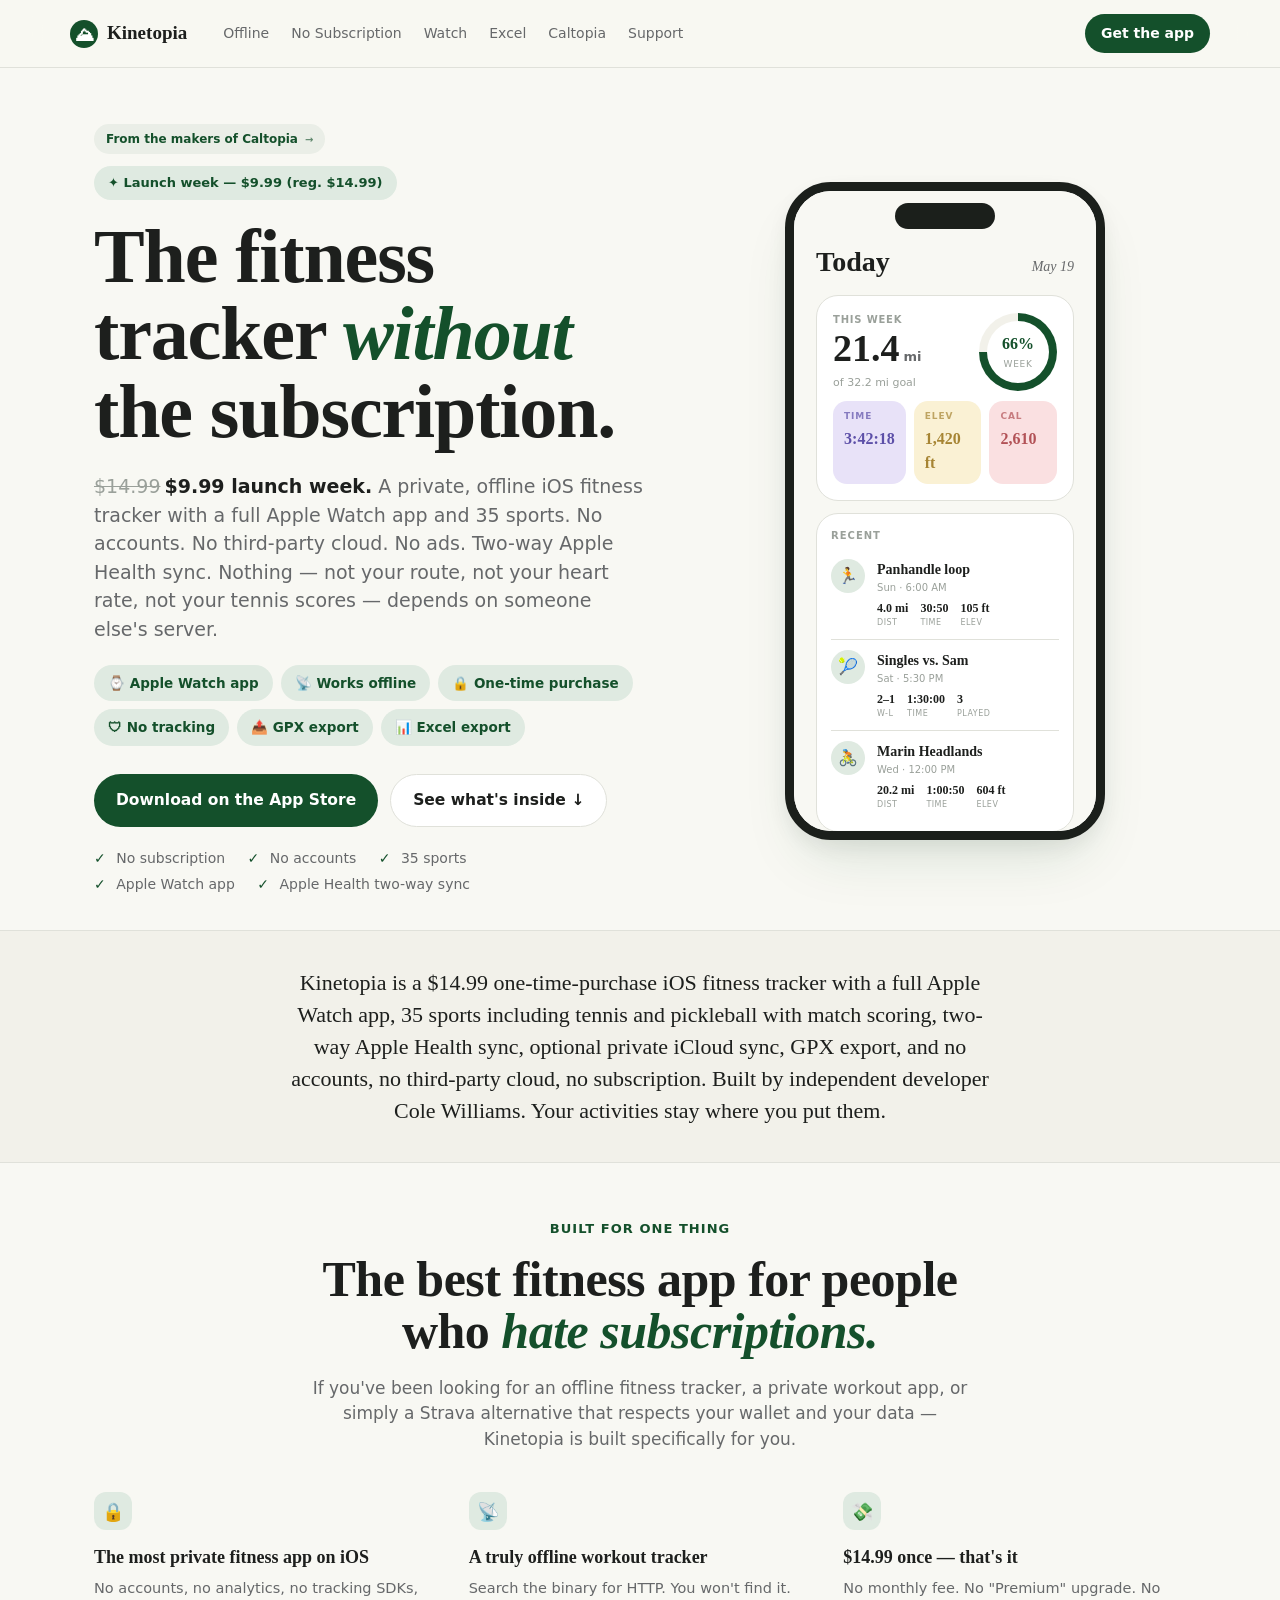
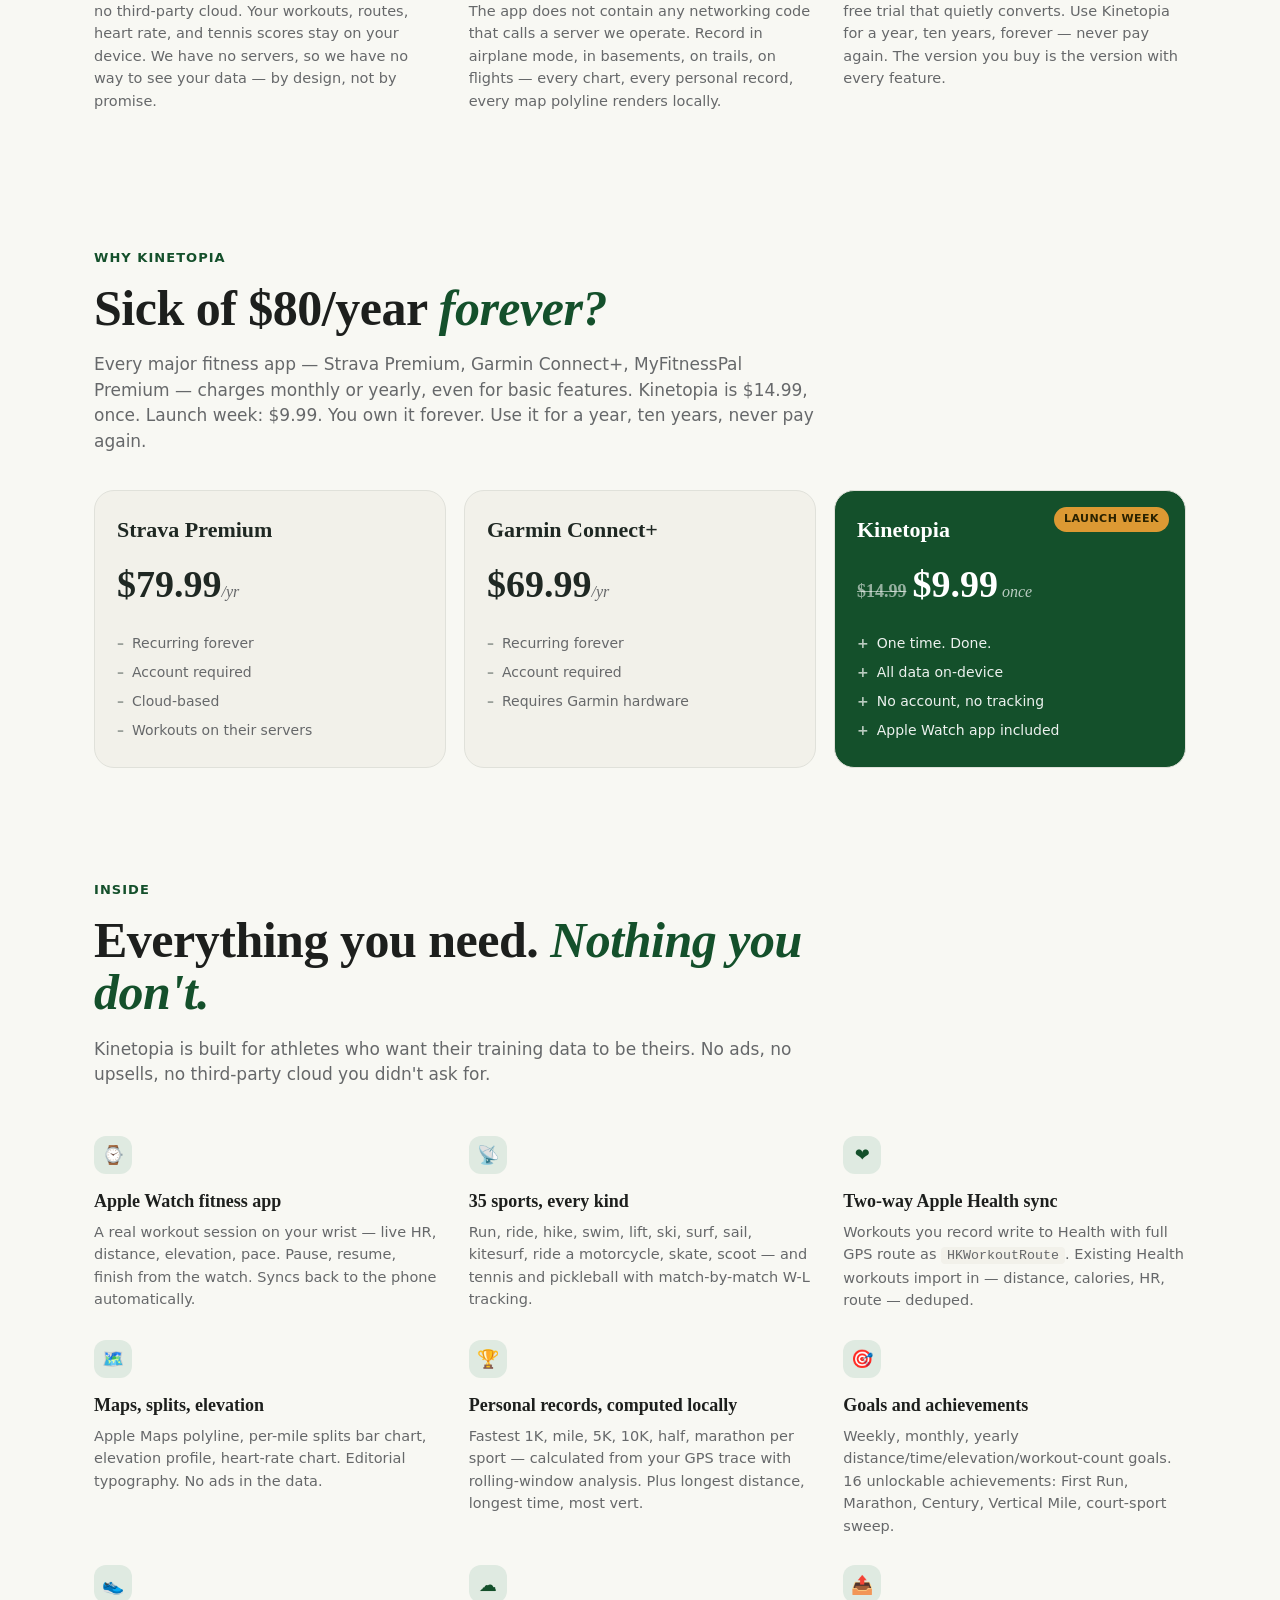
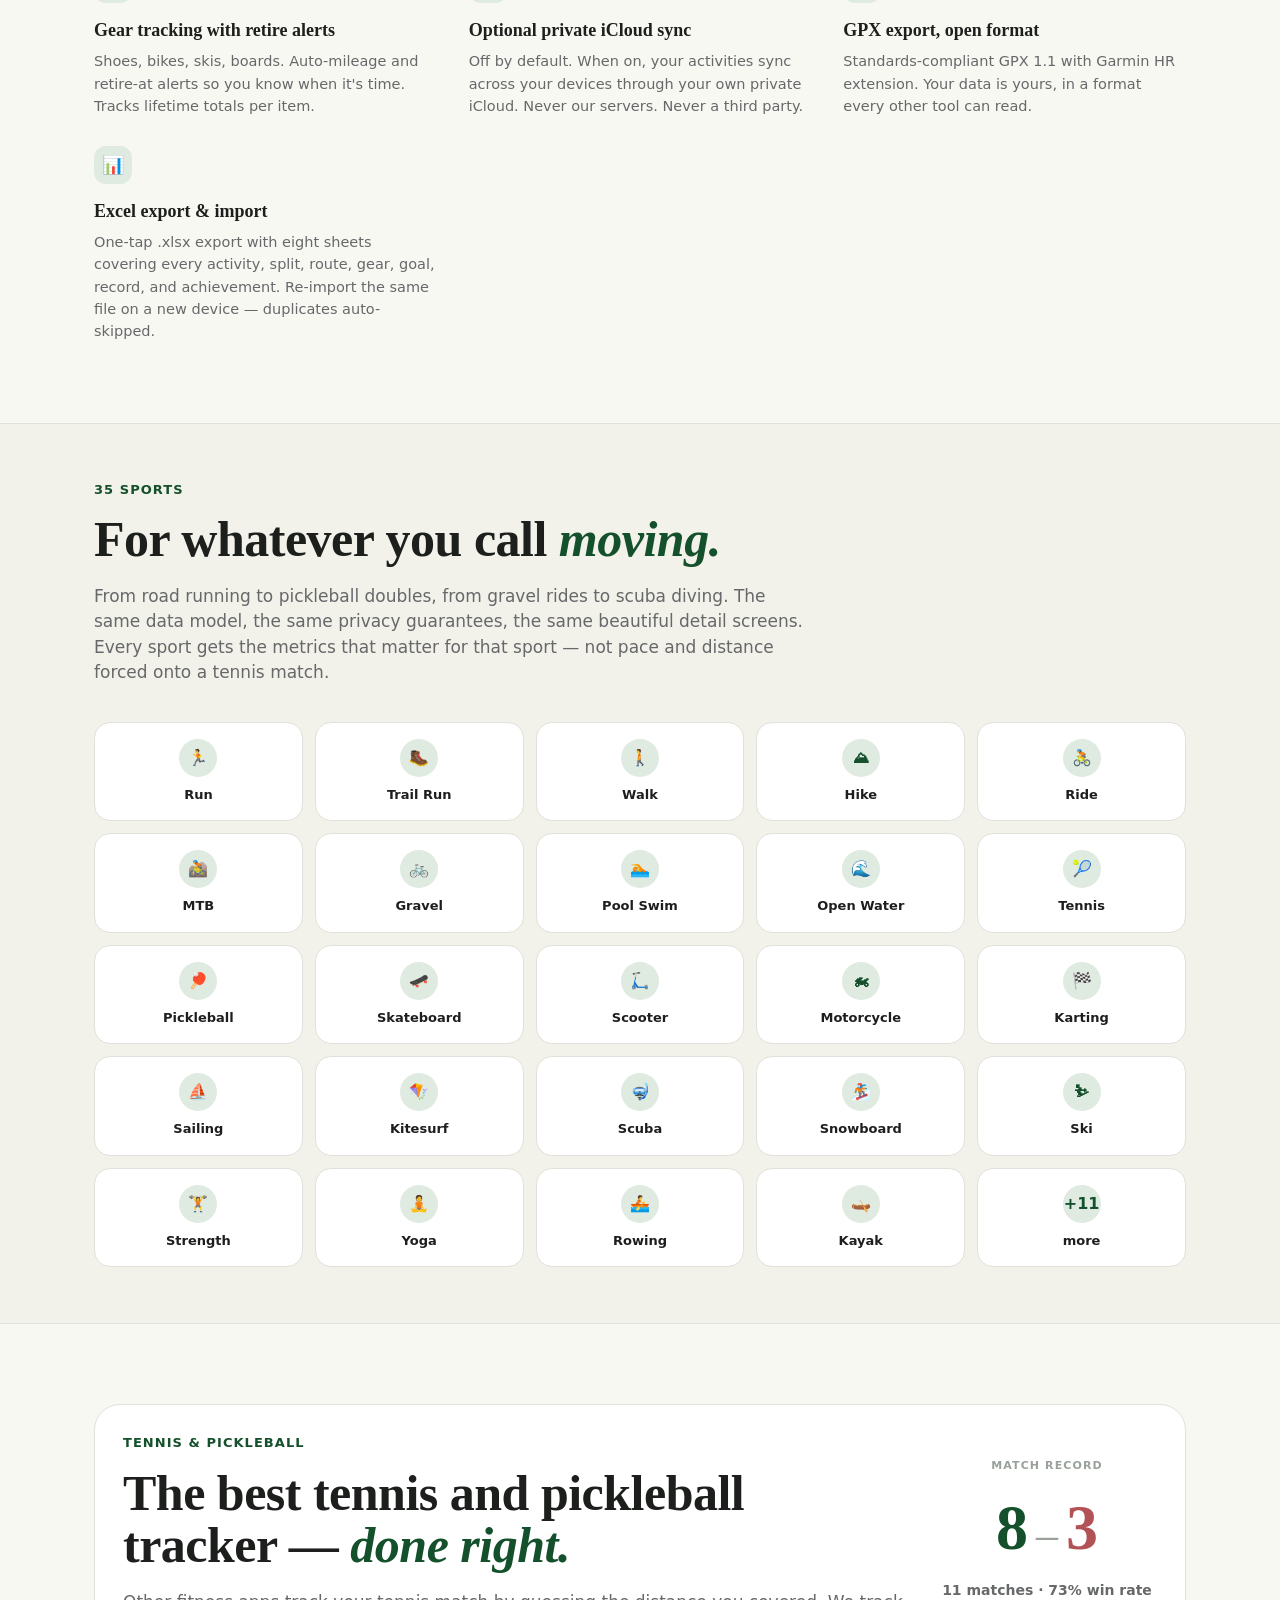
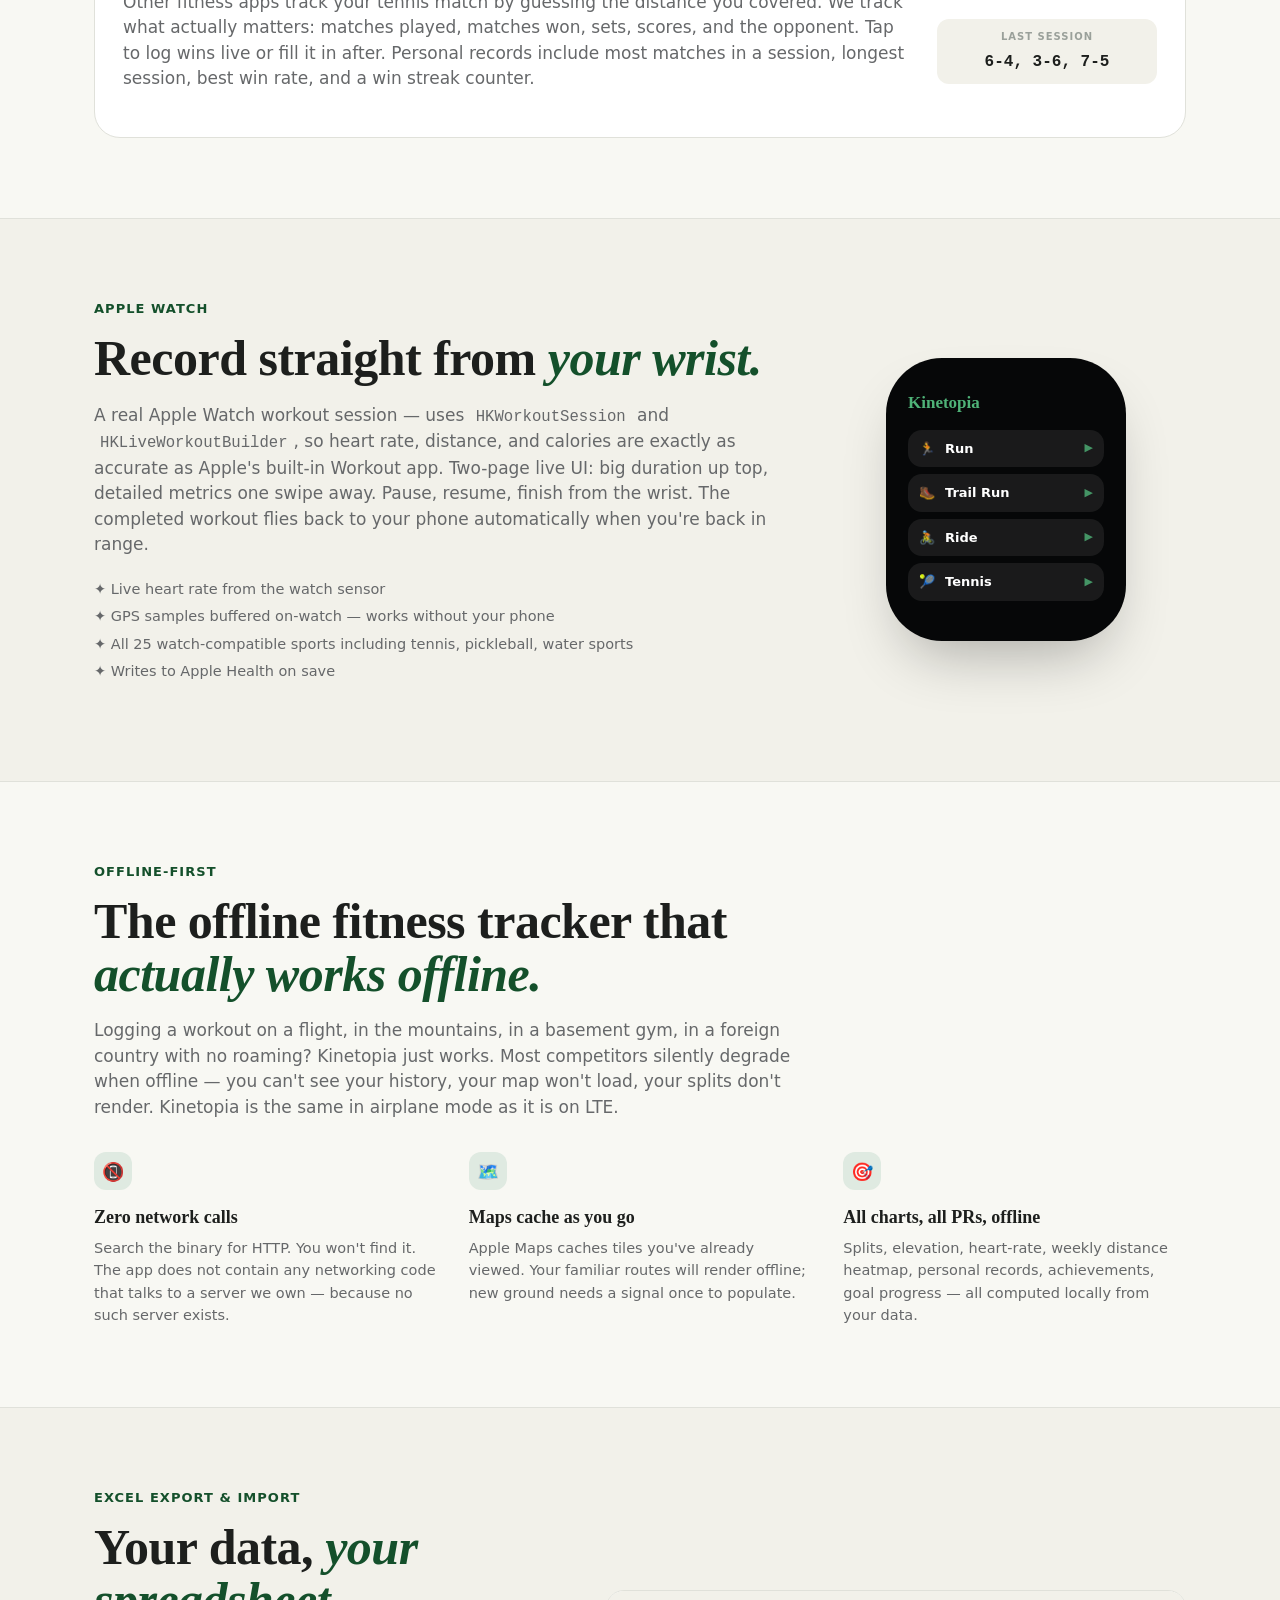
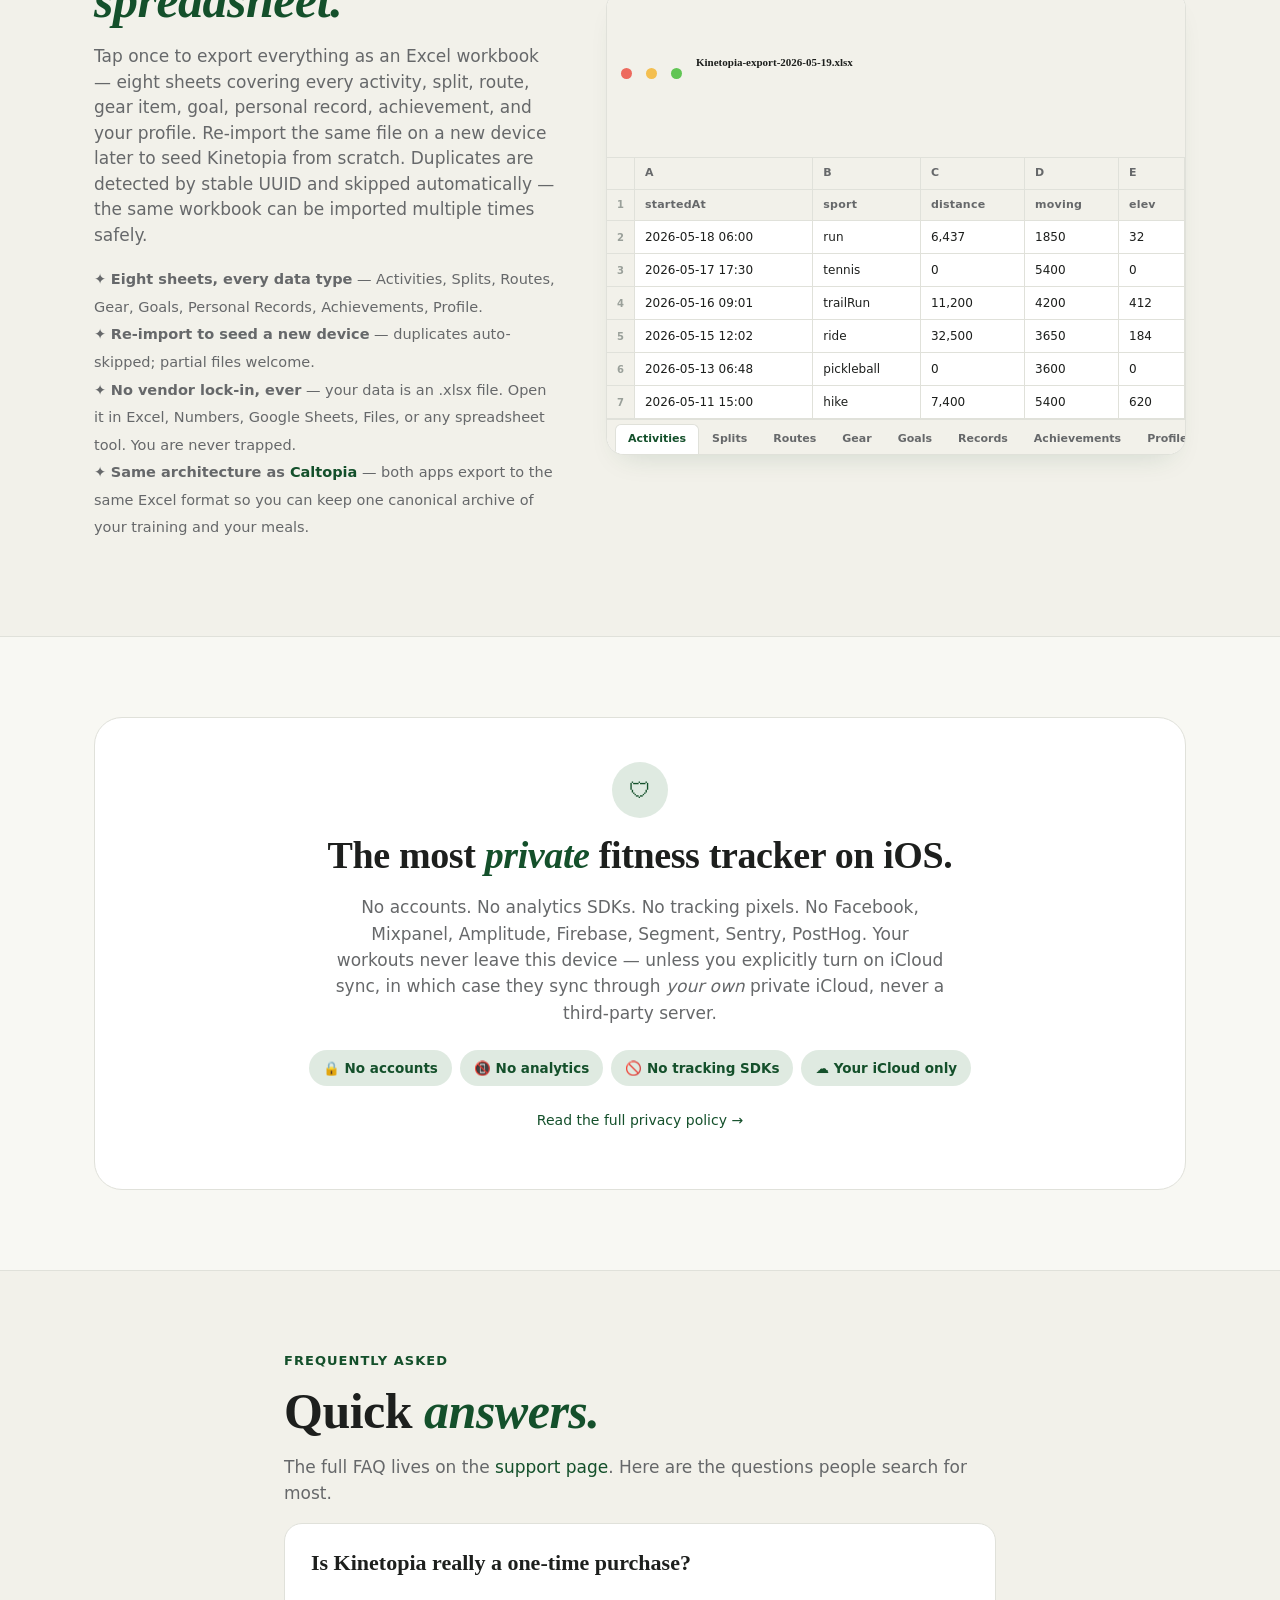
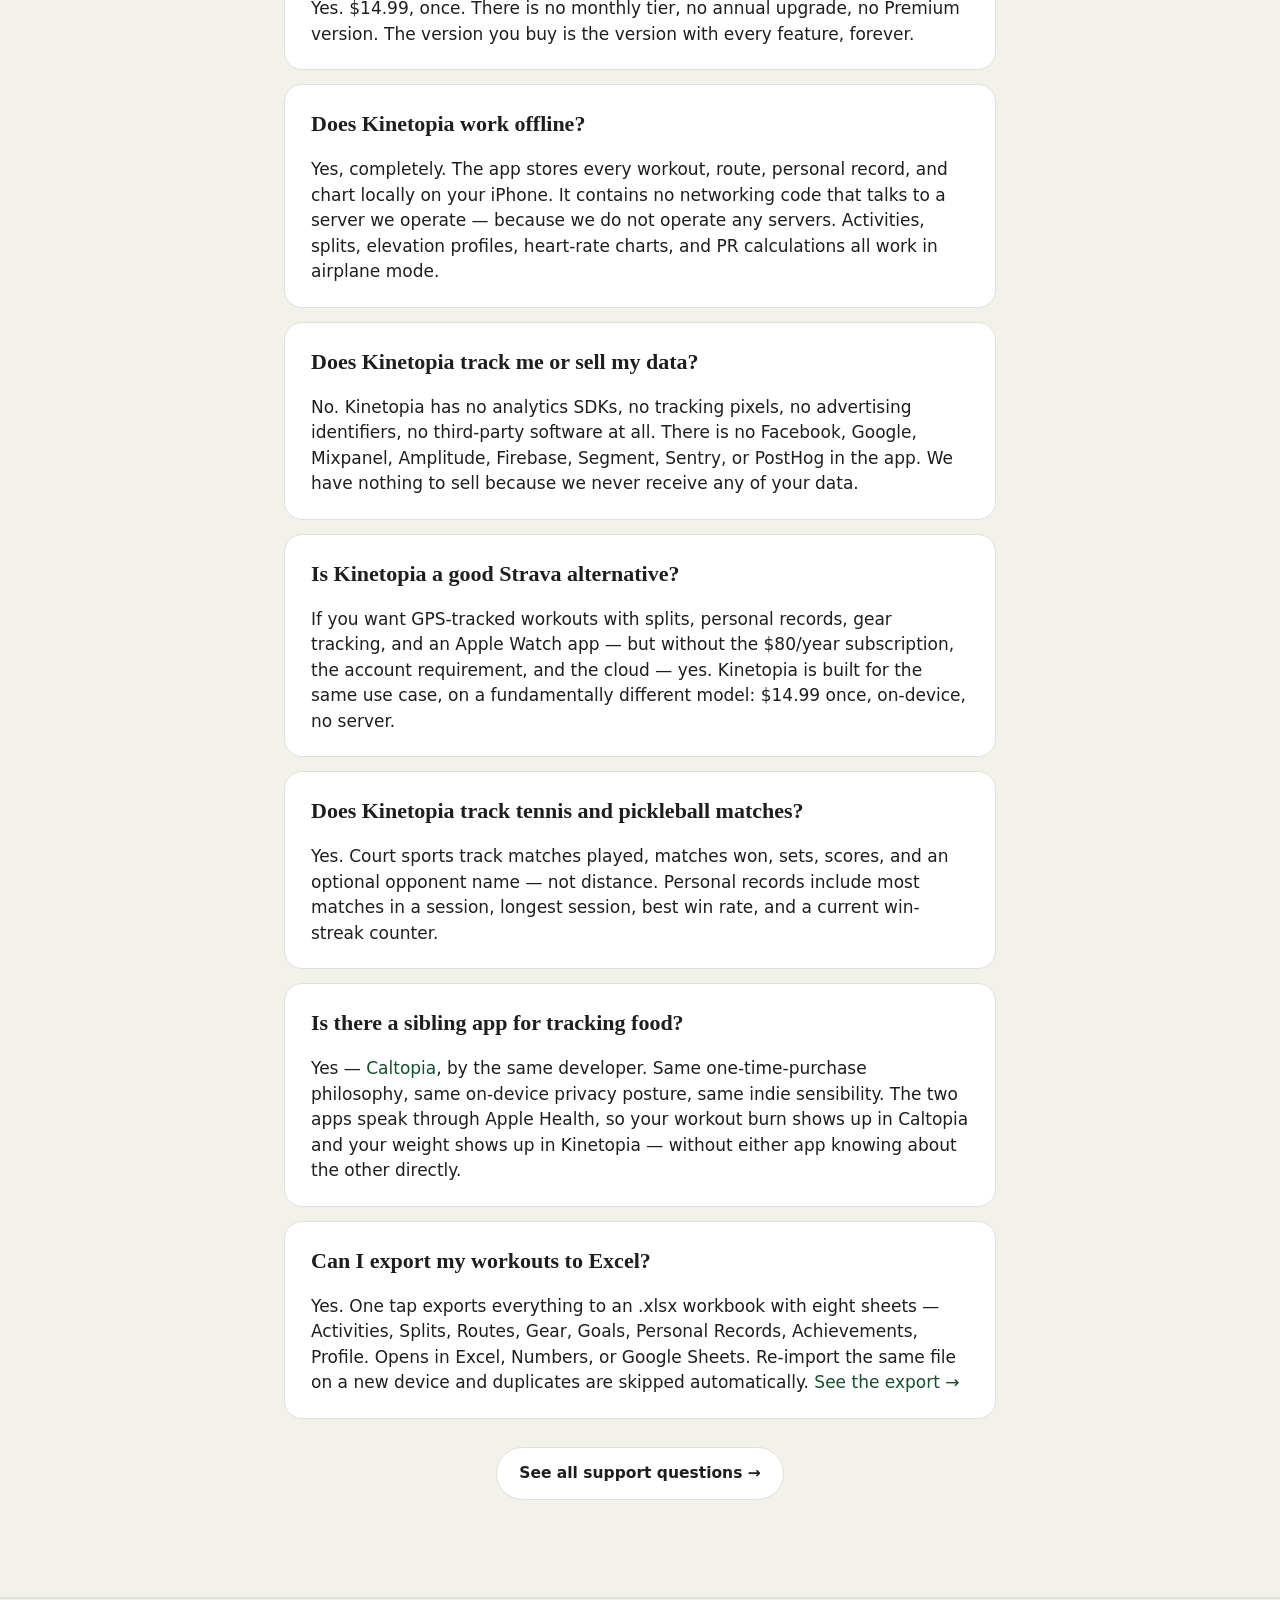
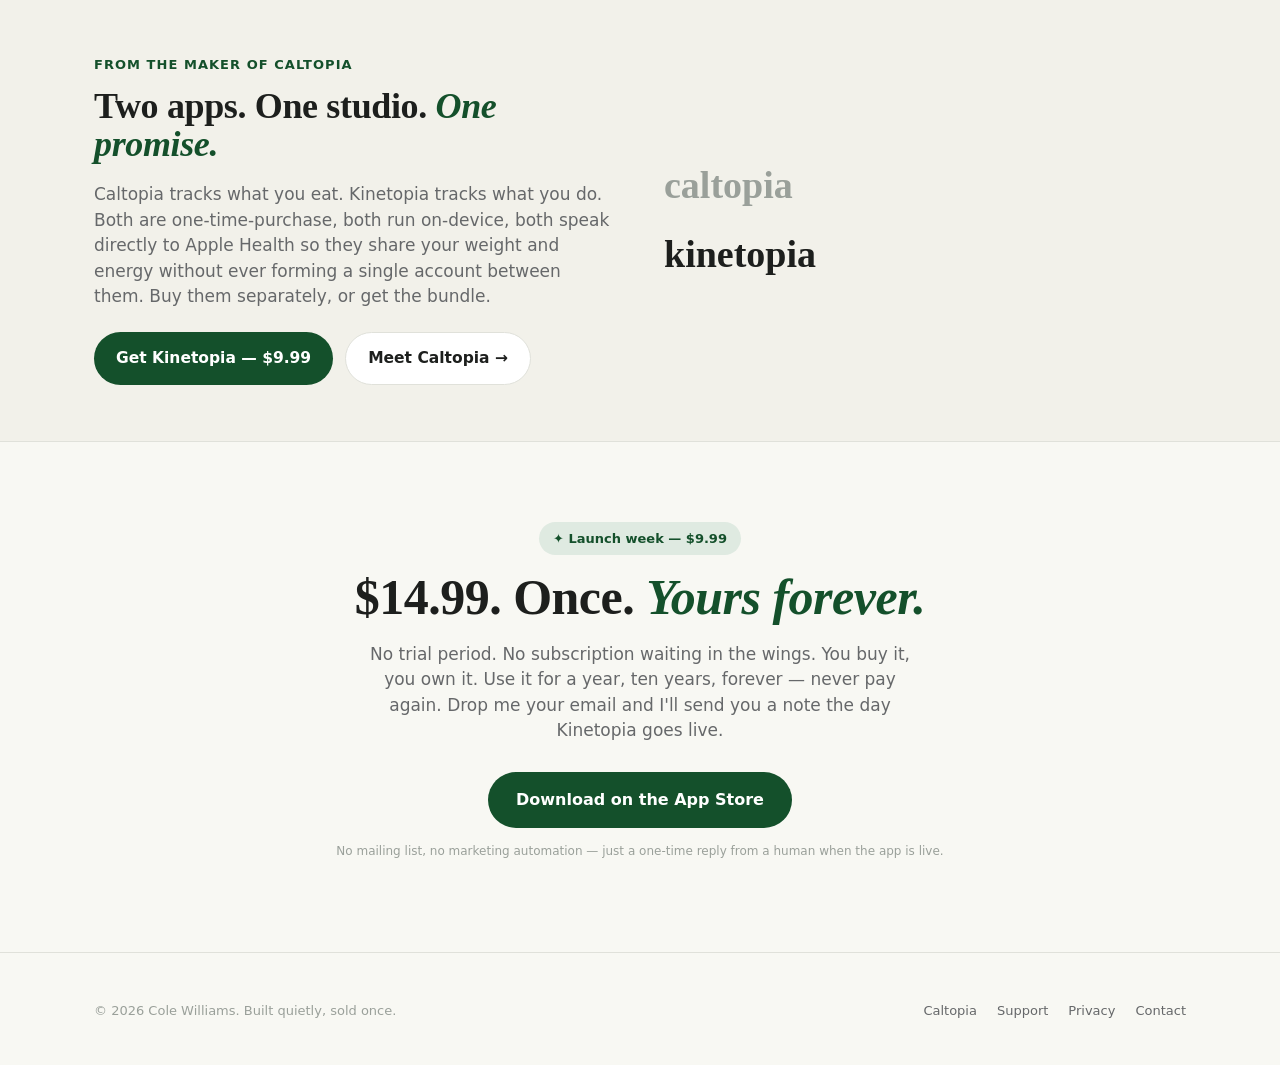
<file: index.html>
<!DOCTYPE html>
<html lang="en">
<head>
<meta charset="utf-8" />
<meta name="viewport" content="width=device-width, initial-scale=1, viewport-fit=cover" />
<meta name="robots" content="index, follow, max-image-preview:large, max-snippet:-1" />

<title>Kinetopia — Offline Fitness Tracker · Excel Export · No Subscription · $14.99 Once</title>
<meta name="description" content="Kinetopia is a private, offline iOS fitness tracker with an Apple Watch app, 35 sports including tennis and pickleball, two-way Apple Health sync, and full Excel export and import. No accounts, no third-party cloud, no subscription. $14.99 once. Yours forever." />
<meta name="keywords" content="offline fitness tracker, no subscription fitness app, private fitness app, one-time purchase fitness app, no tracking fitness app, Strava alternative, iPhone fitness tracker, Apple Watch fitness app, tennis tracker app, pickleball tracker app, fitness app no account, Excel export fitness app, spreadsheet workout export, export workouts to Excel, XLSX fitness export, fitness data backup spreadsheet, workout log spreadsheet" />
<meta name="author" content="Cole Williams" />
<link rel="canonical" href="https://kinetopia.org/" />

<!-- Open Graph -->
<meta property="og:type" content="website" />
<meta property="og:site_name" content="Kinetopia" />
<meta property="og:title" content="Kinetopia — Offline Fitness Tracker · $14.99 Once · No Subscription" />
<meta property="og:description" content="A private, offline-first iOS fitness tracker with an Apple Watch app and 35 sports. No accounts, no third-party cloud, no subscription. From the maker of Caltopia." />
<meta property="og:url" content="https://kinetopia.org/" />
<meta property="og:image" content="https://kinetopia.org/og.png" />
<meta property="og:image:width" content="1200" />
<meta property="og:image:height" content="630" />
<meta property="og:locale" content="en_US" />

<!-- Twitter -->
<meta name="twitter:card" content="summary_large_image" />
<meta name="twitter:title" content="Kinetopia — Offline Fitness Tracker · $14.99 Once" />
<meta name="twitter:description" content="A private, offline iOS fitness tracker. No subscription. No accounts. No third-party cloud. 35 sports including tennis and pickleball." />
<meta name="twitter:image" content="https://kinetopia.org/og.png" />

<meta name="theme-color" content="#F8F8F3" />
<meta name="apple-mobile-web-app-title" content="Kinetopia" />
<meta name="application-name" content="Kinetopia" />
<meta name="format-detection" content="telephone=no" />

<link rel="icon" type="image/png" sizes="32x32" href="/favicon-32.png" />
<link rel="icon" type="image/png" sizes="16x16" href="/favicon-16.png" />
<link rel="apple-touch-icon" sizes="180x180" href="/apple-touch-icon.png" />
<link rel="stylesheet" href="styles.css" />
<link rel="sitemap" type="application/xml" href="/sitemap.xml" />
<link rel="alternate" type="application/rss+xml" title="Kinetopia" href="/" />

<!-- ============ Structured data ============ -->
<script type="application/ld+json">
{
  "@context": "https://schema.org",
  "@type": "SoftwareApplication",
  "name": "Kinetopia",
  "applicationCategory": "HealthApplication",
  "applicationSubCategory": "Fitness",
  "operatingSystem": "iOS 17+, watchOS 10+",
  "url": "https://kinetopia.org/",
  "description": "Private, offline iOS fitness tracker with an Apple Watch app, 35 sports including tennis and pickleball, two-way Apple Health sync, optional private iCloud sync, GPX export, and no accounts, no third-party cloud, no subscription.",
  "offers": {
    "@type": "Offer",
    "price": "14.99",
    "priceCurrency": "USD",
    "availability": "https://schema.org/InStock",
    "category": "OneTimePurchase"
  },
  "featureList": [
    "GPS-tracked workouts with splits and elevation",
    "Apple Watch app with HKWorkoutSession",
    "Two-way Apple Health sync",
    "Optional private iCloud sync (your own account)",
    "35 sports including running, cycling, hiking, swimming, tennis, pickleball, motor sports, water sports, skateboarding",
    "Personal records (fastest 1K, mile, 5K, 10K, half, marathon, longest, most vert)",
    "Match-by-match win/loss tracking for tennis and pickleball",
    "16 unlockable achievements",
    "Gear tracking with retirement mileage alerts",
    "Goals: weekly, monthly, yearly",
    "GPX export with Garmin HR extension",
    "Excel (XLSX) export and import — 8 sheets, deduped on re-import",
    "Works fully offline",
    "No accounts, no analytics, no third-party cloud"
  ],
  "publisher": {
    "@type": "Person",
    "name": "Cole Williams",
    "url": "https://kinetopia.org/",
    "email": "contact@kinetopia.org"
  },
  "isAccessibleForFree": false,
  "inLanguage": "en"
}
</script>

<script type="application/ld+json">
{
  "@context": "https://schema.org",
  "@type": "Organization",
  "name": "Kinetopia",
  "url": "https://kinetopia.org/",
  "logo": "https://kinetopia.org/og.png",
  "founder": {
    "@type": "Person",
    "name": "Cole Williams"
  },
  "contactPoint": [
    {
      "@type": "ContactPoint",
      "email": "support@kinetopia.org",
      "contactType": "Customer Support",
      "availableLanguage": "English"
    },
    {
      "@type": "ContactPoint",
      "email": "contact@kinetopia.org",
      "contactType": "General Inquiry",
      "availableLanguage": "English"
    }
  ],
  "sameAs": [
    "https://caltopia.org/"
  ]
}
</script>

<script type="application/ld+json">
{
  "@context": "https://schema.org",
  "@type": "FAQPage",
  "mainEntity": [
    {
      "@type": "Question",
      "name": "Is Kinetopia really a one-time purchase?",
      "acceptedAnswer": {
        "@type": "Answer",
        "text": "Yes. $14.99, once. There is no monthly tier, no annual upgrade, no Premium version. The version you buy is the version with every feature, forever."
      }
    },
    {
      "@type": "Question",
      "name": "Does Kinetopia work offline?",
      "acceptedAnswer": {
        "@type": "Answer",
        "text": "Yes, completely. The app stores every workout, route, personal record, and chart locally on your iPhone. It contains no networking code that talks to a server we operate, because we do not operate any servers. Activities, splits, elevation profiles, heart-rate charts, and PR calculations all work in airplane mode."
      }
    },
    {
      "@type": "Question",
      "name": "Does Kinetopia track me or sell my data?",
      "acceptedAnswer": {
        "@type": "Answer",
        "text": "No. Kinetopia has no analytics SDKs, no tracking pixels, no advertising identifiers, no third-party software at all. There is no Facebook, Google, Mixpanel, Amplitude, Firebase, Segment, Sentry, or PostHog in the app. We have nothing to sell because we never receive any of your data."
      }
    },
    {
      "@type": "Question",
      "name": "Do I need an account to use Kinetopia?",
      "acceptedAnswer": {
        "@type": "Answer",
        "text": "No. Kinetopia has no accounts at all. You install the app, you use it. Nothing to sign up for, no email to give us, no password to forget."
      }
    },
    {
      "@type": "Question",
      "name": "Is Kinetopia a Strava alternative?",
      "acceptedAnswer": {
        "@type": "Answer",
        "text": "It is built for the same use case — recording GPS workouts, tracking splits and personal records, watching your training over time — but with a fundamentally different model. No accounts, no servers, no subscription, no third-party cloud. Strava costs about $80 per year forever; Kinetopia is $14.99 once."
      }
    },
    {
      "@type": "Question",
      "name": "Does Kinetopia have an Apple Watch app?",
      "acceptedAnswer": {
        "@type": "Answer",
        "text": "Yes. The watch app uses Apple's HKWorkoutSession and HKLiveWorkoutBuilder for accurate live heart rate, distance, and calories. It can record without your phone in range and sends the completed workout to the phone automatically once they reconnect."
      }
    },
    {
      "@type": "Question",
      "name": "How many sports does Kinetopia support?",
      "acceptedAnswer": {
        "@type": "Answer",
        "text": "Thirty-five sports, including running, trail running, walking, hiking, cycling, mountain biking, gravel, swimming, open water, tennis, pickleball, skateboarding, scooter, motorcycle, motocross, karting, sailing, windsurf, kitesurf, water ski, wakeboard, scuba, snorkel, downhill skiing, snowboarding, cross-country skiing, kayak, SUP, surf, rowing, elliptical, yoga, HIIT, strength, and other."
      }
    },
    {
      "@type": "Question",
      "name": "Does Kinetopia track tennis and pickleball matches?",
      "acceptedAnswer": {
        "@type": "Answer",
        "text": "Yes. Court sports track matches played, matches won, sets won, set scores, and an optional opponent name — not distance. Personal records include most matches in a session, longest session, best win rate, and a current win-streak counter."
      }
    },
    {
      "@type": "Question",
      "name": "Where is my data stored?",
      "acceptedAnswer": {
        "@type": "Answer",
        "text": "On your iPhone, in a local SwiftData database, by default. If you optionally enable iCloud sync, your data is mirrored to your own private CloudKit database in your iCloud account — never to our servers, never to a third party. We do not have any servers."
      }
    },
    {
      "@type": "Question",
      "name": "Is there a sibling app for tracking food?",
      "acceptedAnswer": {
        "@type": "Answer",
        "text": "Yes — Caltopia, by the same developer. Caltopia is a one-time-purchase iOS calorie tracker with the same on-device, no-account, no-third-party-cloud philosophy. The two apps speak through Apple Health, so your workout burn shows up in Caltopia and your weight shows up in Kinetopia, without either app knowing about the other directly."
      }
    },
    {
      "@type": "Question",
      "name": "Can I export my workouts to Excel?",
      "acceptedAnswer": {
        "@type": "Answer",
        "text": "Yes. One tap exports everything to an .xlsx workbook with eight sheets: Activities, Splits, Routes, Gear, Goals, Personal Records, Achievements, and Profile. The file opens in Excel, Numbers, or Google Sheets. There is no vendor lock-in — your data is a spreadsheet anyone can read."
      }
    },
    {
      "@type": "Question",
      "name": "Can I re-import an Excel file from a previous export?",
      "acceptedAnswer": {
        "@type": "Answer",
        "text": "Yes. Re-import the same workbook on a new device — or after a fresh install — and Kinetopia rebuilds everything from it. Duplicates are detected by stable UUID and skipped automatically, so the same file can be imported multiple times safely."
      }
    }
  ]
}
</script>
</head>
<body>

<nav class="top">
  <div class="container inner">
    <a href="/" class="logo"><span class="mark">⛰</span> Kinetopia</a>
    <div class="links">
      <a href="#offline">Offline</a>
      <a href="#subscription">No Subscription</a>
      <a href="#watch">Watch</a>
      <a href="#excel">Excel</a>
      <a href="/caltopia">Caltopia</a>
      <a href="/support">Support</a>
    </div>
    <div class="spacer"></div>
    <a href="https://apps.apple.com/app/id6771130897" class="cta">Get the app</a>
  </div>
</nav>

<!-- ---------- HERO ---------- -->
<section class="hero">
  <div class="container">
    <div class="grid">
      <div>
        <a href="/caltopia" class="made-by-tag">From the makers of Caltopia <span class="arrow">→</span></a>
        <br>
        <span class="pill">✦ Launch week — $9.99 (reg. $14.99)</span>
        <h1>The fitness tracker <span class="accent">without</span> the subscription.</h1>
        <p class="lede">
          <span class="strike">$14.99</span><span style="font-weight:600;color:var(--ink);">$9.99 launch week.</span> A private, offline iOS fitness tracker with a full Apple Watch app and 35 sports. No accounts. No third-party cloud. No ads. Two-way Apple Health sync. Nothing — not your route, not your heart rate, not your tennis scores — depends on someone else's server.
        </p>
        <div class="chips">
          <span class="chip">⌚ Apple Watch app</span>
          <span class="chip">📡 Works offline</span>
          <span class="chip">🔒 One-time purchase</span>
          <span class="chip">🛡 No tracking</span>
          <span class="chip">📤 GPX export</span>
          <span class="chip">📊 Excel export</span>
        </div>
        <div class="cta-row">
          <a class="btn-primary" href="https://apps.apple.com/app/id6771130897"> Download on the App Store</a>
          <a class="btn-ghost" href="#features">See what's inside ↓</a>
        </div>
        <div class="features-list">
          <span><span class="check">✓</span> No subscription</span>
          <span><span class="check">✓</span> No accounts</span>
          <span><span class="check">✓</span> 35 sports</span><br>
          <span><span class="check">✓</span> Apple Watch app</span>
          <span><span class="check">✓</span> Apple Health two-way sync</span>
        </div>
      </div>

      <!-- Phone mockup -->
      <div class="phone-wrap">
        <div class="phone" aria-hidden="true">
          <div class="notch"></div>
          <div class="screen">
            <div class="h-today">
              <div class="title">Today</div>
              <div class="date">May 19</div>
            </div>
            <div class="ring-card">
              <div class="ring-row">
                <div class="ring-col">
                  <div class="small">This week</div>
                  <div><span class="big">21.4</span><span class="unit">mi</span></div>
                  <div class="sub">of 32.2 mi goal</div>
                </div>
                <div class="ring"><div class="inner"><div class="pct">66%</div><div class="lbl">Week</div></div></div>
              </div>
              <div class="pillrow">
                <div class="data-pill lavender"><div class="label">Time</div><div class="v">3:42:18</div></div>
                <div class="data-pill butter"><div class="label">Elev</div><div class="v">1,420 ft</div></div>
                <div class="data-pill blush"><div class="label">Cal</div><div class="v">2,610</div></div>
              </div>
            </div>

            <div class="activity-card">
              <div class="ac-sec">Recent</div>
              <div class="ac-row">
                <div class="ac-icon">🏃</div>
                <div class="ac-meta">
                  <div class="t">Panhandle loop</div>
                  <div class="d">Sun · 6:00 AM</div>
                  <div class="s">
                    <div class="col"><div class="v">4.0 mi</div><div class="l">Dist</div></div>
                    <div class="col"><div class="v">30:50</div><div class="l">Time</div></div>
                    <div class="col"><div class="v">105 ft</div><div class="l">Elev</div></div>
                  </div>
                </div>
              </div>
              <div class="ac-row">
                <div class="ac-icon">🎾</div>
                <div class="ac-meta">
                  <div class="t">Singles vs. Sam</div>
                  <div class="d">Sat · 5:30 PM</div>
                  <div class="s">
                    <div class="col"><div class="v">2–1</div><div class="l">W-L</div></div>
                    <div class="col"><div class="v">1:30:00</div><div class="l">Time</div></div>
                    <div class="col"><div class="v">3</div><div class="l">Played</div></div>
                  </div>
                </div>
              </div>
              <div class="ac-row">
                <div class="ac-icon">🚴</div>
                <div class="ac-meta">
                  <div class="t">Marin Headlands</div>
                  <div class="d">Wed · 12:00 PM</div>
                  <div class="s">
                    <div class="col"><div class="v">20.2 mi</div><div class="l">Dist</div></div>
                    <div class="col"><div class="v">1:00:50</div><div class="l">Time</div></div>
                    <div class="col"><div class="v">604 ft</div><div class="l">Elev</div></div>
                  </div>
                </div>
              </div>
            </div>

            <div class="tabbar">
              <div class="t active"><span class="ic">◐</span>Today</div>
              <div class="t"><span class="ic">📋</span>List</div>
              <div class="t"><span class="ic">⏺</span>Record</div>
              <div class="t"><span class="ic">📈</span>Progress</div>
              <div class="t"><span class="ic">👤</span>You</div>
            </div>
          </div>
        </div>
      </div>
    </div>
  </div>
</section>

<!-- ---------- Description band ---------- -->
<div class="band">
  <div class="container">
    <div class="body-row">
      Kinetopia is a $14.99 one-time-purchase iOS fitness tracker with a full Apple Watch app, 35 sports including tennis and pickleball with match scoring, two-way Apple Health sync, optional private iCloud sync, GPX export, and no accounts, no third-party cloud, no subscription. Built by independent developer Cole Williams. Your activities stay where you put them.
    </div>
  </div>
</div>

<!-- ---------- "The best X for Y" — SEO targeted ---------- -->
<section class="tight">
  <div class="container">
    <div class="section-lead" style="text-align: center; margin: 0 auto;">
      <div class="section-eyebrow">Built for one thing</div>
      <h2>The best fitness app for people who <span class="accent">hate subscriptions.</span></h2>
      <p class="body" style="max-width: 660px; margin: 0 auto;">If you've been looking for an offline fitness tracker, a private workout app, or simply a Strava alternative that respects your wallet and your data — Kinetopia is built specifically for you.</p>
    </div>
    <div class="feat-grid" style="margin-top: 40px;">
      <div class="feat">
        <div class="icn">🔒</div>
        <div class="title">The most private fitness app on iOS</div>
        <div class="desc">No accounts, no analytics, no tracking SDKs, no third-party cloud. Your workouts, routes, heart rate, and tennis scores stay on your device. We have no servers, so we have no way to see your data — by design, not by promise.</div>
      </div>
      <div class="feat">
        <div class="icn">📡</div>
        <div class="title">A truly offline workout tracker</div>
        <div class="desc">Search the binary for HTTP. You won't find it. The app does not contain any networking code that calls a server we operate. Record in airplane mode, in basements, on trails, on flights — every chart, every personal record, every map polyline renders locally.</div>
      </div>
      <div class="feat">
        <div class="icn">💸</div>
        <div class="title">$14.99 once — that's it</div>
        <div class="desc">No monthly fee. No "Premium" upgrade. No free trial that quietly converts. Use Kinetopia for a year, ten years, forever — never pay again. The version you buy is the version with every feature.</div>
      </div>
    </div>
  </div>
</section>

<!-- ---------- Why Kinetopia / pricing ---------- -->
<section id="subscription">
  <div class="container">
    <div class="section-lead">
      <div class="section-eyebrow">Why Kinetopia</div>
      <h2>Sick of $80/year <span class="accent">forever?</span></h2>
      <p class="body">Every major fitness app — Strava Premium, Garmin Connect+, MyFitnessPal Premium — charges monthly or yearly, even for basic features. Kinetopia is $14.99, once. Launch week: $9.99. You own it forever. Use it for a year, ten years, never pay again.</p>
    </div>

    <div class="compare">
      <div class="comp-card them">
        <div class="name">Strava Premium</div>
        <div class="price">$79.99<span class="small">/yr</span></div>
        <ul>
          <li>Recurring forever</li>
          <li>Account required</li>
          <li>Cloud-based</li>
          <li>Workouts on their servers</li>
        </ul>
      </div>
      <div class="comp-card them">
        <div class="name">Garmin Connect+</div>
        <div class="price">$69.99<span class="small">/yr</span></div>
        <ul>
          <li>Recurring forever</li>
          <li>Account required</li>
          <li>Requires Garmin hardware</li>
        </ul>
      </div>
      <div class="comp-card us">
        <span class="badge">LAUNCH WEEK</span>
        <div class="name">Kinetopia</div>
        <div class="price"><span class="strike">$14.99</span>$9.99<span class="small"> once</span></div>
        <ul>
          <li>One time. Done.</li>
          <li>All data on-device</li>
          <li>No account, no tracking</li>
          <li>Apple Watch app included</li>
        </ul>
      </div>
    </div>
  </div>
</section>

<!-- ---------- Features ---------- -->
<section id="features" style="padding-top: 32px;">
  <div class="container">
    <div class="section-lead">
      <div class="section-eyebrow">Inside</div>
      <h2>Everything you need. <span class="accent">Nothing you don't.</span></h2>
      <p class="body">Kinetopia is built for athletes who want their training data to be theirs. No ads, no upsells, no third-party cloud you didn't ask for.</p>
    </div>

    <div class="feat-grid">
      <div class="feat">
        <div class="icn">⌚</div>
        <div class="title">Apple Watch fitness app</div>
        <div class="desc">A real workout session on your wrist — live HR, distance, elevation, pace. Pause, resume, finish from the watch. Syncs back to the phone automatically.</div>
      </div>
      <div class="feat">
        <div class="icn">📡</div>
        <div class="title">35 sports, every kind</div>
        <div class="desc">Run, ride, hike, swim, lift, ski, surf, sail, kitesurf, ride a motorcycle, skate, scoot — and tennis and pickleball with match-by-match W-L tracking.</div>
      </div>
      <div class="feat">
        <div class="icn">❤️</div>
        <div class="title">Two-way Apple Health sync</div>
        <div class="desc">Workouts you record write to Health with full GPS route as <code>HKWorkoutRoute</code>. Existing Health workouts import in — distance, calories, HR, route — deduped.</div>
      </div>
      <div class="feat">
        <div class="icn">🗺️</div>
        <div class="title">Maps, splits, elevation</div>
        <div class="desc">Apple Maps polyline, per-mile splits bar chart, elevation profile, heart-rate chart. Editorial typography. No ads in the data.</div>
      </div>
      <div class="feat">
        <div class="icn">🏆</div>
        <div class="title">Personal records, computed locally</div>
        <div class="desc">Fastest 1K, mile, 5K, 10K, half, marathon per sport — calculated from your GPS trace with rolling-window analysis. Plus longest distance, longest time, most vert.</div>
      </div>
      <div class="feat">
        <div class="icn">🎯</div>
        <div class="title">Goals and achievements</div>
        <div class="desc">Weekly, monthly, yearly distance/time/elevation/workout-count goals. 16 unlockable achievements: First Run, Marathon, Century, Vertical Mile, court-sport sweep.</div>
      </div>
      <div class="feat">
        <div class="icn">👟</div>
        <div class="title">Gear tracking with retire alerts</div>
        <div class="desc">Shoes, bikes, skis, boards. Auto-mileage and retire-at alerts so you know when it's time. Tracks lifetime totals per item.</div>
      </div>
      <div class="feat">
        <div class="icn">☁️</div>
        <div class="title">Optional private iCloud sync</div>
        <div class="desc">Off by default. When on, your activities sync across your devices through your own private iCloud. Never our servers. Never a third party.</div>
      </div>
      <div class="feat">
        <div class="icn">📤</div>
        <div class="title">GPX export, open format</div>
        <div class="desc">Standards-compliant GPX 1.1 with Garmin HR extension. Your data is yours, in a format every other tool can read.</div>
      </div>
      <div class="feat">
        <div class="icn">📊</div>
        <div class="title">Excel export &amp; import</div>
        <div class="desc">One-tap .xlsx export with eight sheets covering every activity, split, route, gear, goal, record, and achievement. Re-import the same file on a new device — duplicates auto-skipped.</div>
      </div>
    </div>
  </div>
</section>

<!-- ---------- Sports grid ---------- -->
<section id="sports" class="tight" style="background: var(--cream-deep); border-top: 1px solid var(--hairline); border-bottom: 1px solid var(--hairline);">
  <div class="container">
    <div class="section-lead">
      <div class="section-eyebrow">35 sports</div>
      <h2>For whatever you call <span class="accent">moving.</span></h2>
      <p class="body">From road running to pickleball doubles, from gravel rides to scuba diving. The same data model, the same privacy guarantees, the same beautiful detail screens. Every sport gets the metrics that matter for that sport — not pace and distance forced onto a tennis match.</p>
    </div>
    <div class="sports-grid">
      <div class="sport-cell"><div class="badge">🏃</div>Run</div>
      <div class="sport-cell"><div class="badge">🥾</div>Trail Run</div>
      <div class="sport-cell"><div class="badge">🚶</div>Walk</div>
      <div class="sport-cell"><div class="badge">⛰</div>Hike</div>
      <div class="sport-cell"><div class="badge">🚴</div>Ride</div>
      <div class="sport-cell"><div class="badge">🚵</div>MTB</div>
      <div class="sport-cell"><div class="badge">🚲</div>Gravel</div>
      <div class="sport-cell"><div class="badge">🏊</div>Pool Swim</div>
      <div class="sport-cell"><div class="badge">🌊</div>Open Water</div>
      <div class="sport-cell"><div class="badge">🎾</div>Tennis</div>
      <div class="sport-cell"><div class="badge">🏓</div>Pickleball</div>
      <div class="sport-cell"><div class="badge">🛹</div>Skateboard</div>
      <div class="sport-cell"><div class="badge">🛴</div>Scooter</div>
      <div class="sport-cell"><div class="badge">🏍</div>Motorcycle</div>
      <div class="sport-cell"><div class="badge">🏁</div>Karting</div>
      <div class="sport-cell"><div class="badge">⛵</div>Sailing</div>
      <div class="sport-cell"><div class="badge">🪁</div>Kitesurf</div>
      <div class="sport-cell"><div class="badge">🤿</div>Scuba</div>
      <div class="sport-cell"><div class="badge">🏂</div>Snowboard</div>
      <div class="sport-cell"><div class="badge">⛷</div>Ski</div>
      <div class="sport-cell"><div class="badge">🏋️</div>Strength</div>
      <div class="sport-cell"><div class="badge">🧘</div>Yoga</div>
      <div class="sport-cell"><div class="badge">🚣</div>Rowing</div>
      <div class="sport-cell"><div class="badge">🛶</div>Kayak</div>
      <div class="sport-cell"><div class="badge">+11</div>more</div>
    </div>
  </div>
</section>

<!-- ---------- Court sports ---------- -->
<section>
  <div class="container">
    <div class="court-card">
      <div class="court-row">
        <div>
          <div class="section-eyebrow">Tennis &amp; Pickleball</div>
          <h2>The best tennis and pickleball tracker — <span class="accent">done right.</span></h2>
          <p class="body" style="margin-top: 12px;">Other fitness apps track your tennis match by guessing the distance you covered. We track what actually matters: matches played, matches won, sets, scores, and the opponent. Tap to log wins live or fill it in after. Personal records include most matches in a session, longest session, best win rate, and a win streak counter.</p>
        </div>
        <div>
          <div style="text-align: center;">
            <div style="font-size: 11px; font-weight: 600; letter-spacing: 0.1em; color: var(--ink-faint); text-transform: uppercase;">Match record</div>
            <div class="wl-display" style="justify-content: center; margin-top: 6px;">
              <div class="w">8</div>
              <div class="dash">–</div>
              <div class="l">3</div>
            </div>
            <div class="wl-sub">11 matches · 73% win rate</div>
            <div style="margin-top: 18px; padding: 10px 14px; border-radius: 12px; background: var(--cream-deep);">
              <div style="font-size: 10px; font-weight: 600; letter-spacing: 0.1em; color: var(--ink-faint); text-transform: uppercase; margin-bottom: 6px;">Last session</div>
              <div class="scoreline">6-4, 3-6, 7-5</div>
            </div>
          </div>
        </div>
      </div>
    </div>
  </div>
</section>

<!-- ---------- Watch section ---------- -->
<section id="watch" style="background: var(--cream-deep); border-top: 1px solid var(--hairline); border-bottom: 1px solid var(--hairline);">
  <div class="container">
    <div class="watch-row">
      <div>
        <div class="section-eyebrow">Apple Watch</div>
        <h2>Record straight from <span class="accent">your wrist.</span></h2>
        <p class="body" style="margin-top: 12px;">A real Apple Watch workout session — uses <code>HKWorkoutSession</code> and <code>HKLiveWorkoutBuilder</code>, so heart rate, distance, and calories are exactly as accurate as Apple's built-in Workout app. Two-page live UI: big duration up top, detailed metrics one swipe away. Pause, resume, finish from the wrist. The completed workout flies back to your phone automatically when you're back in range.</p>
        <ul style="margin-top: 18px; padding-left: 0; list-style: none; color: var(--ink-dim); font-size: 14.5px; line-height: 1.9;">
          <li>✦ Live heart rate from the watch sensor</li>
          <li>✦ GPS samples buffered on-watch — works without your phone</li>
          <li>✦ All 25 watch-compatible sports including tennis, pickleball, water sports</li>
          <li>✦ Writes to Apple Health on save</li>
        </ul>
      </div>

      <div>
        <div class="watch-mock">
          <div class="title">Kinetopia</div>
          <div class="item"><span class="ic">🏃</span> Run <span class="arr">▶</span></div>
          <div class="item"><span class="ic">🥾</span> Trail Run <span class="arr">▶</span></div>
          <div class="item"><span class="ic">🚴</span> Ride <span class="arr">▶</span></div>
          <div class="item"><span class="ic">🎾</span> Tennis <span class="arr">▶</span></div>
        </div>
      </div>
    </div>
  </div>
</section>

<!-- ---------- Offline ---------- -->
<section id="offline">
  <div class="container">
    <div class="section-lead">
      <div class="section-eyebrow">Offline-first</div>
      <h2>The offline fitness tracker that <span class="accent">actually works offline.</span></h2>
      <p class="body">Logging a workout on a flight, in the mountains, in a basement gym, in a foreign country with no roaming? Kinetopia just works. Most competitors silently degrade when offline — you can't see your history, your map won't load, your splits don't render. Kinetopia is the same in airplane mode as it is on LTE.</p>
    </div>

    <div class="feat-grid" style="margin-top: 32px;">
      <div class="feat">
        <div class="icn">📵</div>
        <div class="title">Zero network calls</div>
        <div class="desc">Search the binary for HTTP. You won't find it. The app does not contain any networking code that talks to a server we own — because no such server exists.</div>
      </div>
      <div class="feat">
        <div class="icn">🗺️</div>
        <div class="title">Maps cache as you go</div>
        <div class="desc">Apple Maps caches tiles you've already viewed. Your familiar routes will render offline; new ground needs a signal once to populate.</div>
      </div>
      <div class="feat">
        <div class="icn">🎯</div>
        <div class="title">All charts, all PRs, offline</div>
        <div class="desc">Splits, elevation, heart-rate, weekly distance heatmap, personal records, achievements, goal progress — all computed locally from your data.</div>
      </div>
    </div>
  </div>
</section>

<!-- ---------- Excel export & import ---------- -->
<section id="excel" style="background: var(--cream-deep); border-top: 1px solid var(--hairline); border-bottom: 1px solid var(--hairline);">
  <div class="container">
    <div class="excel-row">
      <div>
        <div class="section-eyebrow">Excel export &amp; import</div>
        <h2>Your data, <span class="accent">your spreadsheet.</span></h2>
        <p class="body" style="margin-top: 12px;">Tap once to export everything as an Excel workbook — eight sheets covering every activity, split, route, gear item, goal, personal record, achievement, and your profile. Re-import the same file on a new device later to seed Kinetopia from scratch. Duplicates are detected by stable UUID and skipped automatically — the same workbook can be imported multiple times safely.</p>
        <ul style="margin-top: 18px; padding-left: 0; list-style: none; color: var(--ink-dim); font-size: 14.5px; line-height: 1.9;">
          <li>✦ <strong>Eight sheets, every data type</strong> — Activities, Splits, Routes, Gear, Goals, Personal Records, Achievements, Profile.</li>
          <li>✦ <strong>Re-import to seed a new device</strong> — duplicates auto-skipped; partial files welcome.</li>
          <li>✦ <strong>No vendor lock-in, ever</strong> — your data is an .xlsx file. Open it in Excel, Numbers, Google Sheets, Files, or any spreadsheet tool. You are never trapped.</li>
          <li>✦ <strong>Same architecture as <a href="/caltopia">Caltopia</a></strong> — both apps export to the same Excel format so you can keep one canonical archive of your training and your meals.</li>
        </ul>
      </div>

      <!-- Spreadsheet mockup -->
      <div class="sheet-mock" aria-hidden="true">
        <div class="menubar">
          <span class="dot r"></span><span class="dot y"></span><span class="dot g"></span>
          <span class="doc">Kinetopia-export-2026-05-19.xlsx</span>
        </div>
        <table>
          <thead>
            <tr>
              <th></th>
              <th>A</th><th>B</th><th>C</th><th>D</th><th>E</th>
            </tr>
          </thead>
          <tbody>
            <tr><td class="row-head">1</td><th>startedAt</th><th>sport</th><th>distance</th><th>moving</th><th>elev</th></tr>
            <tr><td class="row-head">2</td><td>2026-05-18 06:00</td><td>run</td><td>6,437</td><td>1850</td><td>32</td></tr>
            <tr><td class="row-head">3</td><td>2026-05-17 17:30</td><td>tennis</td><td>0</td><td>5400</td><td>0</td></tr>
            <tr><td class="row-head">4</td><td>2026-05-16 09:01</td><td>trailRun</td><td>11,200</td><td>4200</td><td>412</td></tr>
            <tr><td class="row-head">5</td><td>2026-05-15 12:02</td><td>ride</td><td>32,500</td><td>3650</td><td>184</td></tr>
            <tr><td class="row-head">6</td><td>2026-05-13 06:48</td><td>pickleball</td><td>0</td><td>3600</td><td>0</td></tr>
            <tr><td class="row-head">7</td><td>2026-05-11 15:00</td><td>hike</td><td>7,400</td><td>5400</td><td>620</td></tr>
          </tbody>
        </table>
        <div class="sheet-tabs">
          <div class="tab active">Activities</div>
          <div class="tab">Splits</div>
          <div class="tab">Routes</div>
          <div class="tab">Gear</div>
          <div class="tab">Goals</div>
          <div class="tab">Records</div>
          <div class="tab">Achievements</div>
          <div class="tab">Profile</div>
        </div>
      </div>
    </div>
  </div>
</section>

<!-- ---------- Privacy ---------- -->
<section id="privacy">
  <div class="container">
    <div class="content-card" style="text-align: center;">
      <div class="crest">🛡</div>
      <h2>The most <span class="accent">private</span> fitness tracker on iOS.</h2>
      <p style="max-width: 620px; margin: 14px auto 24px; color: var(--ink-dim); font-size: 17px; line-height: 1.55;">No accounts. No analytics SDKs. No tracking pixels. No Facebook, Mixpanel, Amplitude, Firebase, Segment, Sentry, PostHog. Your workouts never leave this device — unless you explicitly turn on iCloud sync, in which case they sync through <em>your own</em> private iCloud, never a third-party server.</p>
      <div class="chips" style="justify-content: center;">
        <span class="chip">🔒 No accounts</span>
        <span class="chip">📵 No analytics</span>
        <span class="chip">🚫 No tracking SDKs</span>
        <span class="chip">☁️ Your iCloud only</span>
      </div>
      <p style="margin-top: 24px; font-size: 14px; color: var(--ink-faint);"><a href="/privacy">Read the full privacy policy →</a></p>
    </div>
  </div>
</section>

<!-- ---------- Homepage FAQ snippet (SEO + rich results) ---------- -->
<section id="faq" style="background: var(--cream-deep); border-top: 1px solid var(--hairline); border-bottom: 1px solid var(--hairline);">
  <div class="container narrow">
    <div class="section-lead">
      <div class="section-eyebrow">Frequently asked</div>
      <h2>Quick <span class="accent">answers.</span></h2>
      <p class="body">The full FAQ lives on the <a href="/support">support page</a>. Here are the questions people search for most.</p>
    </div>

    <div class="faq-item">
      <h3>Is Kinetopia really a one-time purchase?</h3>
      <p>Yes. $14.99, once. There is no monthly tier, no annual upgrade, no Premium version. The version you buy is the version with every feature, forever.</p>
    </div>

    <div class="faq-item">
      <h3>Does Kinetopia work offline?</h3>
      <p>Yes, completely. The app stores every workout, route, personal record, and chart locally on your iPhone. It contains no networking code that talks to a server we operate — because we do not operate any servers. Activities, splits, elevation profiles, heart-rate charts, and PR calculations all work in airplane mode.</p>
    </div>

    <div class="faq-item">
      <h3>Does Kinetopia track me or sell my data?</h3>
      <p>No. Kinetopia has no analytics SDKs, no tracking pixels, no advertising identifiers, no third-party software at all. There is no Facebook, Google, Mixpanel, Amplitude, Firebase, Segment, Sentry, or PostHog in the app. We have nothing to sell because we never receive any of your data.</p>
    </div>

    <div class="faq-item">
      <h3>Is Kinetopia a good Strava alternative?</h3>
      <p>If you want GPS-tracked workouts with splits, personal records, gear tracking, and an Apple Watch app — but without the $80/year subscription, the account requirement, and the cloud — yes. Kinetopia is built for the same use case, on a fundamentally different model: $14.99 once, on-device, no server.</p>
    </div>

    <div class="faq-item">
      <h3>Does Kinetopia track tennis and pickleball matches?</h3>
      <p>Yes. Court sports track matches played, matches won, sets, scores, and an optional opponent name — not distance. Personal records include most matches in a session, longest session, best win rate, and a current win-streak counter.</p>
    </div>

    <div class="faq-item">
      <h3>Is there a sibling app for tracking food?</h3>
      <p>Yes — <a href="/caltopia">Caltopia</a>, by the same developer. Same one-time-purchase philosophy, same on-device privacy posture, same indie sensibility. The two apps speak through Apple Health, so your workout burn shows up in Caltopia and your weight shows up in Kinetopia — without either app knowing about the other directly.</p>
    </div>

    <div class="faq-item">
      <h3>Can I export my workouts to Excel?</h3>
      <p>Yes. One tap exports everything to an .xlsx workbook with eight sheets — Activities, Splits, Routes, Gear, Goals, Personal Records, Achievements, Profile. Opens in Excel, Numbers, or Google Sheets. Re-import the same file on a new device and duplicates are skipped automatically. <a href="#excel">See the export →</a></p>
    </div>

    <p style="margin-top: 28px; text-align: center;"><a href="/support" class="btn-ghost" style="text-decoration: none;">See all support questions →</a></p>
  </div>
</section>

<!-- ---------- Family / Caltopia universe ---------- -->
<div class="family">
  <div class="container">
    <section class="tight">
      <div class="inner">
        <div>
          <div class="section-eyebrow">From the maker of Caltopia</div>
          <h2>Two apps. One studio. <span class="accent">One promise.</span></h2>
          <p class="body" style="margin-top: 12px;">Caltopia tracks what you eat. Kinetopia tracks what you do. Both are one-time-purchase, both run on-device, both speak directly to Apple Health so they share your weight and energy without ever forming a single account between them. Buy them separately, or get the bundle.</p>
          <div class="cta-row" style="margin-top: 22px;">
            <a class="btn-primary" href="https://apps.apple.com/app/id6771130897">Get Kinetopia — $9.99</a>
            <a class="btn-ghost" href="/caltopia">Meet Caltopia →</a>
          </div>
        </div>
        <div class="wordmarks">
          <div class="other">caltopia</div>
          <div>kinetopia</div>
        </div>
      </div>
    </section>
  </div>
</div>

<!-- ---------- Final CTA ---------- -->
<section id="get" style="text-align: center;">
  <div class="container">
    <span class="pill">✦ Launch week — $9.99</span>
    <h2 style="margin-top: 16px;">$14.99. Once. <span class="accent">Yours forever.</span></h2>
    <p class="body" style="max-width: 540px; margin: 12px auto 28px;">No trial period. No subscription waiting in the wings. You buy it, you own it. Use it for a year, ten years, forever — never pay again. Drop me your email and I'll send you a note the day Kinetopia goes live.</p>
    <a class="btn-primary" href="https://apps.apple.com/app/id6771130897" style="font-size: 16px; padding: 16px 28px;"> Download on the App Store</a>
    <p style="margin-top: 14px; font-size: 12px; color: var(--ink-faint);">No mailing list, no marketing automation — just a one-time reply from a human when the app is live.</p>
  </div>
</section>

<footer>
  <div class="container">
    <div class="row">
      <div>© 2026 Cole Williams. Built quietly, sold once.</div>
      <div class="spacer"></div>
      <a href="https://caltopia.org">Caltopia</a>
      <a href="/support">Support</a>
      <a href="/privacy">Privacy</a>
      <a href="mailto:contact@kinetopia.org">Contact</a>
    </div>
  </div>
</footer>

</body>
</html>
</file>
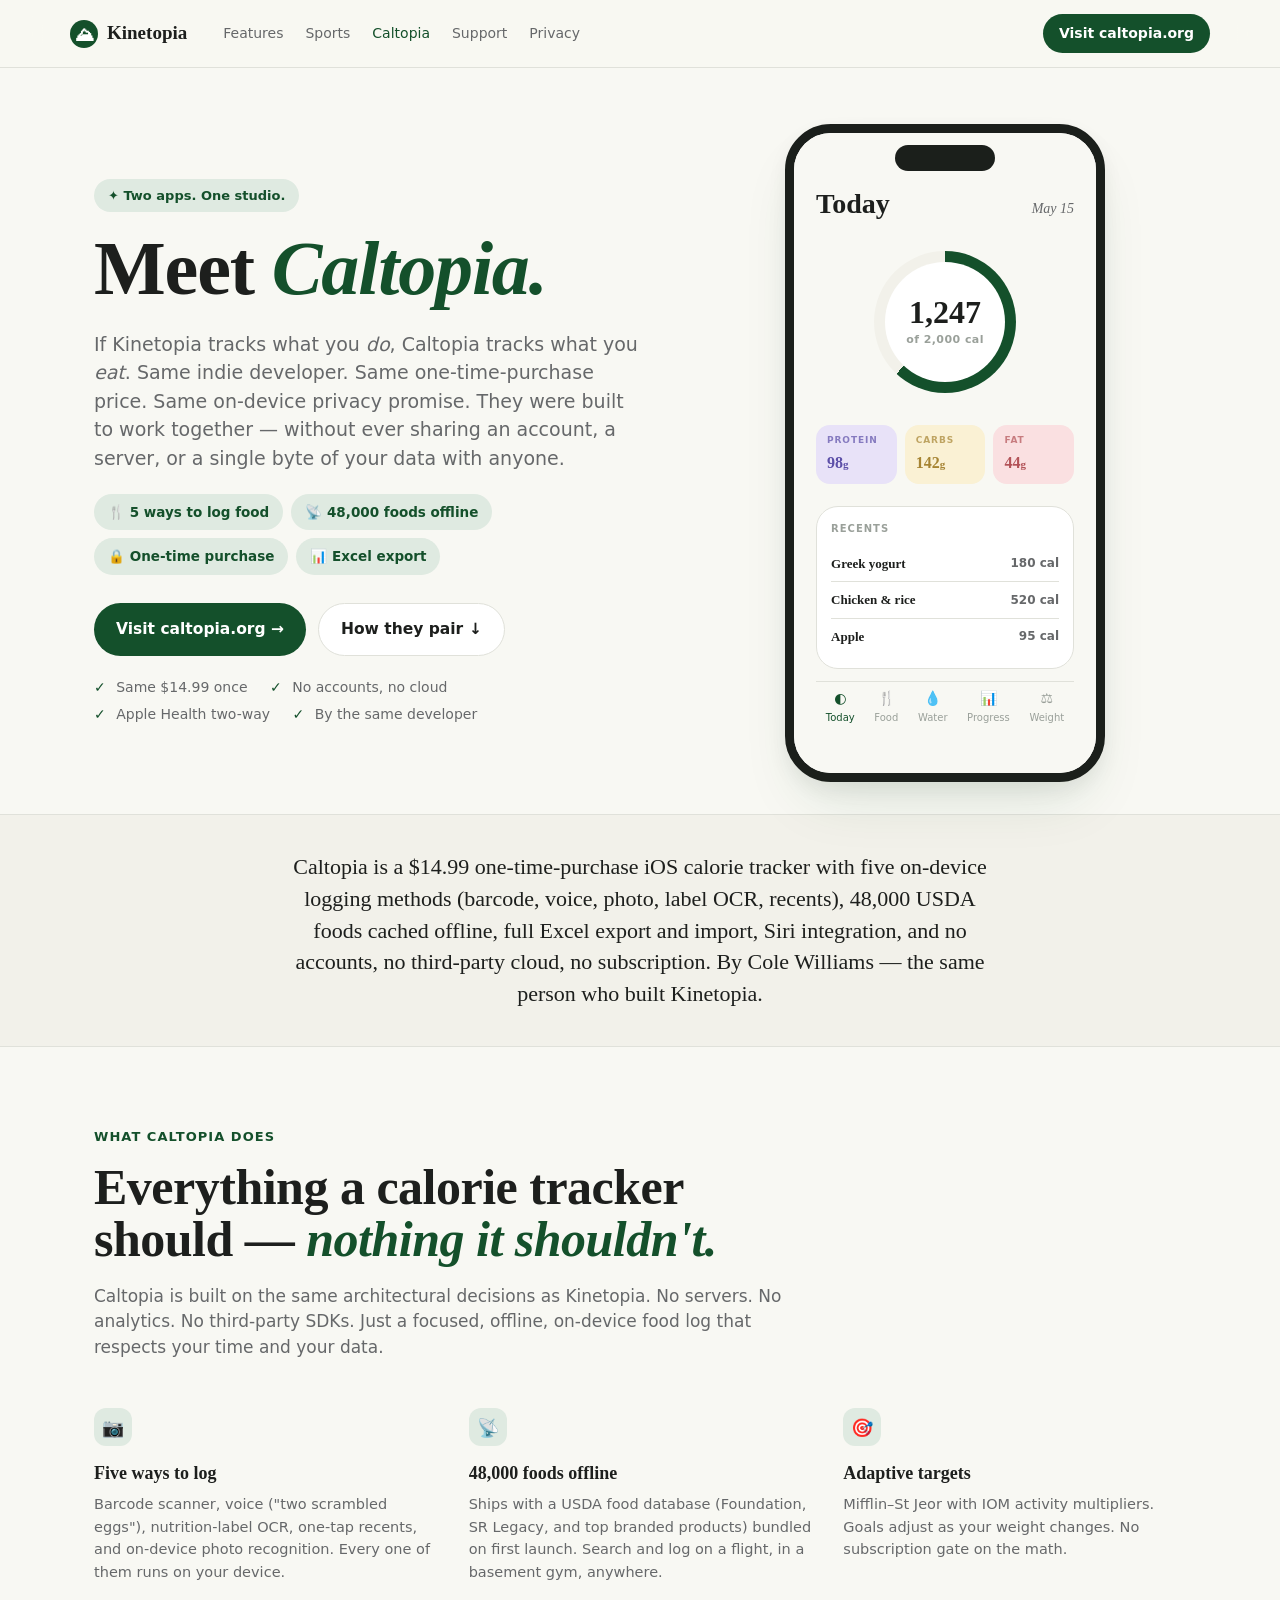
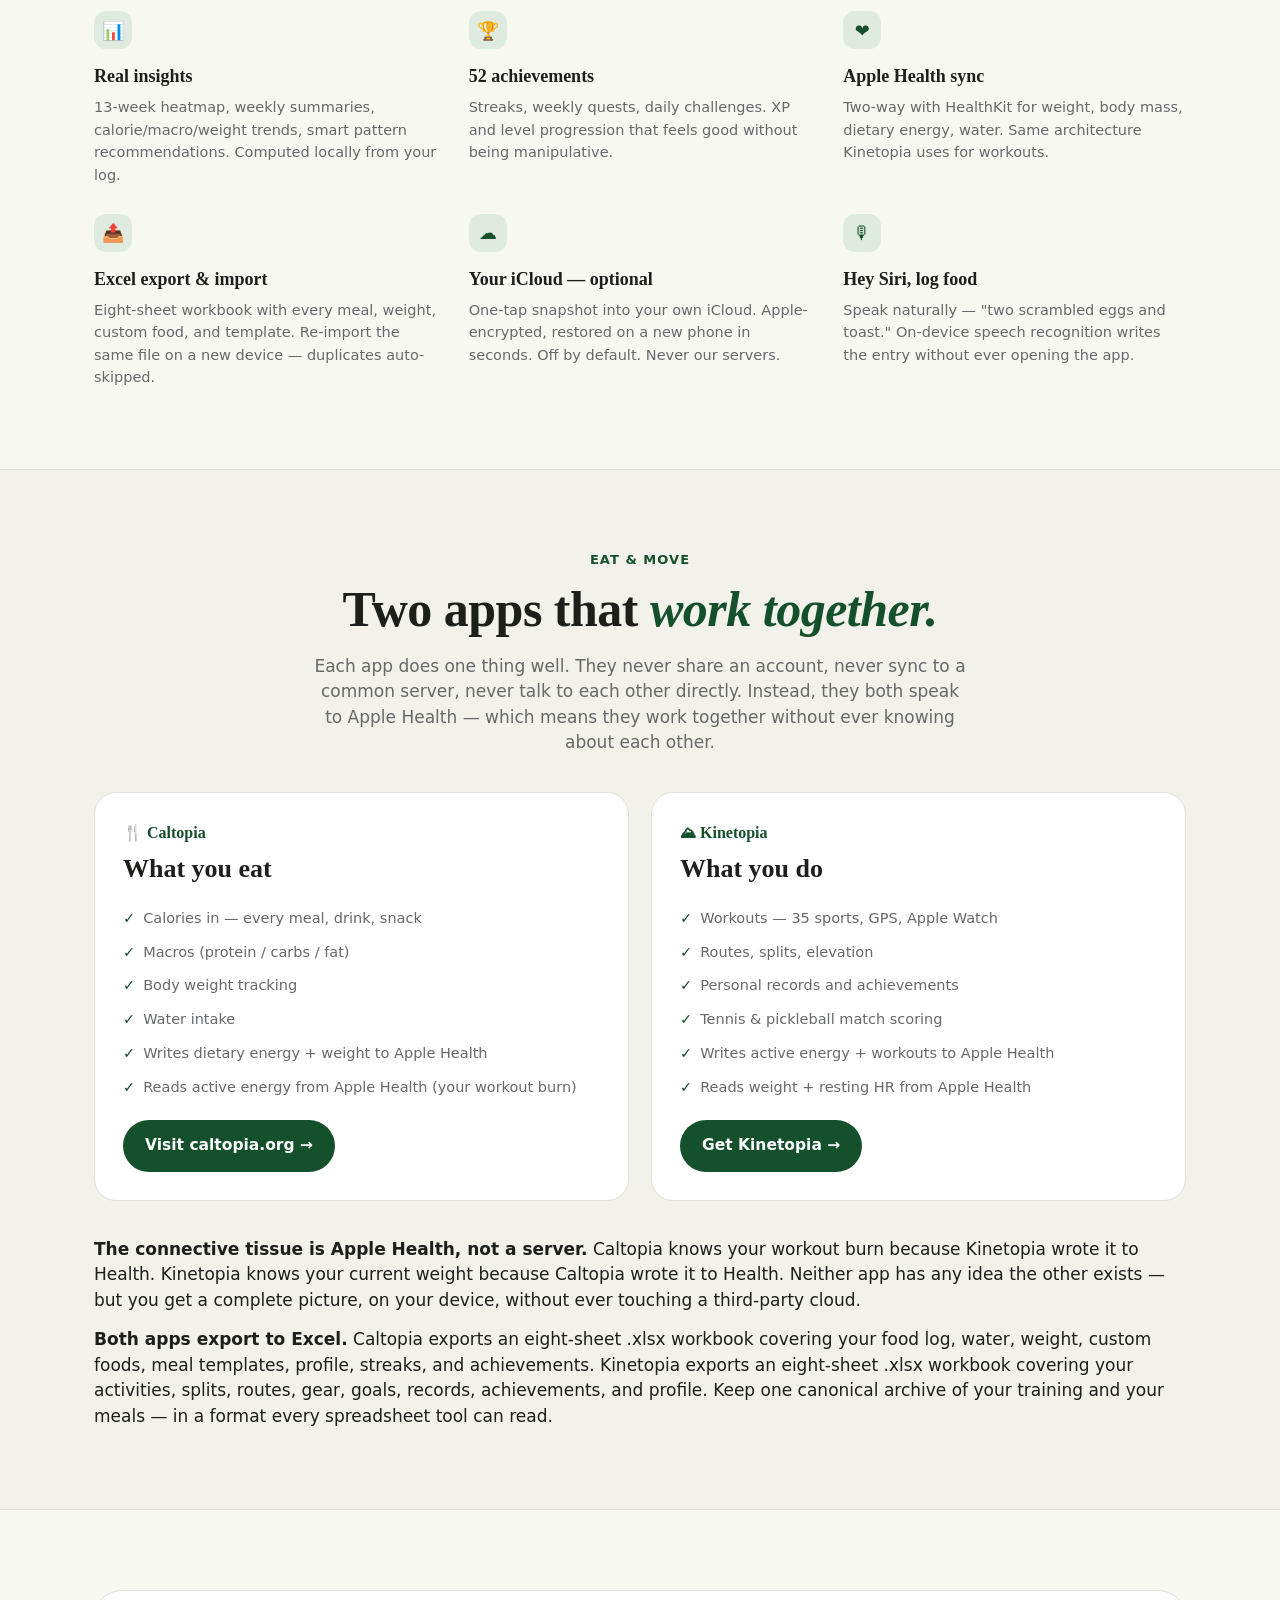
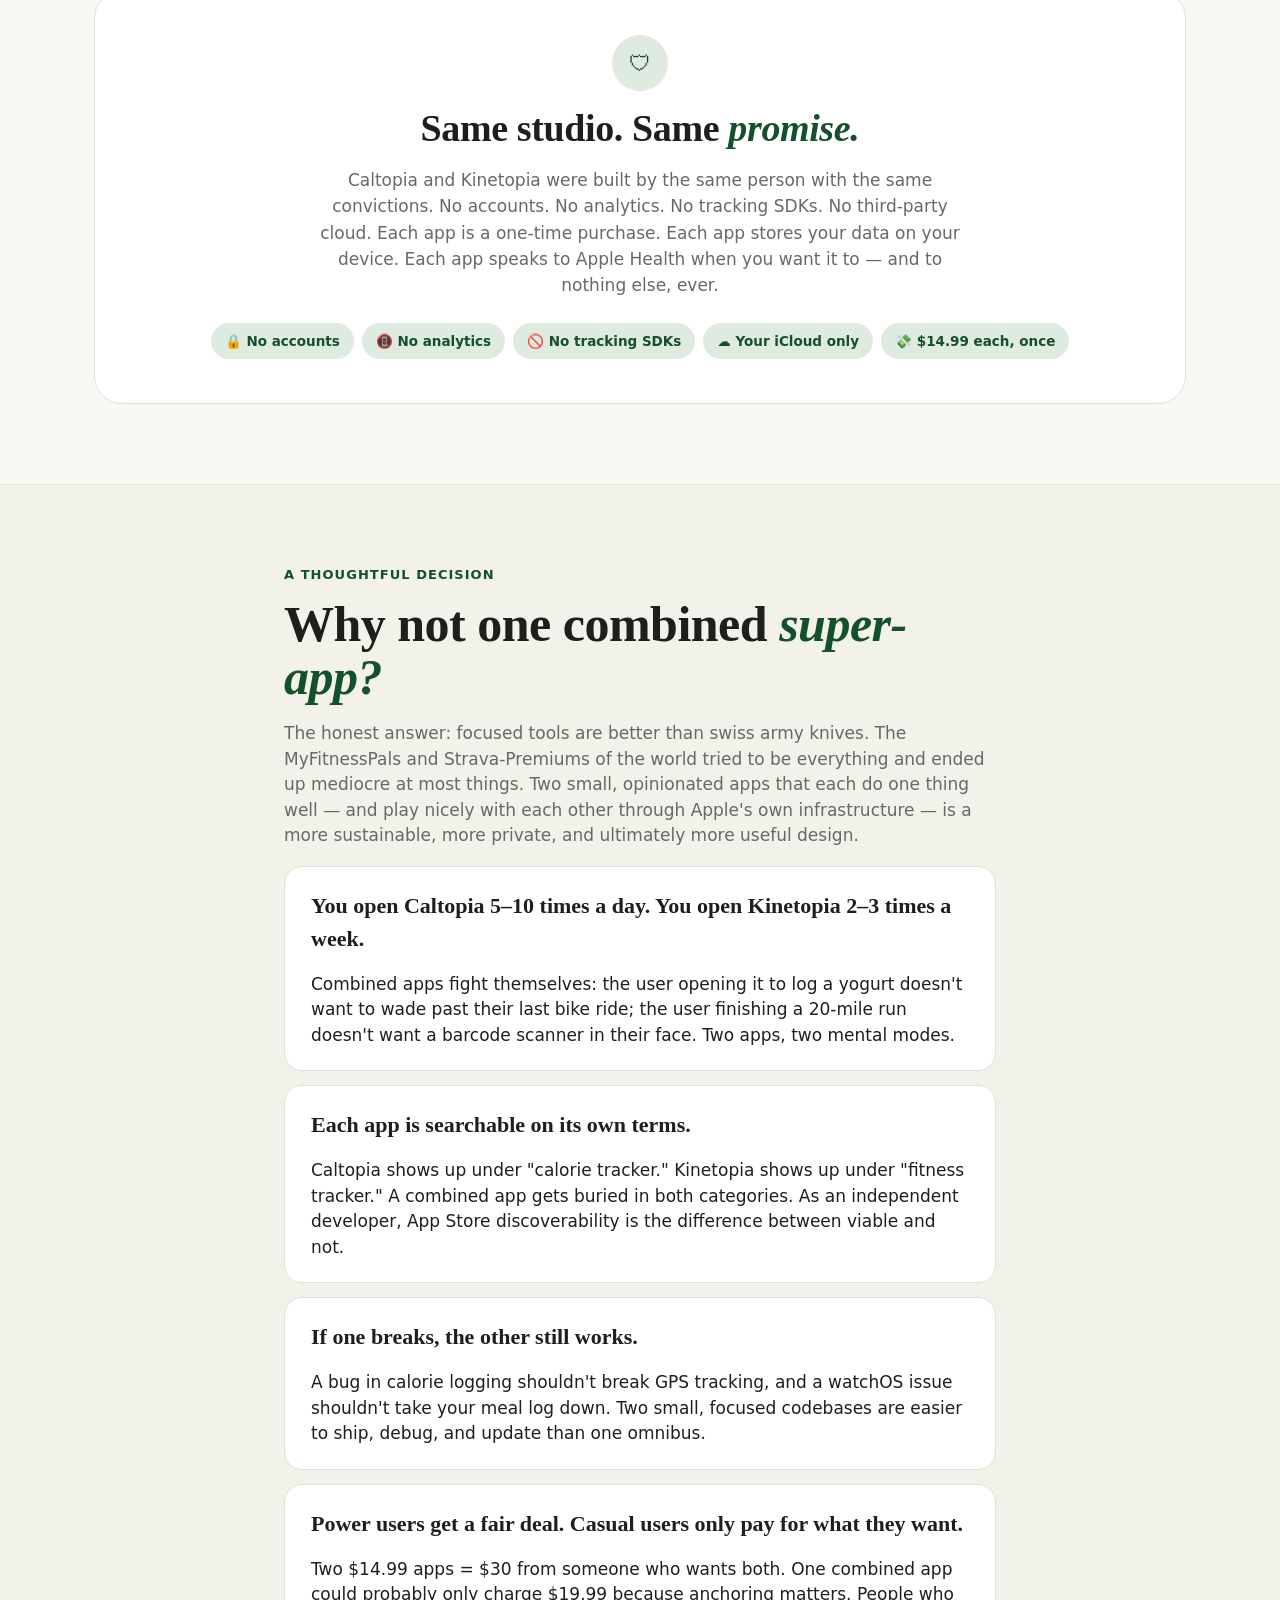
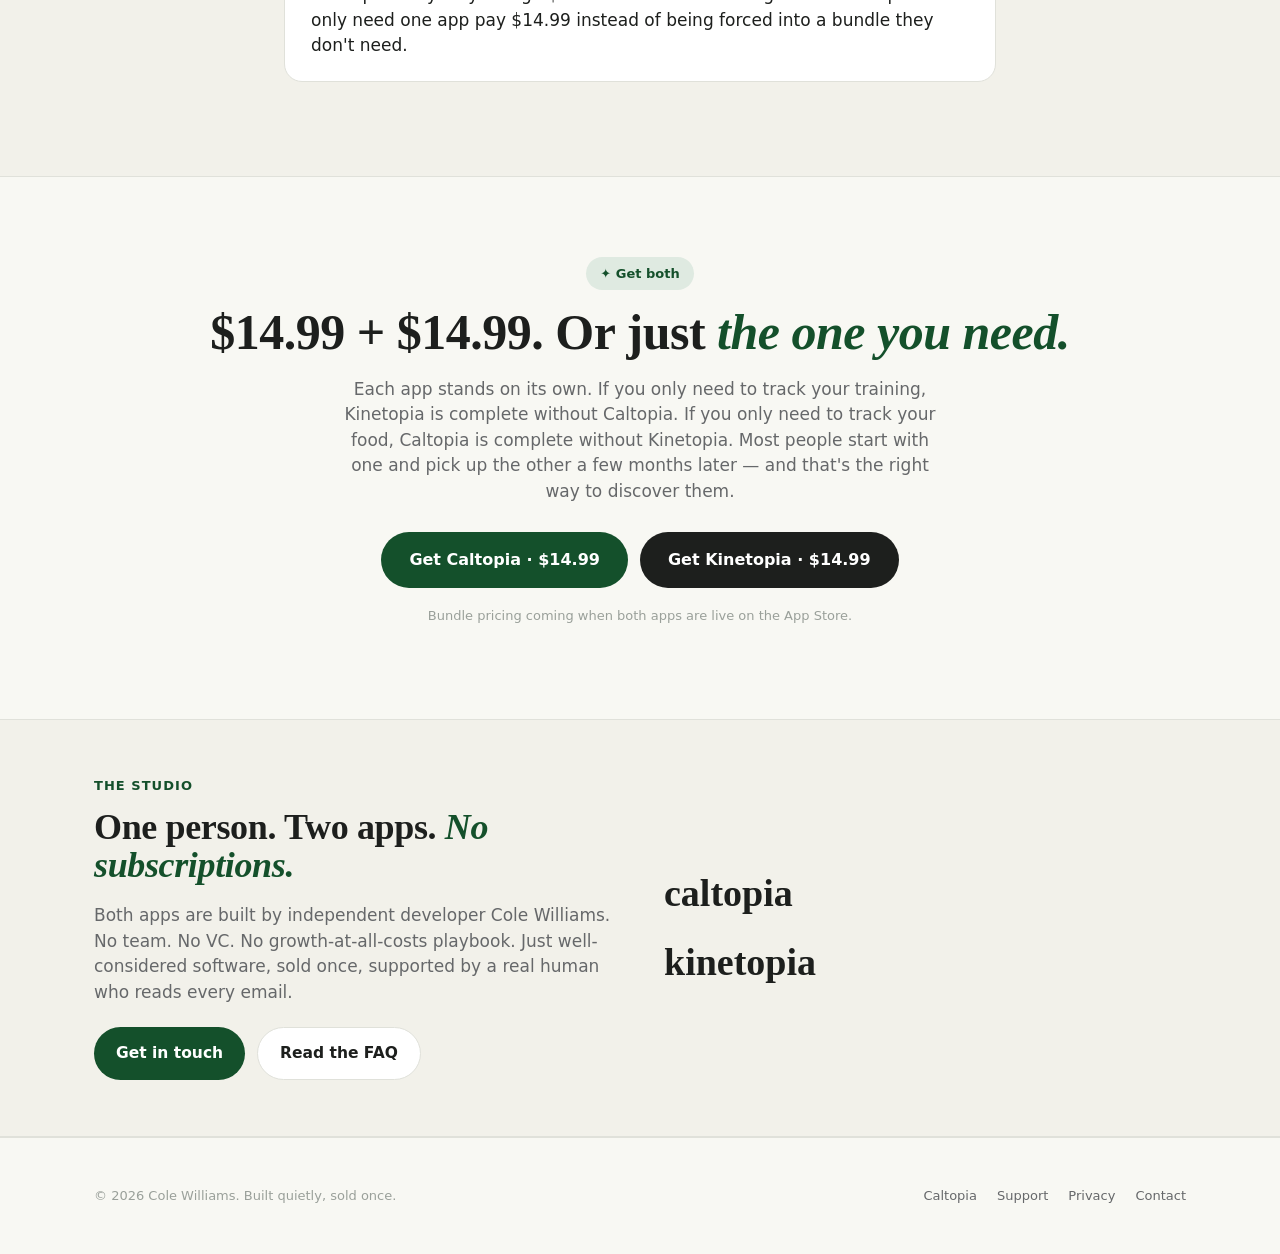
<file: caltopia.html>
<!DOCTYPE html>
<html lang="en">
<head>
<meta charset="utf-8" />
<meta name="viewport" content="width=device-width, initial-scale=1, viewport-fit=cover" />
<meta name="robots" content="index, follow, max-image-preview:large, max-snippet:-1" />

<title>Caltopia — The Calorie Tracker Without the Subscription · Sister App to Kinetopia</title>
<meta name="description" content="Caltopia is the one-time-purchase iOS calorie tracker by the same indie developer as Kinetopia. No accounts, no third-party cloud, no subscription. Five ways to log, 48,000 foods cached offline. $14.99 once." />
<meta name="keywords" content="Caltopia, Caltopia app, no subscription calorie tracker, offline food logger, MyFitnessPal alternative, no account calorie tracker, private calorie tracker, Cole Williams apps, Caltopia and Kinetopia" />
<meta name="author" content="Cole Williams" />
<link rel="canonical" href="https://kinetopia.org/caltopia" />

<!-- Open Graph -->
<meta property="og:type" content="article" />
<meta property="og:site_name" content="Kinetopia" />
<meta property="og:title" content="Meet Caltopia — The Calorie Tracker From the Maker of Kinetopia" />
<meta property="og:description" content="The sibling app for food. Same indie developer. Same one-time-purchase, on-device, no-account philosophy. They speak through Apple Health so they work together without ever knowing about each other." />
<meta property="og:url" content="https://kinetopia.org/caltopia" />
<meta property="og:image" content="https://kinetopia.org/og.png" />

<!-- Twitter -->
<meta name="twitter:card" content="summary_large_image" />
<meta name="twitter:title" content="Meet Caltopia — The Sister App to Kinetopia" />
<meta name="twitter:description" content="Caltopia tracks what you eat. Kinetopia tracks what you do. Both one-time purchase, both on-device, both by Cole Williams." />
<meta name="twitter:image" content="https://kinetopia.org/og.png" />

<meta name="theme-color" content="#F8F8F3" />
<link rel="icon" type="image/png" sizes="32x32" href="/favicon-32.png" />
<link rel="icon" type="image/png" sizes="16x16" href="/favicon-16.png" />
<link rel="apple-touch-icon" sizes="180x180" href="/apple-touch-icon.png" />
<link rel="stylesheet" href="styles.css" />

<!-- ============ Structured data ============ -->
<script type="application/ld+json">
{
  "@context": "https://schema.org",
  "@type": "BreadcrumbList",
  "itemListElement": [
    { "@type": "ListItem", "position": 1, "name": "Home", "item": "https://kinetopia.org/" },
    { "@type": "ListItem", "position": 2, "name": "Caltopia", "item": "https://kinetopia.org/caltopia" }
  ]
}
</script>
<script type="application/ld+json">
{
  "@context": "https://schema.org",
  "@type": "SoftwareApplication",
  "name": "Caltopia",
  "applicationCategory": "HealthApplication",
  "applicationSubCategory": "Diet & Nutrition",
  "operatingSystem": "iOS 17+",
  "url": "https://caltopia.org/",
  "description": "Caltopia is a one-time-purchase iOS calorie tracker with five on-device logging methods, Siri integration, Home Screen widgets, full Excel export, and no accounts, no third-party cloud, no subscription.",
  "offers": {
    "@type": "Offer",
    "price": "14.99",
    "priceCurrency": "USD",
    "availability": "https://schema.org/InStock",
    "category": "OneTimePurchase"
  },
  "publisher": {
    "@type": "Person",
    "name": "Cole Williams",
    "url": "https://kinetopia.org/",
    "email": "contact@kinetopia.org"
  },
  "isAccessibleForFree": false,
  "inLanguage": "en"
}
</script>
</head>
<body>

<nav class="top">
  <div class="container inner">
    <a href="/" class="logo"><span class="mark">⛰</span> Kinetopia</a>
    <div class="links">
      <a href="/#features">Features</a>
      <a href="/#sports">Sports</a>
      <a href="/caltopia" style="color: var(--forest);">Caltopia</a>
      <a href="/support">Support</a>
      <a href="/privacy">Privacy</a>
    </div>
    <div class="spacer"></div>
    <a href="https://caltopia.org" class="cta">Visit caltopia.org</a>
  </div>
</nav>

<!-- ---------- HERO ---------- -->
<section class="hero">
  <div class="container">
    <div class="grid">
      <div>
        <span class="pill">✦ Two apps. One studio.</span>
        <h1>Meet <span class="accent">Caltopia.</span></h1>
        <p class="lede">If Kinetopia tracks what you <em>do</em>, Caltopia tracks what you <em>eat</em>. Same indie developer. Same one-time-purchase price. Same on-device privacy promise. They were built to work together — without ever sharing an account, a server, or a single byte of your data with anyone.</p>
        <div class="chips">
          <span class="chip">🍴 5 ways to log food</span>
          <span class="chip">📡 48,000 foods offline</span>
          <span class="chip">🔒 One-time purchase</span>
          <span class="chip">📊 Excel export</span>
        </div>
        <div class="cta-row">
          <a class="btn-primary" href="https://caltopia.org">Visit caltopia.org →</a>
          <a class="btn-ghost" href="#together">How they pair ↓</a>
        </div>
        <div class="features-list">
          <span><span class="check">✓</span> Same $14.99 once</span>
          <span><span class="check">✓</span> No accounts, no cloud</span><br>
          <span><span class="check">✓</span> Apple Health two-way</span>
          <span><span class="check">✓</span> By the same developer</span>
        </div>
      </div>

      <!-- Caltopia phone mockup -->
      <div class="phone-wrap">
        <div class="phone" aria-hidden="true">
          <div class="notch"></div>
          <div class="screen">
            <div class="h-today">
              <div class="title">Today</div>
              <div class="date">May 15</div>
            </div>

            <!-- Big calorie ring -->
            <div class="cal-hero">
              <div class="cal-ring">
                <div class="cal-ring-inner">
                  <div class="cal-num">1,247</div>
                  <div class="cal-of">of 2,000 cal</div>
                </div>
              </div>
            </div>

            <!-- Macro pills -->
            <div class="pillrow" style="margin-top: 14px;">
              <div class="data-pill lavender">
                <div class="label">Protein</div>
                <div class="v">98<span style="font-size: 11px; font-weight: 600;">g</span></div>
              </div>
              <div class="data-pill butter">
                <div class="label">Carbs</div>
                <div class="v">142<span style="font-size: 11px; font-weight: 600;">g</span></div>
              </div>
              <div class="data-pill blush">
                <div class="label">Fat</div>
                <div class="v">44<span style="font-size: 11px; font-weight: 600;">g</span></div>
              </div>
            </div>

            <!-- Recents -->
            <div class="activity-card" style="margin-top: 10px;">
              <div class="ac-sec">Recents</div>
              <div class="cal-recent">
                <div class="cal-recent-name">Greek yogurt</div>
                <div class="cal-recent-cal">180 cal</div>
              </div>
              <div class="cal-recent">
                <div class="cal-recent-name">Chicken &amp; rice</div>
                <div class="cal-recent-cal">520 cal</div>
              </div>
              <div class="cal-recent">
                <div class="cal-recent-name">Apple</div>
                <div class="cal-recent-cal">95 cal</div>
              </div>
            </div>

            <div class="tabbar">
              <div class="t active"><span class="ic">◐</span>Today</div>
              <div class="t"><span class="ic">🍴</span>Food</div>
              <div class="t"><span class="ic">💧</span>Water</div>
              <div class="t"><span class="ic">📊</span>Progress</div>
              <div class="t"><span class="ic">⚖️</span>Weight</div>
            </div>
          </div>
        </div>
      </div>
    </div>
  </div>
</section>

<!-- ---------- Description band ---------- -->
<div class="band">
  <div class="container">
    <div class="body-row">
      Caltopia is a $14.99 one-time-purchase iOS calorie tracker with five on-device logging methods (barcode, voice, photo, label OCR, recents), 48,000 USDA foods cached offline, full Excel export and import, Siri integration, and no accounts, no third-party cloud, no subscription. By Cole Williams — the same person who built Kinetopia.
    </div>
  </div>
</div>

<!-- ---------- What Caltopia does ---------- -->
<section>
  <div class="container">
    <div class="section-lead">
      <div class="section-eyebrow">What Caltopia does</div>
      <h2>Everything a calorie tracker should — <span class="accent">nothing it shouldn't.</span></h2>
      <p class="body">Caltopia is built on the same architectural decisions as Kinetopia. No servers. No analytics. No third-party SDKs. Just a focused, offline, on-device food log that respects your time and your data.</p>
    </div>

    <div class="feat-grid">
      <div class="feat">
        <div class="icn">📷</div>
        <div class="title">Five ways to log</div>
        <div class="desc">Barcode scanner, voice ("two scrambled eggs"), nutrition-label OCR, one-tap recents, and on-device photo recognition. Every one of them runs on your device.</div>
      </div>
      <div class="feat">
        <div class="icn">📡</div>
        <div class="title">48,000 foods offline</div>
        <div class="desc">Ships with a USDA food database (Foundation, SR Legacy, and top branded products) bundled on first launch. Search and log on a flight, in a basement gym, anywhere.</div>
      </div>
      <div class="feat">
        <div class="icn">🎯</div>
        <div class="title">Adaptive targets</div>
        <div class="desc">Mifflin–St Jeor with IOM activity multipliers. Goals adjust as your weight changes. No subscription gate on the math.</div>
      </div>
      <div class="feat">
        <div class="icn">📊</div>
        <div class="title">Real insights</div>
        <div class="desc">13-week heatmap, weekly summaries, calorie/macro/weight trends, smart pattern recommendations. Computed locally from your log.</div>
      </div>
      <div class="feat">
        <div class="icn">🏆</div>
        <div class="title">52 achievements</div>
        <div class="desc">Streaks, weekly quests, daily challenges. XP and level progression that feels good without being manipulative.</div>
      </div>
      <div class="feat">
        <div class="icn">❤️</div>
        <div class="title">Apple Health sync</div>
        <div class="desc">Two-way with HealthKit for weight, body mass, dietary energy, water. Same architecture Kinetopia uses for workouts.</div>
      </div>
      <div class="feat">
        <div class="icn">📤</div>
        <div class="title">Excel export &amp; import</div>
        <div class="desc">Eight-sheet workbook with every meal, weight, custom food, and template. Re-import the same file on a new device — duplicates auto-skipped.</div>
      </div>
      <div class="feat">
        <div class="icn">☁️</div>
        <div class="title">Your iCloud — optional</div>
        <div class="desc">One-tap snapshot into your own iCloud. Apple-encrypted, restored on a new phone in seconds. Off by default. Never our servers.</div>
      </div>
      <div class="feat">
        <div class="icn">🎙</div>
        <div class="title">Hey Siri, log food</div>
        <div class="desc">Speak naturally — "two scrambled eggs and toast." On-device speech recognition writes the entry without ever opening the app.</div>
      </div>
    </div>
  </div>
</section>

<!-- ---------- Eat + Move together ---------- -->
<section id="together" style="background: var(--cream-deep); border-top: 1px solid var(--hairline); border-bottom: 1px solid var(--hairline);">
  <div class="container">
    <div class="section-lead" style="text-align: center; margin: 0 auto;">
      <div class="section-eyebrow">Eat &amp; move</div>
      <h2>Two apps that <span class="accent">work together.</span></h2>
      <p class="body" style="max-width: 660px; margin: 0 auto;">Each app does one thing well. They never share an account, never sync to a common server, never talk to each other directly. Instead, they both speak to Apple Health — which means they work together without ever knowing about each other.</p>
    </div>

    <!-- Two-column comparison -->
    <div class="duo-row">
      <div class="duo-card">
        <div class="duo-eyebrow">🍴 Caltopia</div>
        <div class="duo-title">What you eat</div>
        <ul class="duo-list">
          <li>Calories in — every meal, drink, snack</li>
          <li>Macros (protein / carbs / fat)</li>
          <li>Body weight tracking</li>
          <li>Water intake</li>
          <li>Writes dietary energy + weight to Apple Health</li>
          <li>Reads active energy from Apple Health (your workout burn)</li>
        </ul>
        <a class="btn-primary" href="https://caltopia.org" style="margin-top: 16px;">Visit caltopia.org →</a>
      </div>
      <div class="duo-card">
        <div class="duo-eyebrow">⛰ Kinetopia</div>
        <div class="duo-title">What you do</div>
        <ul class="duo-list">
          <li>Workouts — 35 sports, GPS, Apple Watch</li>
          <li>Routes, splits, elevation</li>
          <li>Personal records and achievements</li>
          <li>Tennis &amp; pickleball match scoring</li>
          <li>Writes active energy + workouts to Apple Health</li>
          <li>Reads weight + resting HR from Apple Health</li>
        </ul>
        <a class="btn-primary" href="https://apps.apple.com/app/id6771130897" style="margin-top: 16px;">Get Kinetopia →</a>
      </div>
    </div>

    <div class="callout" style="margin-top: 36px;">
      <strong>The connective tissue is Apple Health, not a server.</strong> Caltopia knows your workout burn because Kinetopia wrote it to Health. Kinetopia knows your current weight because Caltopia wrote it to Health. Neither app has any idea the other exists — but you get a complete picture, on your device, without ever touching a third-party cloud.
    </div>

    <div class="callout" style="margin-top: 14px;">
      <strong>Both apps export to Excel.</strong> Caltopia exports an eight-sheet .xlsx workbook covering your food log, water, weight, custom foods, meal templates, profile, streaks, and achievements. Kinetopia exports an eight-sheet .xlsx workbook covering your activities, splits, routes, gear, goals, records, achievements, and profile. Keep one canonical archive of your training and your meals — in a format every spreadsheet tool can read.
    </div>
  </div>
</section>

<!-- ---------- Same privacy promise ---------- -->
<section>
  <div class="container">
    <div class="content-card" style="text-align: center;">
      <div class="crest">🛡</div>
      <h2>Same studio. Same <span class="accent">promise.</span></h2>
      <p style="max-width: 640px; margin: 14px auto 24px; color: var(--ink-dim); font-size: 17px; line-height: 1.55;">Caltopia and Kinetopia were built by the same person with the same convictions. No accounts. No analytics. No tracking SDKs. No third-party cloud. Each app is a one-time purchase. Each app stores your data on your device. Each app speaks to Apple Health when you want it to — and to nothing else, ever.</p>
      <div class="chips" style="justify-content: center;">
        <span class="chip">🔒 No accounts</span>
        <span class="chip">📵 No analytics</span>
        <span class="chip">🚫 No tracking SDKs</span>
        <span class="chip">☁️ Your iCloud only</span>
        <span class="chip">💸 $14.99 each, once</span>
      </div>
    </div>
  </div>
</section>

<!-- ---------- Why two apps not one ---------- -->
<section style="background: var(--cream-deep); border-top: 1px solid var(--hairline); border-bottom: 1px solid var(--hairline);">
  <div class="container narrow">
    <div class="section-lead">
      <div class="section-eyebrow">A thoughtful decision</div>
      <h2>Why not one combined <span class="accent">super-app?</span></h2>
      <p class="body" style="margin-top: 12px;">The honest answer: focused tools are better than swiss army knives. The MyFitnessPals and Strava-Premiums of the world tried to be everything and ended up mediocre at most things. Two small, opinionated apps that each do one thing well — and play nicely with each other through Apple's own infrastructure — is a more sustainable, more private, and ultimately more useful design.</p>
    </div>

    <div class="faq-item">
      <h3>You open Caltopia 5–10 times a day. You open Kinetopia 2–3 times a week.</h3>
      <p>Combined apps fight themselves: the user opening it to log a yogurt doesn't want to wade past their last bike ride; the user finishing a 20-mile run doesn't want a barcode scanner in their face. Two apps, two mental modes.</p>
    </div>

    <div class="faq-item">
      <h3>Each app is searchable on its own terms.</h3>
      <p>Caltopia shows up under "calorie tracker." Kinetopia shows up under "fitness tracker." A combined app gets buried in both categories. As an independent developer, App Store discoverability is the difference between viable and not.</p>
    </div>

    <div class="faq-item">
      <h3>If one breaks, the other still works.</h3>
      <p>A bug in calorie logging shouldn't break GPS tracking, and a watchOS issue shouldn't take your meal log down. Two small, focused codebases are easier to ship, debug, and update than one omnibus.</p>
    </div>

    <div class="faq-item">
      <h3>Power users get a fair deal. Casual users only pay for what they want.</h3>
      <p>Two $14.99 apps = $30 from someone who wants both. One combined app could probably only charge $19.99 because anchoring matters. People who only need one app pay $14.99 instead of being forced into a bundle they don't need.</p>
    </div>
  </div>
</section>

<!-- ---------- Bundle / CTA ---------- -->
<section style="text-align: center;">
  <div class="container">
    <span class="pill">✦ Get both</span>
    <h2 style="margin-top: 16px;">$14.99 + $14.99. Or just <span class="accent">the one you need.</span></h2>
    <p class="body" style="max-width: 600px; margin: 12px auto 28px;">Each app stands on its own. If you only need to track your training, Kinetopia is complete without Caltopia. If you only need to track your food, Caltopia is complete without Kinetopia. Most people start with one and pick up the other a few months later — and that's the right way to discover them.</p>

    <div class="cta-row" style="justify-content: center;">
      <a class="btn-primary" href="https://caltopia.org" style="font-size: 16px; padding: 16px 28px;">Get Caltopia · $14.99</a>
      <a class="btn-primary" href="https://apps.apple.com/app/id6771130897" style="font-size: 16px; padding: 16px 28px; background: var(--ink);">Get Kinetopia · $14.99</a>
    </div>
    <p style="margin-top: 18px; font-size: 13px; color: var(--ink-faint);">Bundle pricing coming when both apps are live on the App Store.</p>
  </div>
</section>

<!-- ---------- Family wordmarks ---------- -->
<div class="family">
  <div class="container">
    <section class="tight">
      <div class="inner">
        <div>
          <div class="section-eyebrow">The studio</div>
          <h2>One person. Two apps. <span class="accent">No subscriptions.</span></h2>
          <p class="body" style="margin-top: 12px;">Both apps are built by independent developer Cole Williams. No team. No VC. No growth-at-all-costs playbook. Just well-considered software, sold once, supported by a real human who reads every email.</p>
          <div class="cta-row" style="margin-top: 22px;">
            <a class="btn-primary" href="mailto:contact@kinetopia.org">Get in touch</a>
            <a class="btn-ghost" href="/support">Read the FAQ</a>
          </div>
        </div>
        <div class="wordmarks">
          <div>caltopia</div>
          <div>kinetopia</div>
        </div>
      </div>
    </section>
  </div>
</div>

<footer>
  <div class="container">
    <div class="row">
      <div>© 2026 Cole Williams. Built quietly, sold once.</div>
      <div class="spacer"></div>
      <a href="https://caltopia.org">Caltopia</a>
      <a href="/support">Support</a>
      <a href="/privacy">Privacy</a>
      <a href="mailto:contact@kinetopia.org">Contact</a>
    </div>
  </div>
</footer>

</body>
</html>
</file>
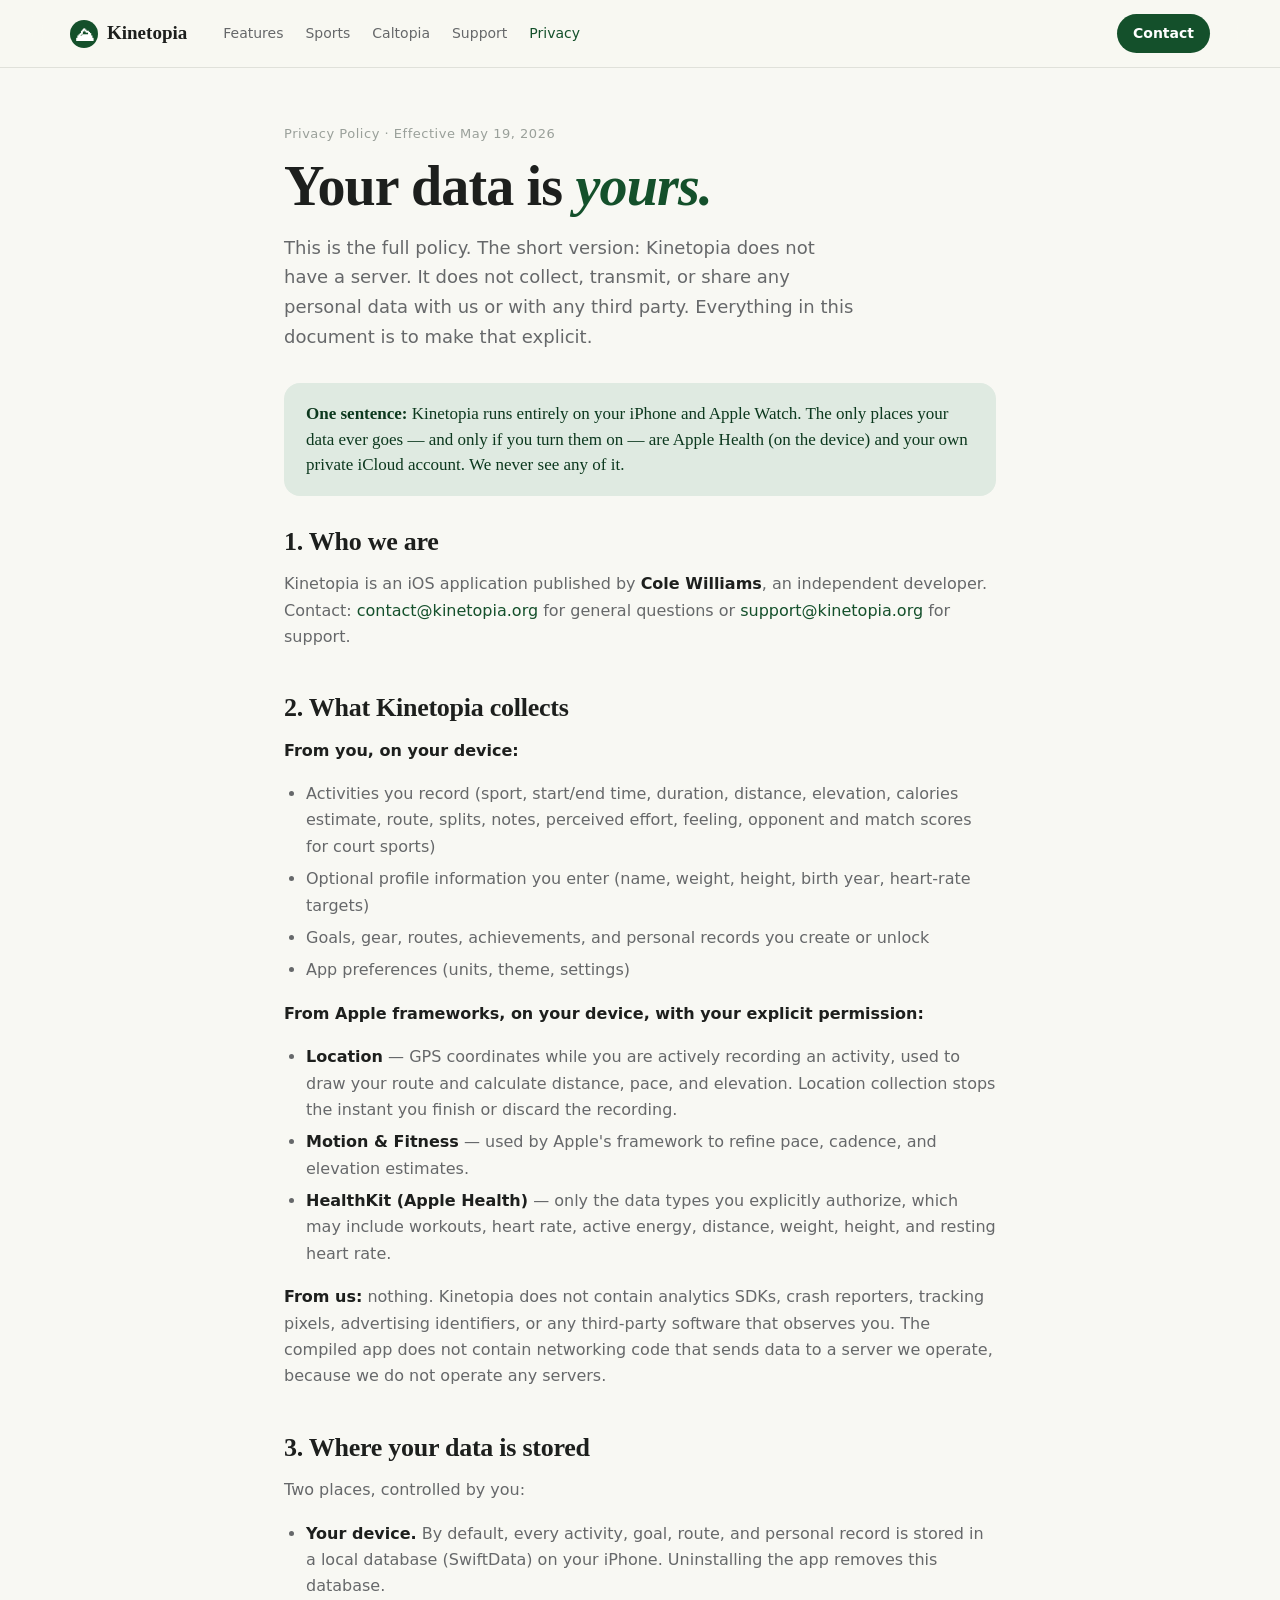
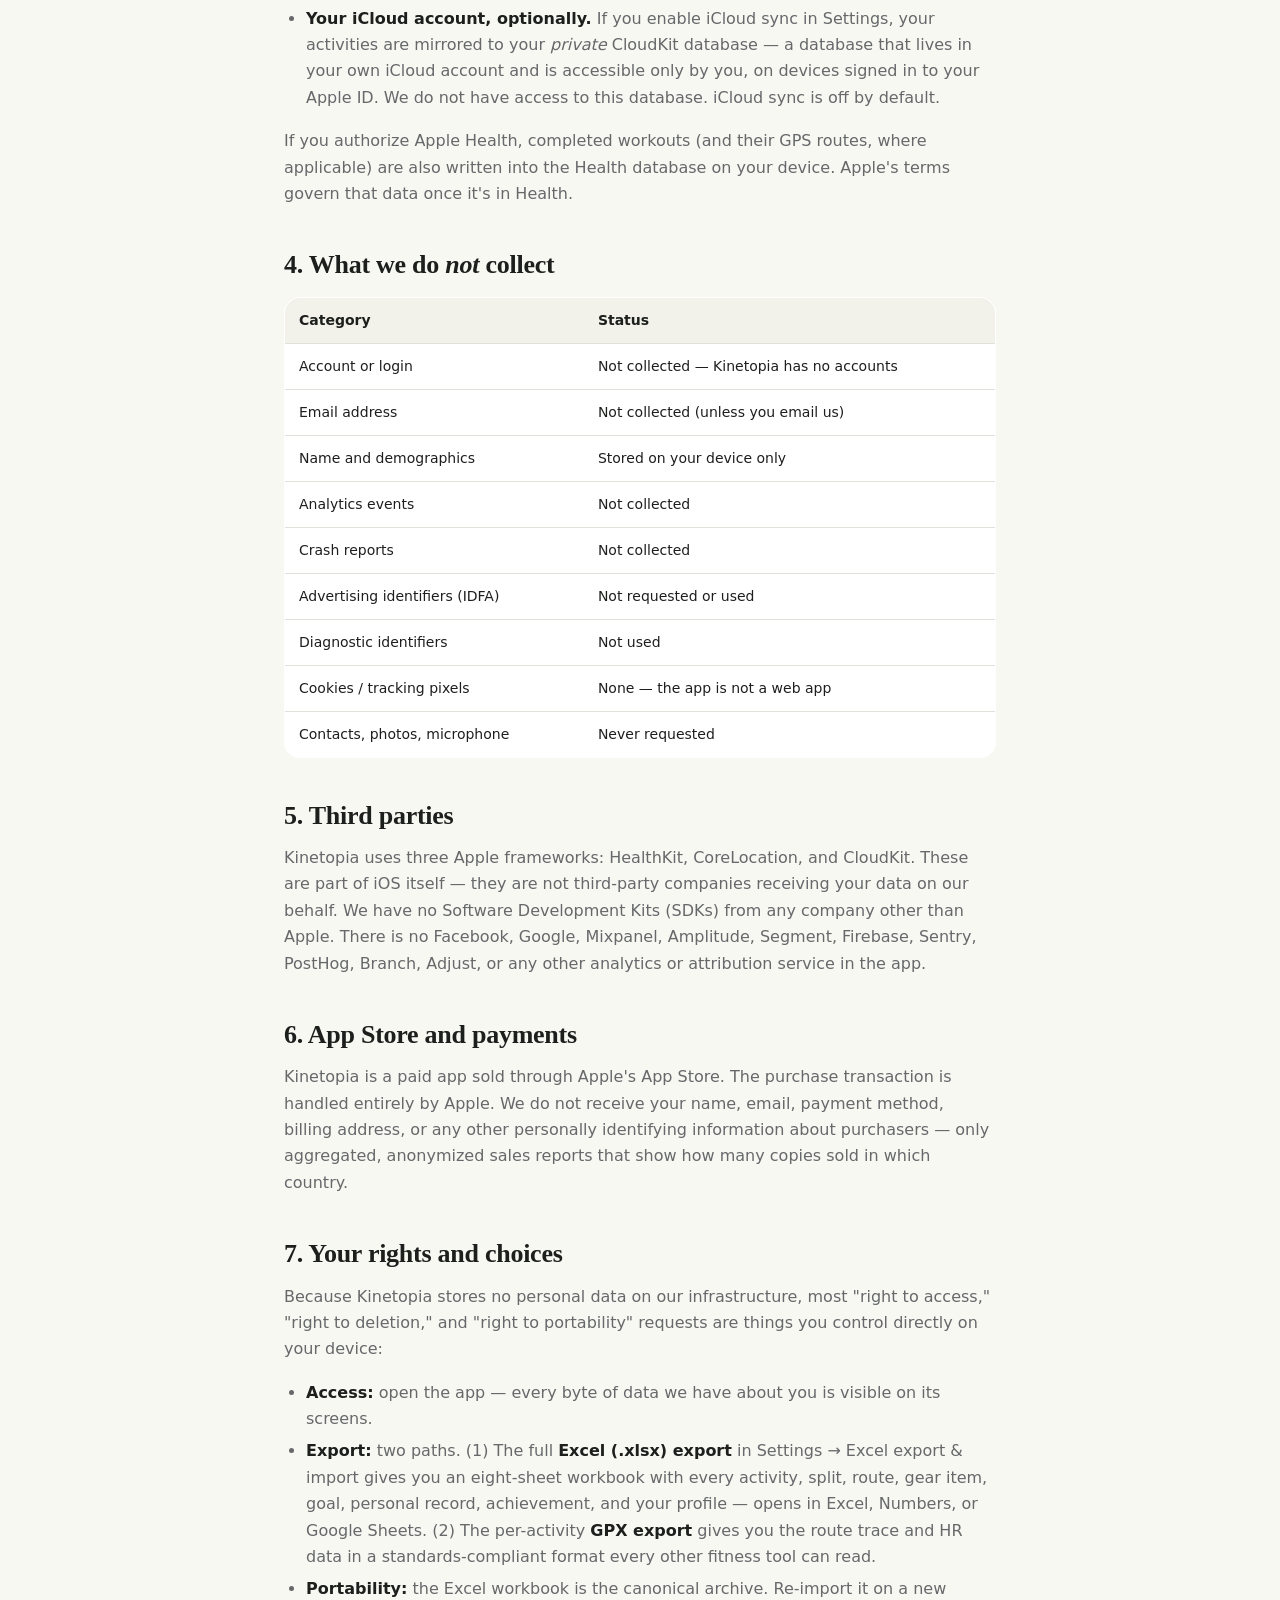
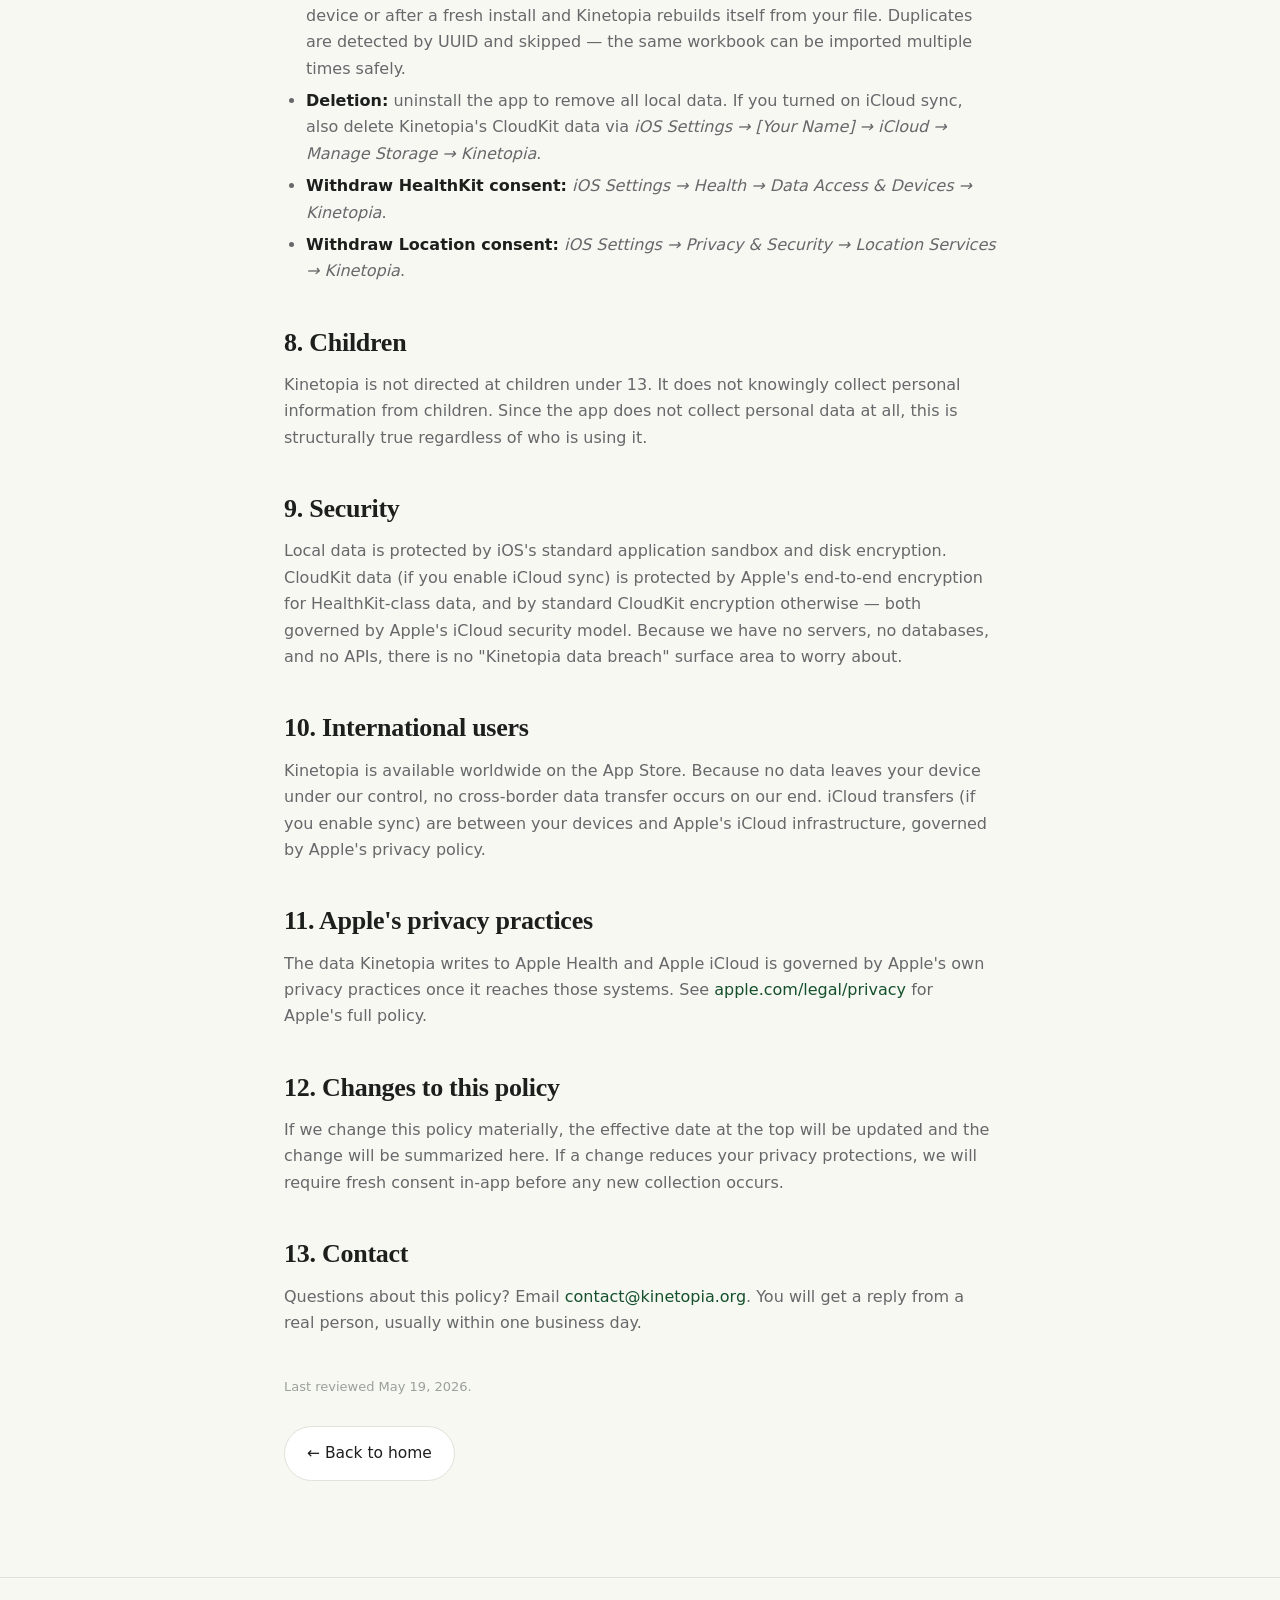
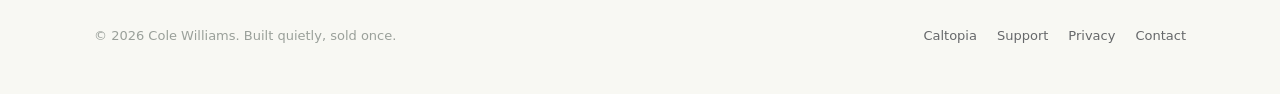
<file: privacy.html>
<!DOCTYPE html>
<html lang="en">
<head>
<meta charset="utf-8" />
<meta name="viewport" content="width=device-width, initial-scale=1, viewport-fit=cover" />
<meta name="robots" content="index, follow, max-image-preview:large, max-snippet:-1" />

<title>Privacy Policy · Kinetopia — The Private, No-Tracking Fitness App</title>
<meta name="description" content="Kinetopia's privacy policy. No servers, no accounts, no analytics SDKs, no tracking. Your fitness data stays on your device — period. Read the full policy." />
<meta name="keywords" content="Kinetopia privacy policy, private fitness app, no tracking fitness app, no analytics fitness app, fitness app data policy, GDPR fitness app, CCPA fitness app" />
<meta name="author" content="Cole Williams" />
<link rel="canonical" href="https://kinetopia.org/privacy" />

<!-- Open Graph -->
<meta property="og:type" content="article" />
<meta property="og:site_name" content="Kinetopia" />
<meta property="og:title" content="Kinetopia Privacy Policy — No Servers, No Tracking, Your Data Stays Yours" />
<meta property="og:description" content="The full privacy policy for Kinetopia. No servers, no accounts, no analytics, no third-party tracking — by design." />
<meta property="og:url" content="https://kinetopia.org/privacy" />
<meta property="og:image" content="https://kinetopia.org/og.png" />

<!-- Twitter -->
<meta name="twitter:card" content="summary_large_image" />
<meta name="twitter:title" content="Kinetopia Privacy Policy" />
<meta name="twitter:description" content="No servers. No accounts. No tracking. Your fitness data stays on your device." />
<meta name="twitter:image" content="https://kinetopia.org/og.png" />

<meta name="theme-color" content="#F8F8F3" />
<link rel="icon" type="image/png" sizes="32x32" href="/favicon-32.png" />
<link rel="icon" type="image/png" sizes="16x16" href="/favicon-16.png" />
<link rel="apple-touch-icon" sizes="180x180" href="/apple-touch-icon.png" />
<link rel="stylesheet" href="styles.css" />

<!-- ============ Structured data ============ -->
<script type="application/ld+json">
{
  "@context": "https://schema.org",
  "@type": "BreadcrumbList",
  "itemListElement": [
    { "@type": "ListItem", "position": 1, "name": "Home", "item": "https://kinetopia.org/" },
    { "@type": "ListItem", "position": 2, "name": "Privacy Policy", "item": "https://kinetopia.org/privacy" }
  ]
}
</script>
<script type="application/ld+json">
{
  "@context": "https://schema.org",
  "@type": "WebPage",
  "name": "Kinetopia Privacy Policy",
  "url": "https://kinetopia.org/privacy",
  "description": "Kinetopia does not collect, transmit, or share any personal data. No servers, no accounts, no analytics SDKs, no tracking. Your fitness data stays on your device.",
  "isPartOf": {
    "@type": "WebSite",
    "name": "Kinetopia",
    "url": "https://kinetopia.org/"
  },
  "datePublished": "2026-05-19",
  "inLanguage": "en"
}
</script>
</head>
<body>

<nav class="top">
  <div class="container inner">
    <a href="/" class="logo"><span class="mark">⛰</span> Kinetopia</a>
    <div class="links">
      <a href="/#features">Features</a>
      <a href="/#sports">Sports</a>
      <a href="/caltopia">Caltopia</a>
      <a href="/support">Support</a>
      <a href="/privacy" style="color: var(--forest);">Privacy</a>
    </div>
    <div class="spacer"></div>
    <a href="mailto:contact@kinetopia.org" class="cta">Contact</a>
  </div>
</nav>

<div class="doc">
  <div class="container narrow">

    <div class="meta">Privacy Policy · Effective May 19, 2026</div>
    <h1>Your data is <span class="accent">yours.</span></h1>
    <p class="lede">This is the full policy. The short version: Kinetopia does not have a server. It does not collect, transmit, or share any personal data with us or with any third party. Everything in this document is to make that explicit.</p>

    <div class="callout">
      <strong>One sentence:</strong> Kinetopia runs entirely on your iPhone and Apple Watch. The only places your data ever goes — and only if you turn them on — are Apple Health (on the device) and your own private iCloud account. We never see any of it.
    </div>

    <h2>1. Who we are</h2>
    <p>Kinetopia is an iOS application published by <strong>Cole Williams</strong>, an independent developer. Contact: <a href="mailto:contact@kinetopia.org">contact@kinetopia.org</a> for general questions or <a href="mailto:support@kinetopia.org">support@kinetopia.org</a> for support.</p>

    <h2>2. What Kinetopia collects</h2>
    <p><strong>From you, on your device:</strong></p>
    <ul>
      <li>Activities you record (sport, start/end time, duration, distance, elevation, calories estimate, route, splits, notes, perceived effort, feeling, opponent and match scores for court sports)</li>
      <li>Optional profile information you enter (name, weight, height, birth year, heart-rate targets)</li>
      <li>Goals, gear, routes, achievements, and personal records you create or unlock</li>
      <li>App preferences (units, theme, settings)</li>
    </ul>

    <p><strong>From Apple frameworks, on your device, with your explicit permission:</strong></p>
    <ul>
      <li><strong>Location</strong> — GPS coordinates while you are actively recording an activity, used to draw your route and calculate distance, pace, and elevation. Location collection stops the instant you finish or discard the recording.</li>
      <li><strong>Motion &amp; Fitness</strong> — used by Apple's framework to refine pace, cadence, and elevation estimates.</li>
      <li><strong>HealthKit (Apple Health)</strong> — only the data types you explicitly authorize, which may include workouts, heart rate, active energy, distance, weight, height, and resting heart rate.</li>
    </ul>

    <p><strong>From us:</strong> nothing. Kinetopia does not contain analytics SDKs, crash reporters, tracking pixels, advertising identifiers, or any third-party software that observes you. The compiled app does not contain networking code that sends data to a server we operate, because we do not operate any servers.</p>

    <h2>3. Where your data is stored</h2>
    <p>Two places, controlled by you:</p>
    <ul>
      <li><strong>Your device.</strong> By default, every activity, goal, route, and personal record is stored in a local database (SwiftData) on your iPhone. Uninstalling the app removes this database.</li>
      <li><strong>Your iCloud account, optionally.</strong> If you enable iCloud sync in Settings, your activities are mirrored to your <em>private</em> CloudKit database — a database that lives in your own iCloud account and is accessible only by you, on devices signed in to your Apple ID. We do not have access to this database. iCloud sync is off by default.</li>
    </ul>

    <p>If you authorize Apple Health, completed workouts (and their GPS routes, where applicable) are also written into the Health database on your device. Apple's terms govern that data once it's in Health.</p>

    <h2>4. What we do <em>not</em> collect</h2>

    <table>
      <thead>
        <tr><th>Category</th><th>Status</th></tr>
      </thead>
      <tbody>
        <tr><td>Account or login</td><td>Not collected — Kinetopia has no accounts</td></tr>
        <tr><td>Email address</td><td>Not collected (unless you email us)</td></tr>
        <tr><td>Name and demographics</td><td>Stored on your device only</td></tr>
        <tr><td>Analytics events</td><td>Not collected</td></tr>
        <tr><td>Crash reports</td><td>Not collected</td></tr>
        <tr><td>Advertising identifiers (IDFA)</td><td>Not requested or used</td></tr>
        <tr><td>Diagnostic identifiers</td><td>Not used</td></tr>
        <tr><td>Cookies / tracking pixels</td><td>None — the app is not a web app</td></tr>
        <tr><td>Contacts, photos, microphone</td><td>Never requested</td></tr>
      </tbody>
    </table>

    <h2>5. Third parties</h2>
    <p>Kinetopia uses three Apple frameworks: HealthKit, CoreLocation, and CloudKit. These are part of iOS itself — they are not third-party companies receiving your data on our behalf. We have no Software Development Kits (SDKs) from any company other than Apple. There is no Facebook, Google, Mixpanel, Amplitude, Segment, Firebase, Sentry, PostHog, Branch, Adjust, or any other analytics or attribution service in the app.</p>

    <h2>6. App Store and payments</h2>
    <p>Kinetopia is a paid app sold through Apple's App Store. The purchase transaction is handled entirely by Apple. We do not receive your name, email, payment method, billing address, or any other personally identifying information about purchasers — only aggregated, anonymized sales reports that show how many copies sold in which country.</p>

    <h2>7. Your rights and choices</h2>
    <p>Because Kinetopia stores no personal data on our infrastructure, most "right to access," "right to deletion," and "right to portability" requests are things you control directly on your device:</p>
    <ul>
      <li><strong>Access:</strong> open the app — every byte of data we have about you is visible on its screens.</li>
      <li><strong>Export:</strong> two paths. (1) The full <strong>Excel (.xlsx) export</strong> in Settings → Excel export &amp; import gives you an eight-sheet workbook with every activity, split, route, gear item, goal, personal record, achievement, and your profile — opens in Excel, Numbers, or Google Sheets. (2) The per-activity <strong>GPX export</strong> gives you the route trace and HR data in a standards-compliant format every other fitness tool can read.</li>
      <li><strong>Portability:</strong> the Excel workbook is the canonical archive. Re-import it on a new device or after a fresh install and Kinetopia rebuilds itself from your file. Duplicates are detected by UUID and skipped — the same workbook can be imported multiple times safely.</li>
      <li><strong>Deletion:</strong> uninstall the app to remove all local data. If you turned on iCloud sync, also delete Kinetopia's CloudKit data via <em>iOS Settings → [Your Name] → iCloud → Manage Storage → Kinetopia</em>.</li>
      <li><strong>Withdraw HealthKit consent:</strong> <em>iOS Settings → Health → Data Access &amp; Devices → Kinetopia</em>.</li>
      <li><strong>Withdraw Location consent:</strong> <em>iOS Settings → Privacy &amp; Security → Location Services → Kinetopia</em>.</li>
    </ul>

    <h2>8. Children</h2>
    <p>Kinetopia is not directed at children under 13. It does not knowingly collect personal information from children. Since the app does not collect personal data at all, this is structurally true regardless of who is using it.</p>

    <h2>9. Security</h2>
    <p>Local data is protected by iOS's standard application sandbox and disk encryption. CloudKit data (if you enable iCloud sync) is protected by Apple's end-to-end encryption for HealthKit-class data, and by standard CloudKit encryption otherwise — both governed by Apple's iCloud security model. Because we have no servers, no databases, and no APIs, there is no "Kinetopia data breach" surface area to worry about.</p>

    <h2>10. International users</h2>
    <p>Kinetopia is available worldwide on the App Store. Because no data leaves your device under our control, no cross-border data transfer occurs on our end. iCloud transfers (if you enable sync) are between your devices and Apple's iCloud infrastructure, governed by Apple's privacy policy.</p>

    <h2>11. Apple's privacy practices</h2>
    <p>The data Kinetopia writes to Apple Health and Apple iCloud is governed by Apple's own privacy practices once it reaches those systems. See <a href="https://www.apple.com/legal/privacy/" target="_blank" rel="noopener">apple.com/legal/privacy</a> for Apple's full policy.</p>

    <h2>12. Changes to this policy</h2>
    <p>If we change this policy materially, the effective date at the top will be updated and the change will be summarized here. If a change reduces your privacy protections, we will require fresh consent in-app before any new collection occurs.</p>

    <h2>13. Contact</h2>
    <p>Questions about this policy? Email <a href="mailto:contact@kinetopia.org">contact@kinetopia.org</a>. You will get a reply from a real person, usually within one business day.</p>

    <p style="margin-top: 40px; font-size: 13px; color: var(--ink-faint);">Last reviewed May 19, 2026.</p>

    <p style="margin-top: 28px;"><a href="/" class="btn-ghost" style="text-decoration: none;">← Back to home</a></p>

  </div>
</div>

<footer>
  <div class="container">
    <div class="row">
      <div>© 2026 Cole Williams. Built quietly, sold once.</div>
      <div class="spacer"></div>
      <a href="https://caltopia.org">Caltopia</a>
      <a href="/support">Support</a>
      <a href="/privacy">Privacy</a>
      <a href="mailto:contact@kinetopia.org">Contact</a>
    </div>
  </div>
</footer>

</body>
</html>
</file>
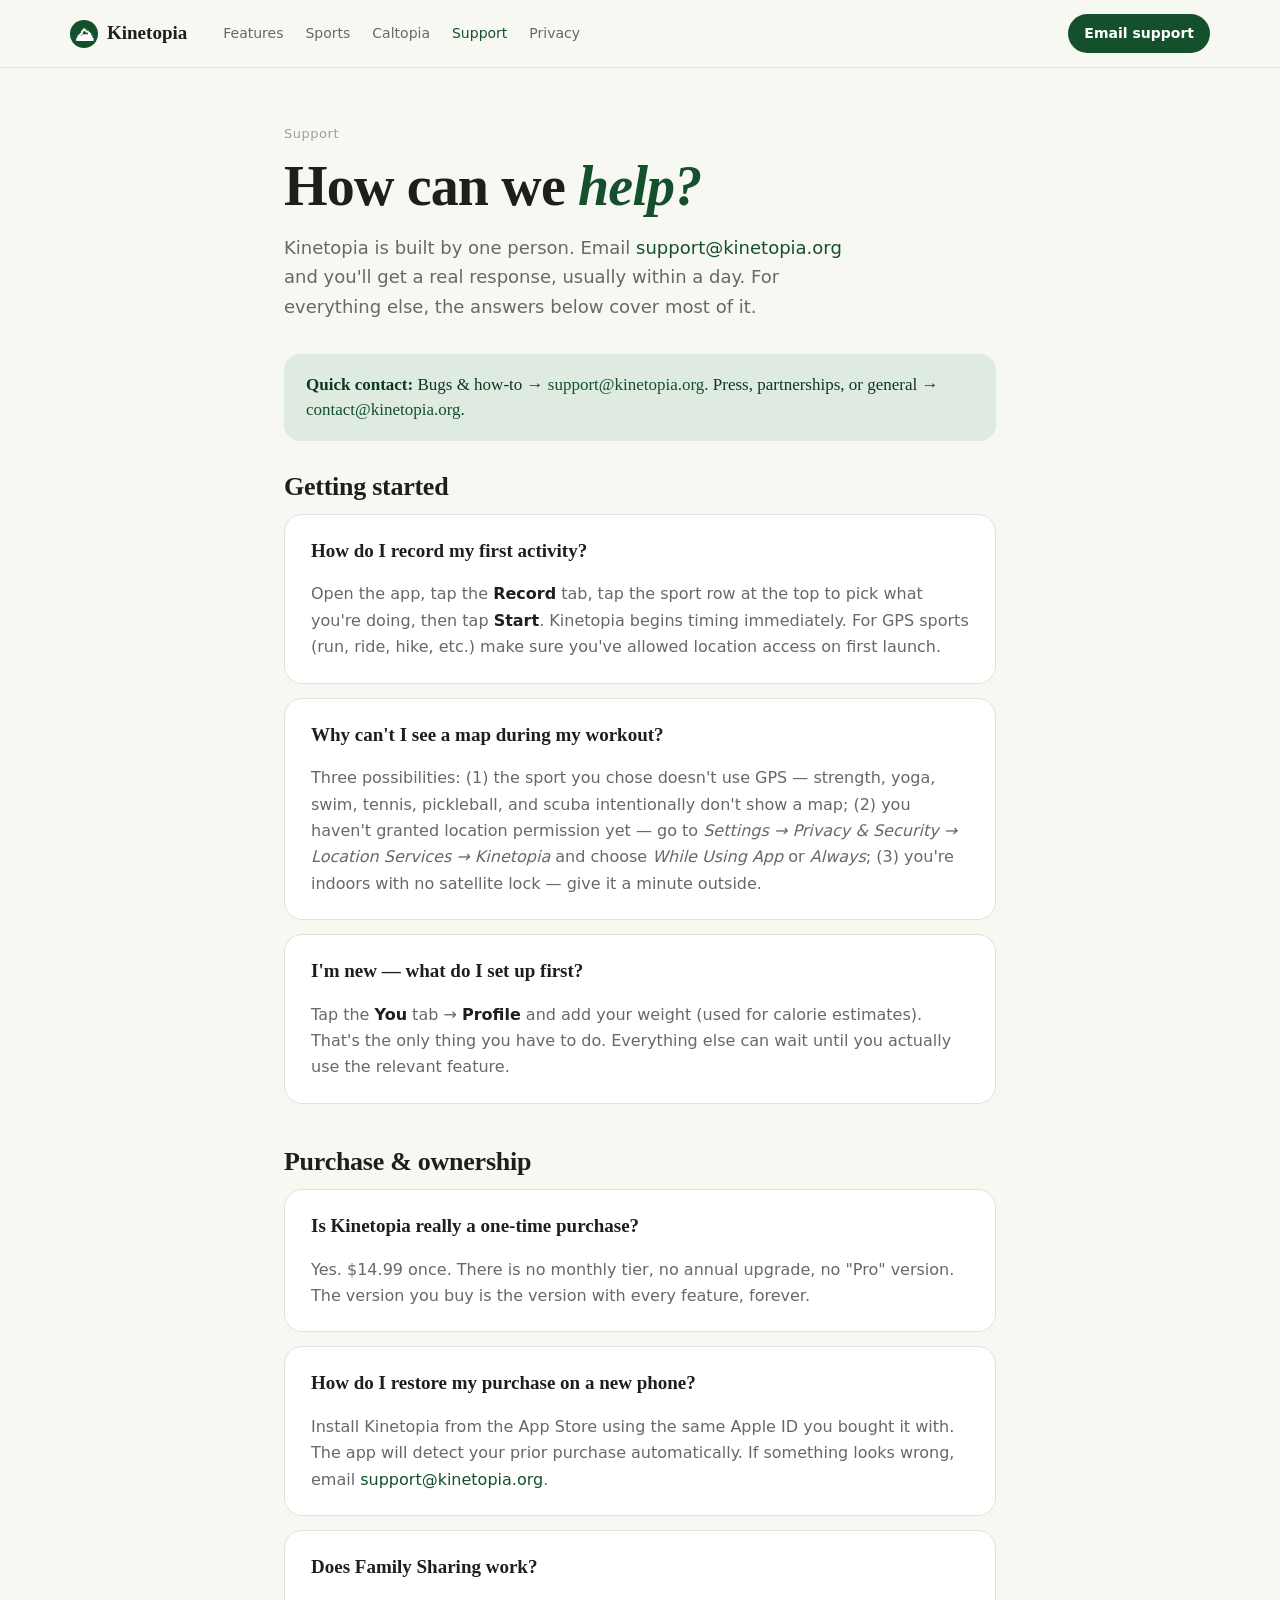
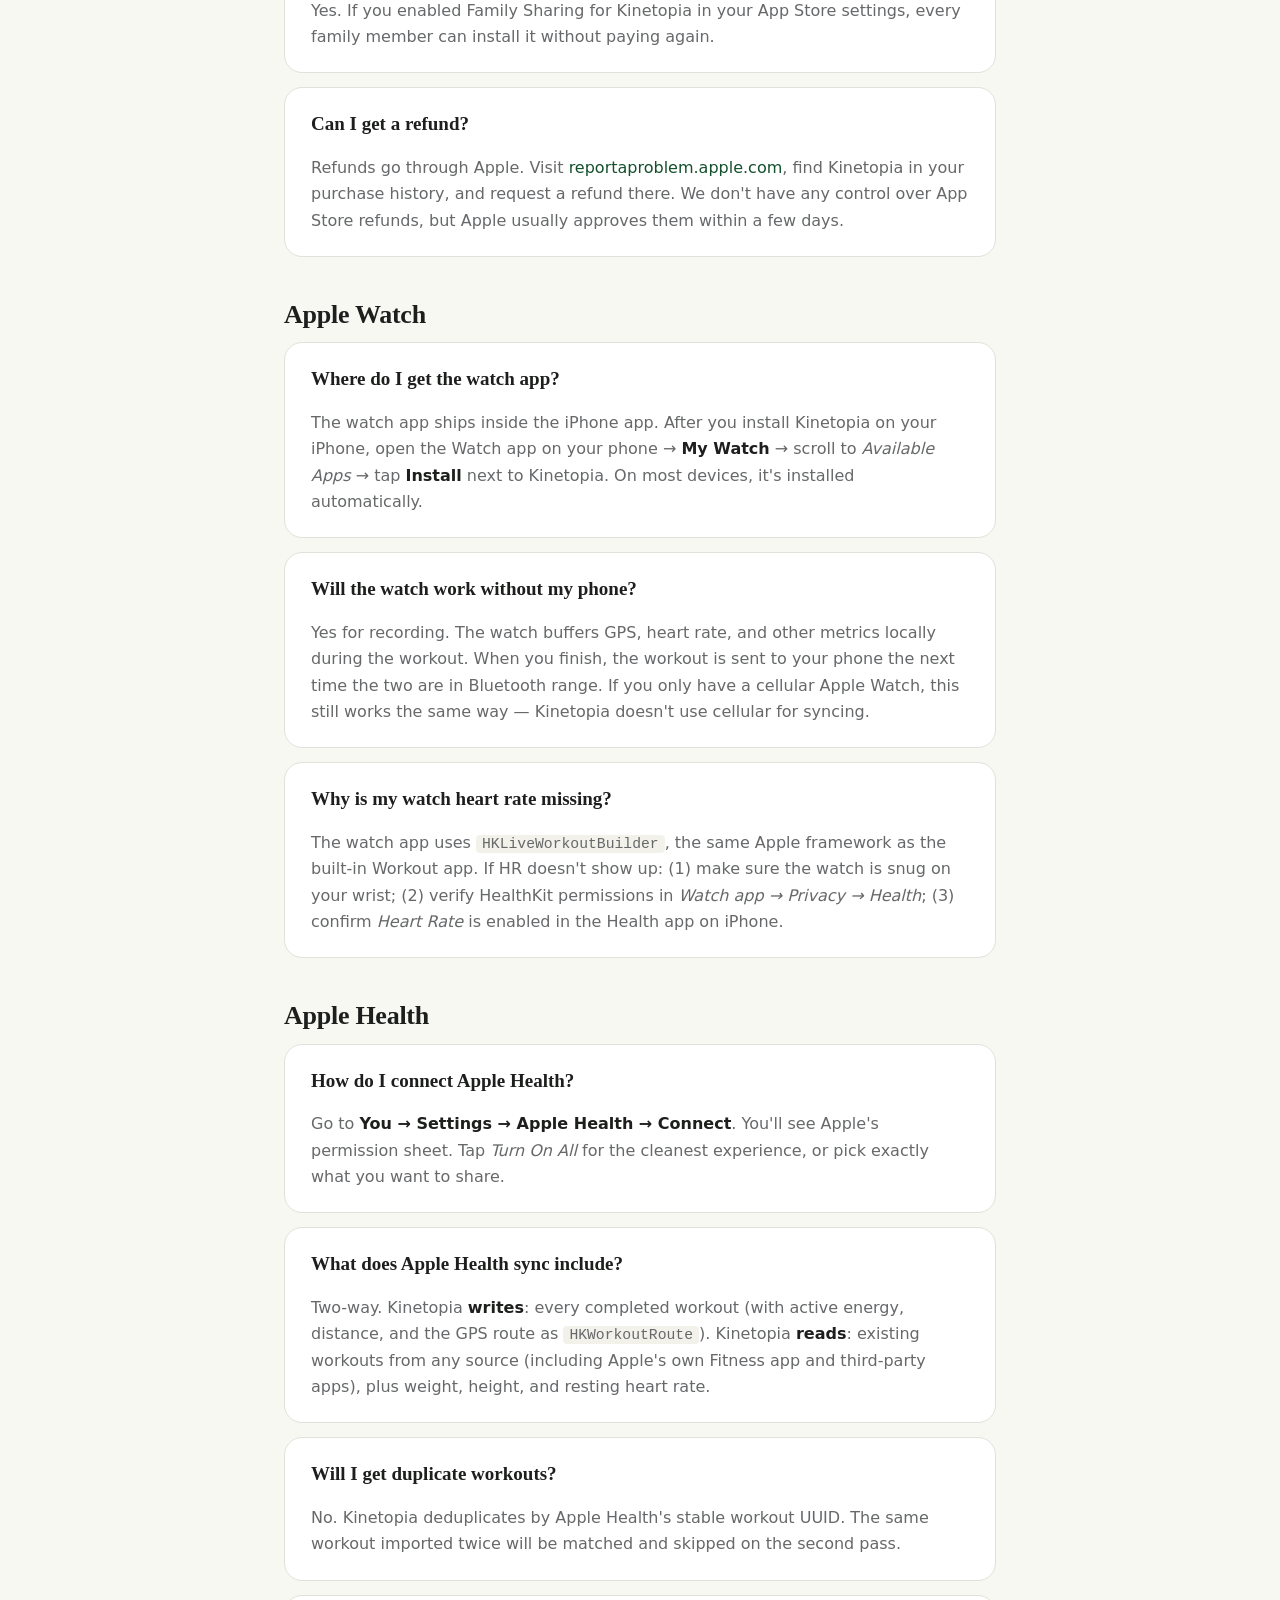
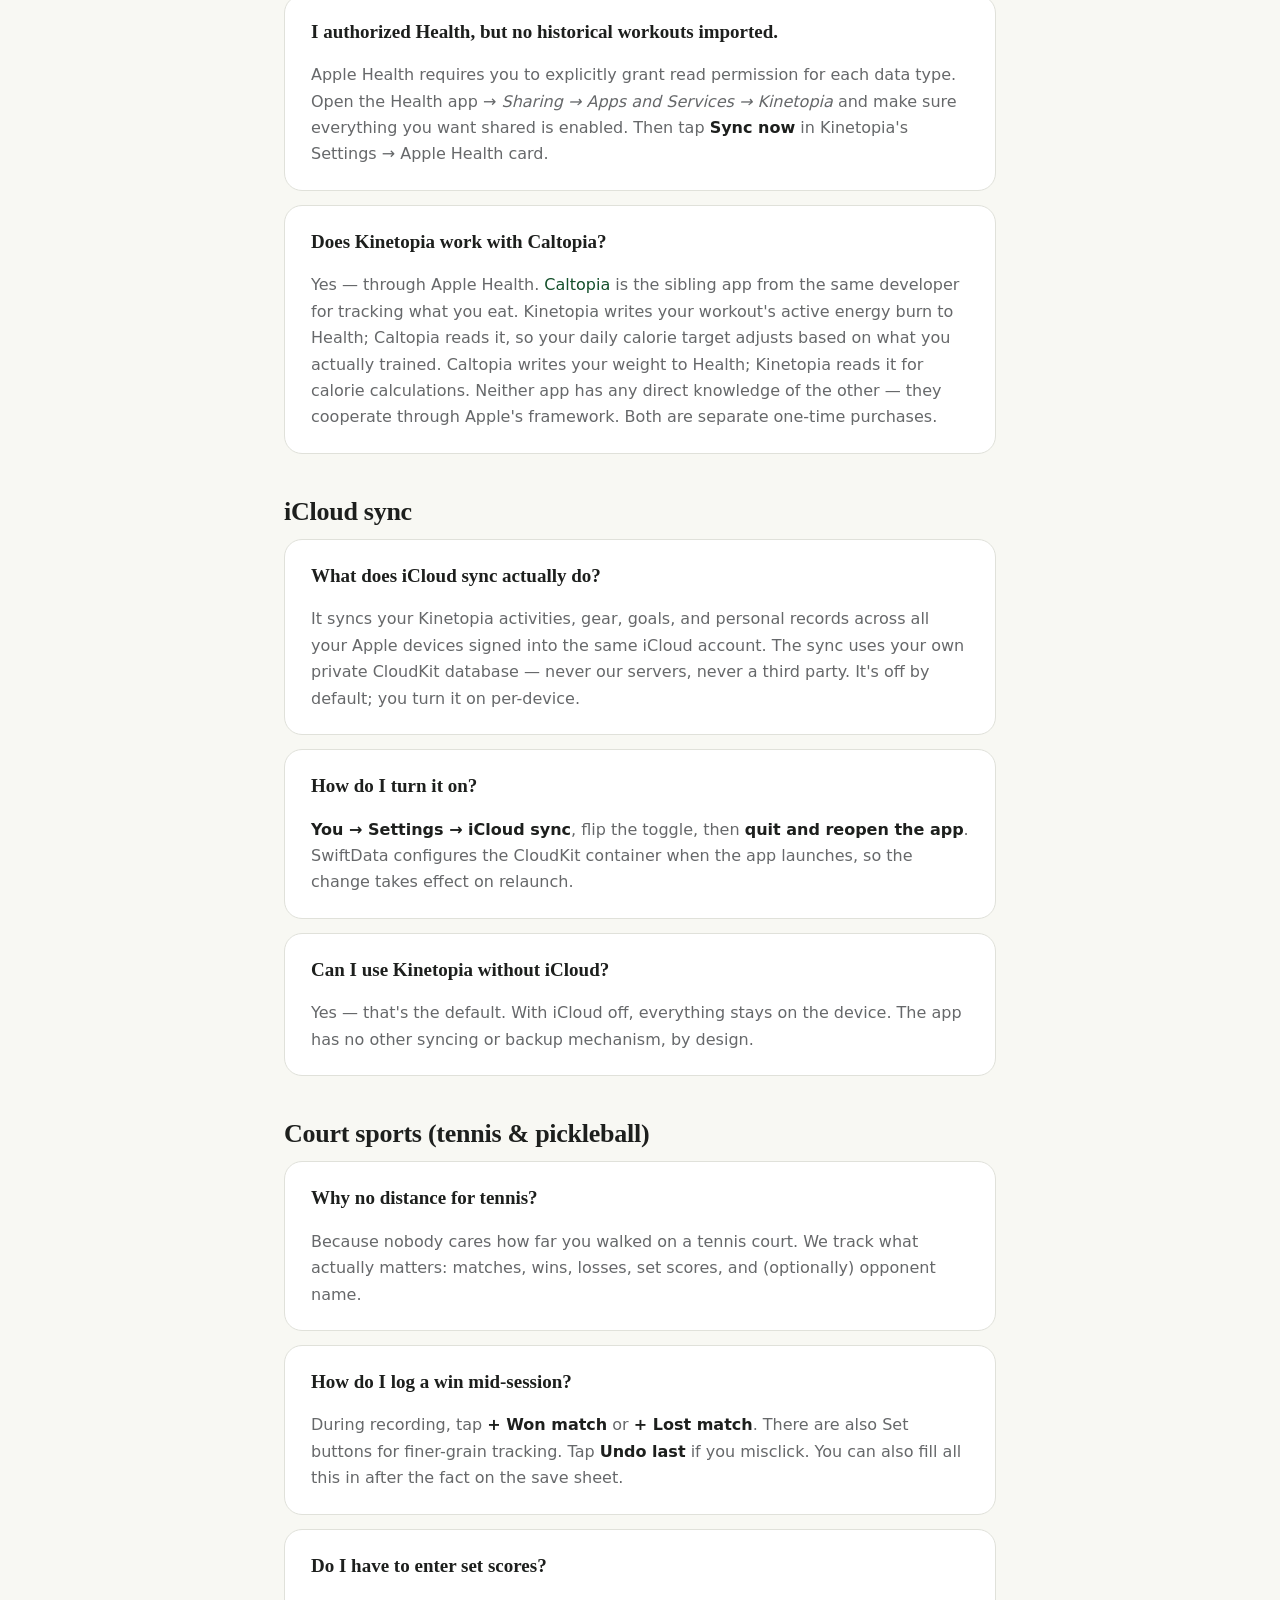
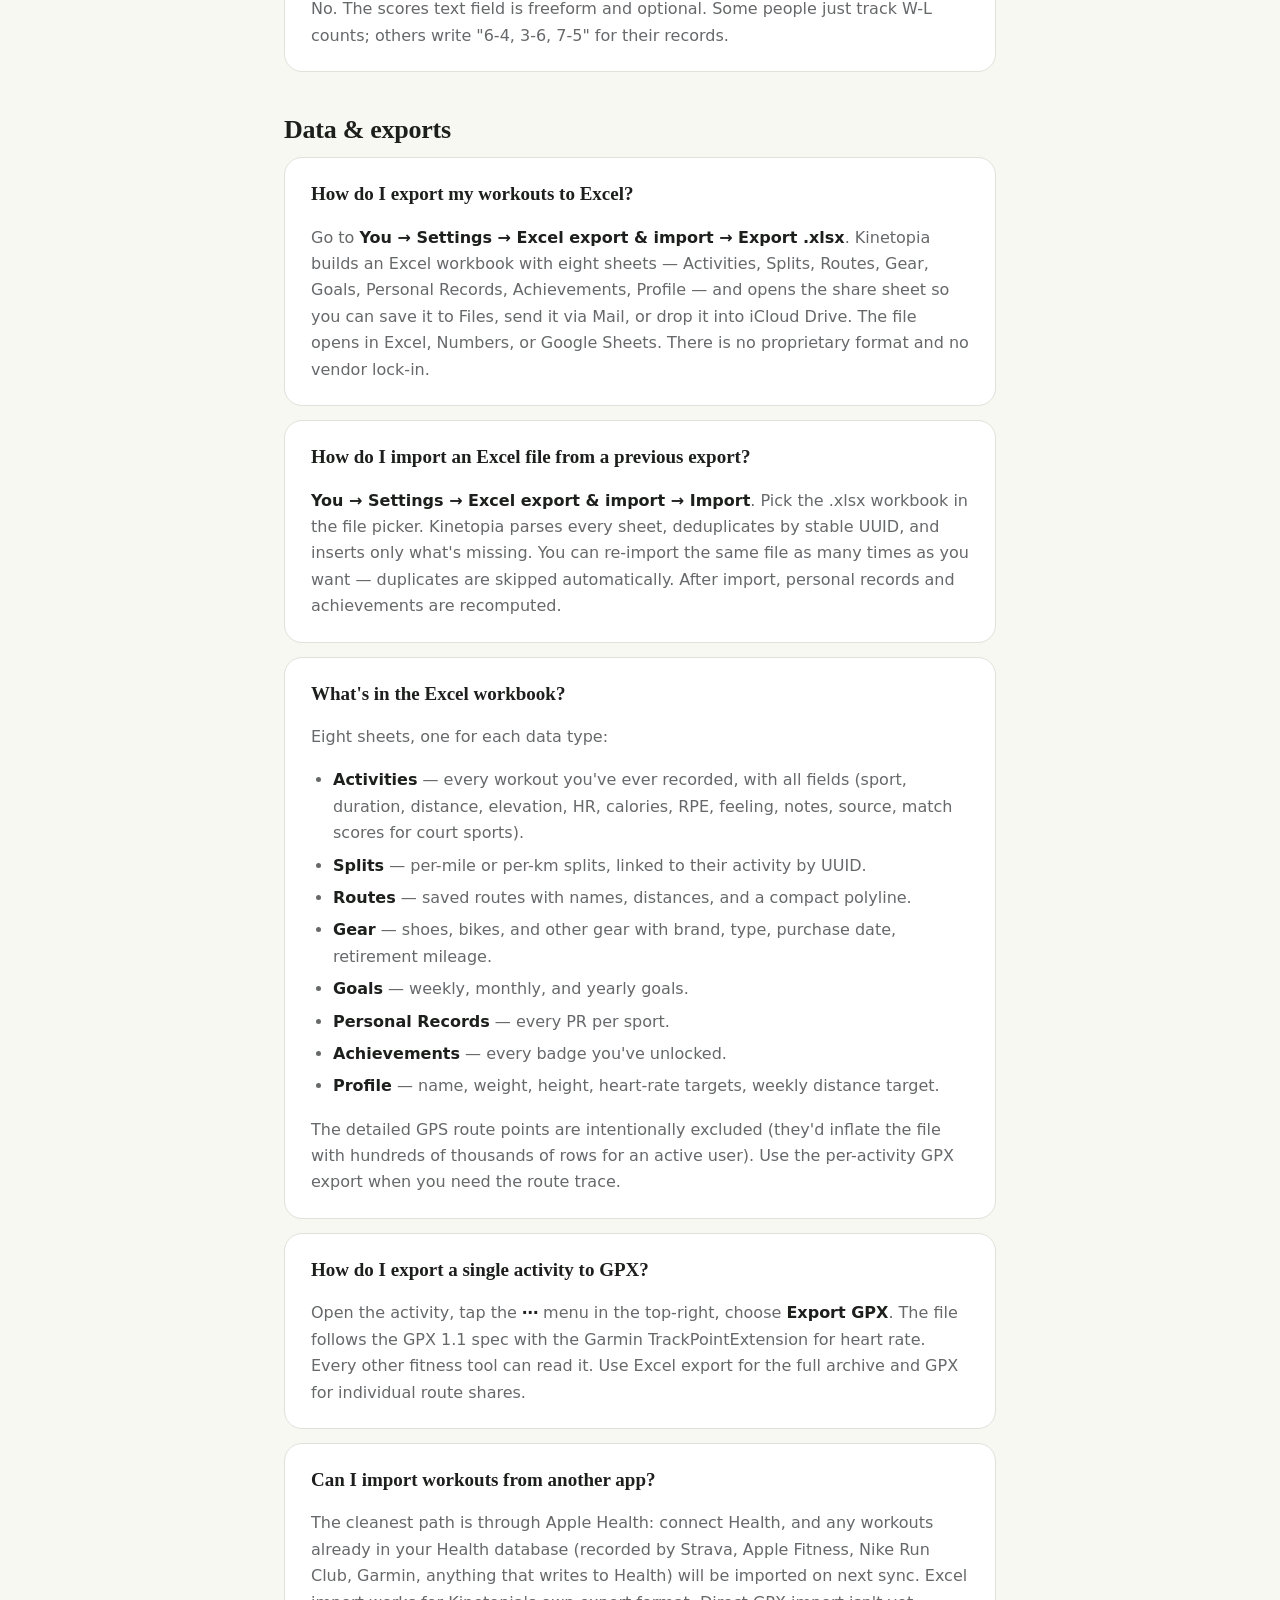
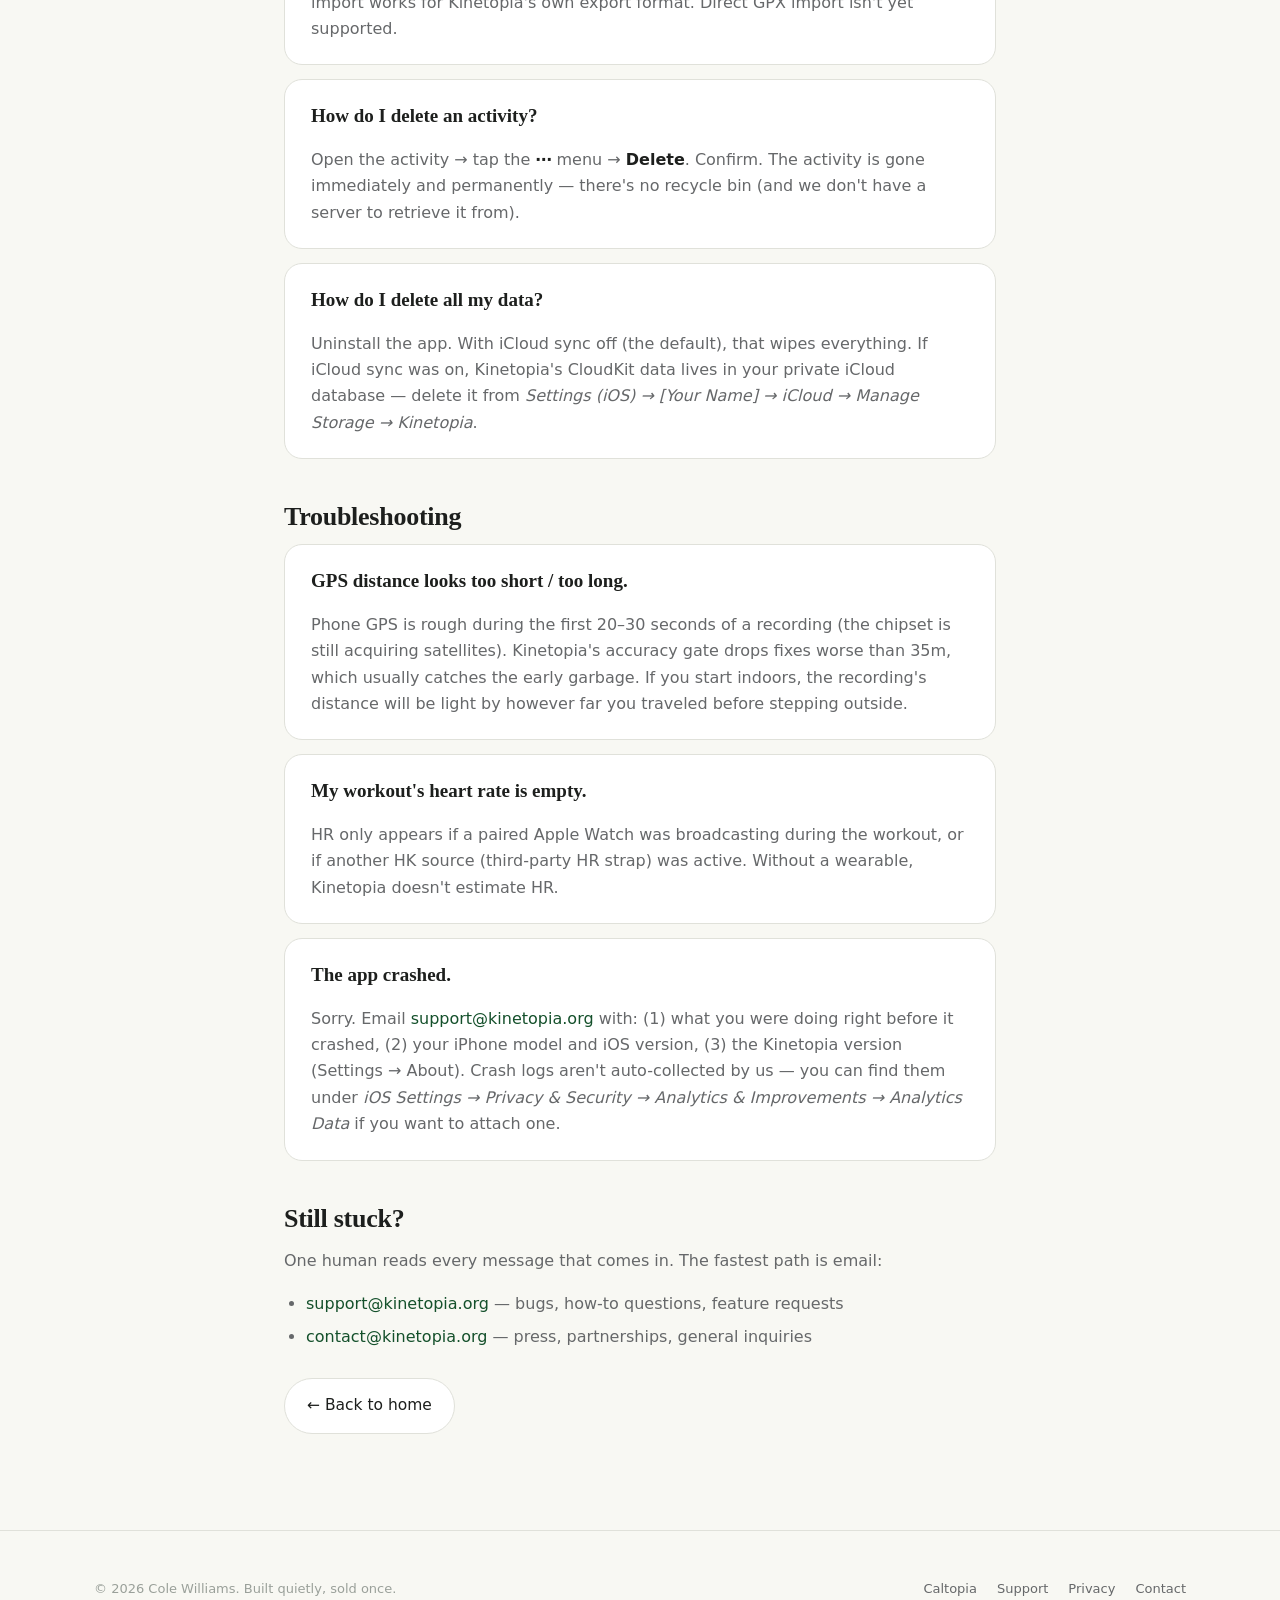
<file: support.html>
<!DOCTYPE html>
<html lang="en">
<head>
<meta charset="utf-8" />
<meta name="viewport" content="width=device-width, initial-scale=1, viewport-fit=cover" />
<meta name="robots" content="index, follow, max-image-preview:large, max-snippet:-1" />

<title>Kinetopia Support · FAQ for the Offline Fitness Tracker · Excel Export · Help</title>
<meta name="description" content="Help, FAQ, and contact for Kinetopia — the one-time-purchase iOS fitness tracker. Answers about Apple Watch, Apple Health, iCloud sync, tennis and pickleball tracking, GPX export, Excel export and import, and troubleshooting." />
<meta name="keywords" content="Kinetopia support, Kinetopia FAQ, offline fitness tracker help, no subscription fitness app help, Apple Watch fitness app, Apple Health sync, GPX export, Excel export fitness app, XLSX fitness import, tennis tracker support, pickleball tracker support" />
<meta name="author" content="Cole Williams" />
<link rel="canonical" href="https://kinetopia.org/support" />

<!-- Open Graph -->
<meta property="og:type" content="website" />
<meta property="og:site_name" content="Kinetopia" />
<meta property="og:title" content="Kinetopia Support · FAQ" />
<meta property="og:description" content="Help and FAQ for Kinetopia — the offline, no-subscription fitness tracker for iPhone and Apple Watch." />
<meta property="og:url" content="https://kinetopia.org/support" />
<meta property="og:image" content="https://kinetopia.org/og.png" />
<meta property="og:locale" content="en_US" />

<!-- Twitter -->
<meta name="twitter:card" content="summary_large_image" />
<meta name="twitter:title" content="Kinetopia Support" />
<meta name="twitter:description" content="Help, FAQ, and contact for Kinetopia." />
<meta name="twitter:image" content="https://kinetopia.org/og.png" />

<meta name="theme-color" content="#F8F8F3" />
<link rel="icon" type="image/png" sizes="32x32" href="/favicon-32.png" />
<link rel="icon" type="image/png" sizes="16x16" href="/favicon-16.png" />
<link rel="apple-touch-icon" sizes="180x180" href="/apple-touch-icon.png" />
<link rel="stylesheet" href="styles.css" />

<!-- ============ Structured data ============ -->
<script type="application/ld+json">
{
  "@context": "https://schema.org",
  "@type": "BreadcrumbList",
  "itemListElement": [
    { "@type": "ListItem", "position": 1, "name": "Home", "item": "https://kinetopia.org/" },
    { "@type": "ListItem", "position": 2, "name": "Support", "item": "https://kinetopia.org/support" }
  ]
}
</script>

<script type="application/ld+json">
{
  "@context": "https://schema.org",
  "@type": "FAQPage",
  "mainEntity": [
    {
      "@type": "Question",
      "name": "How do I record my first activity?",
      "acceptedAnswer": { "@type": "Answer", "text": "Open the app, tap the Record tab, tap the sport row at the top to pick what you're doing, then tap Start. Kinetopia begins timing immediately. For GPS sports (run, ride, hike, etc.) make sure you've allowed location access on first launch." }
    },
    {
      "@type": "Question",
      "name": "Why can't I see a map during my workout?",
      "acceptedAnswer": { "@type": "Answer", "text": "Three possibilities: (1) the sport you chose doesn't use GPS — strength, yoga, swim, tennis, pickleball, and scuba intentionally don't show a map; (2) you haven't granted location permission yet; (3) you're indoors with no satellite lock — give it a minute outside." }
    },
    {
      "@type": "Question",
      "name": "Is Kinetopia really a one-time purchase?",
      "acceptedAnswer": { "@type": "Answer", "text": "Yes. $14.99 once. There is no monthly tier, no annual upgrade, no Premium version. The version you buy is the version with every feature, forever." }
    },
    {
      "@type": "Question",
      "name": "How do I restore my purchase on a new phone?",
      "acceptedAnswer": { "@type": "Answer", "text": "Install Kinetopia from the App Store using the same Apple ID you bought it with. The app will detect your prior purchase automatically. If something looks wrong, email support@kinetopia.org." }
    },
    {
      "@type": "Question",
      "name": "Does Family Sharing work with Kinetopia?",
      "acceptedAnswer": { "@type": "Answer", "text": "Yes. If you enabled Family Sharing for Kinetopia in your App Store settings, every family member can install it without paying again." }
    },
    {
      "@type": "Question",
      "name": "Can I get a refund?",
      "acceptedAnswer": { "@type": "Answer", "text": "Refunds go through Apple. Visit reportaproblem.apple.com, find Kinetopia in your purchase history, and request a refund there. Apple usually approves them within a few days." }
    },
    {
      "@type": "Question",
      "name": "Where do I get the Apple Watch app?",
      "acceptedAnswer": { "@type": "Answer", "text": "The watch app ships inside the iPhone app. After you install Kinetopia on your iPhone, open the Watch app on your phone, go to My Watch, scroll to Available Apps, and tap Install next to Kinetopia. On most devices, it installs automatically." }
    },
    {
      "@type": "Question",
      "name": "Will the Apple Watch app work without my phone?",
      "acceptedAnswer": { "@type": "Answer", "text": "Yes for recording. The watch buffers GPS, heart rate, and other metrics locally during the workout. When you finish, the workout is sent to your phone the next time the two are in Bluetooth range." }
    },
    {
      "@type": "Question",
      "name": "Why is my watch heart rate missing?",
      "acceptedAnswer": { "@type": "Answer", "text": "The watch app uses HKLiveWorkoutBuilder, the same Apple framework as the built-in Workout app. If HR doesn't show up: make sure the watch is snug, verify HealthKit permissions in Watch app → Privacy → Health, and confirm Heart Rate is enabled in the Health app on iPhone." }
    },
    {
      "@type": "Question",
      "name": "How do I connect Apple Health?",
      "acceptedAnswer": { "@type": "Answer", "text": "Go to You → Settings → Apple Health → Connect. You'll see Apple's permission sheet. Tap Turn On All for the cleanest experience, or pick exactly what you want to share." }
    },
    {
      "@type": "Question",
      "name": "What does Apple Health sync include?",
      "acceptedAnswer": { "@type": "Answer", "text": "Two-way. Kinetopia writes every completed workout, with active energy, distance, and the GPS route as HKWorkoutRoute. Kinetopia reads existing workouts from any source (Apple Fitness, third-party apps), plus weight, height, and resting heart rate." }
    },
    {
      "@type": "Question",
      "name": "Will I get duplicate workouts?",
      "acceptedAnswer": { "@type": "Answer", "text": "No. Kinetopia deduplicates by Apple Health's stable workout UUID. The same workout imported twice will be matched and skipped on the second pass." }
    },
    {
      "@type": "Question",
      "name": "Does Kinetopia work with Caltopia?",
      "acceptedAnswer": { "@type": "Answer", "text": "Yes, through Apple Health. Caltopia is the sibling app from the same developer for tracking what you eat. Kinetopia writes your workout's active energy burn to Health; Caltopia reads it. Caltopia writes your weight to Health; Kinetopia reads it. Neither app has direct knowledge of the other — they cooperate through Apple's framework. Both are separate one-time purchases." }
    },
    {
      "@type": "Question",
      "name": "What does iCloud sync actually do?",
      "acceptedAnswer": { "@type": "Answer", "text": "It syncs your Kinetopia activities, gear, goals, and personal records across all your Apple devices signed into the same iCloud account. The sync uses your own private CloudKit database — never our servers, never a third party. It's off by default." }
    },
    {
      "@type": "Question",
      "name": "How do I turn on iCloud sync?",
      "acceptedAnswer": { "@type": "Answer", "text": "You → Settings → iCloud sync, flip the toggle, then quit and reopen the app. SwiftData configures the CloudKit container when the app launches, so the change takes effect on relaunch." }
    },
    {
      "@type": "Question",
      "name": "Can I use Kinetopia without iCloud?",
      "acceptedAnswer": { "@type": "Answer", "text": "Yes — that's the default. With iCloud off, everything stays on the device. The app has no other syncing or backup mechanism, by design." }
    },
    {
      "@type": "Question",
      "name": "Why doesn't Kinetopia track distance for tennis?",
      "acceptedAnswer": { "@type": "Answer", "text": "Because nobody cares how far you walked on a tennis court. We track what actually matters: matches played, matches won, set scores, and an optional opponent name." }
    },
    {
      "@type": "Question",
      "name": "How do I log a tennis or pickleball win mid-session?",
      "acceptedAnswer": { "@type": "Answer", "text": "During recording, tap + Won match or + Lost match. There are also Set buttons for finer-grain tracking. Tap Undo last if you misclick. You can also fill it in after the fact on the save sheet." }
    },
    {
      "@type": "Question",
      "name": "How do I export my data to Excel?",
      "acceptedAnswer": { "@type": "Answer", "text": "Go to You → Settings → Excel export & import → Export .xlsx. Kinetopia builds an Excel workbook with eight sheets — Activities, Splits, Routes, Gear, Goals, Personal Records, Achievements, Profile — and opens the share sheet so you can save it to Files, send it via Mail, or drop it into iCloud Drive. The file opens in Excel, Numbers, or Google Sheets." }
    },
    {
      "@type": "Question",
      "name": "How do I import an Excel file?",
      "acceptedAnswer": { "@type": "Answer", "text": "You → Settings → Excel export & import → Import. Pick the .xlsx workbook. Kinetopia parses every sheet, dedupes by stable UUID, and inserts only what's missing. You can re-import the same file as many times as you want — duplicates are skipped automatically. After import, personal records and achievements are recomputed." }
    },
    {
      "@type": "Question",
      "name": "How do I export a single activity to GPX?",
      "acceptedAnswer": { "@type": "Answer", "text": "Open the activity, tap the menu in the top-right, choose Export GPX. The file follows the GPX 1.1 spec with the Garmin TrackPointExtension for heart rate. Every other fitness tool can read it. Use Excel export for the full archive and GPX for individual route shares." }
    },
    {
      "@type": "Question",
      "name": "How do I delete all my data?",
      "acceptedAnswer": { "@type": "Answer", "text": "Uninstall the app. With iCloud sync off (the default), that wipes everything. If iCloud sync was on, Kinetopia's CloudKit data lives in your private iCloud database — delete it from Settings → [Your Name] → iCloud → Manage Storage → Kinetopia." }
    },
    {
      "@type": "Question",
      "name": "GPS distance looks too short or too long.",
      "acceptedAnswer": { "@type": "Answer", "text": "Phone GPS is rough during the first 20-30 seconds of a recording. Kinetopia's accuracy gate drops fixes worse than 35m, which usually catches the early garbage. If you start indoors, the recording's distance will be light by however far you traveled before stepping outside." }
    }
  ]
}
</script>
</head>
<body>

<nav class="top">
  <div class="container inner">
    <a href="/" class="logo"><span class="mark">⛰</span> Kinetopia</a>
    <div class="links">
      <a href="/#features">Features</a>
      <a href="/#sports">Sports</a>
      <a href="/caltopia">Caltopia</a>
      <a href="/support" style="color: var(--forest);">Support</a>
      <a href="/privacy">Privacy</a>
    </div>
    <div class="spacer"></div>
    <a href="mailto:support@kinetopia.org" class="cta">Email support</a>
  </div>
</nav>

<div class="doc">
  <div class="container narrow">

    <div class="meta">Support</div>
    <h1>How can we <span class="accent">help?</span></h1>
    <p class="lede">Kinetopia is built by one person. Email <a href="mailto:support@kinetopia.org">support@kinetopia.org</a> and you'll get a real response, usually within a day. For everything else, the answers below cover most of it.</p>

    <div class="callout">
      <strong>Quick contact:</strong> Bugs &amp; how-to → <a href="mailto:support@kinetopia.org">support@kinetopia.org</a>. Press, partnerships, or general → <a href="mailto:contact@kinetopia.org">contact@kinetopia.org</a>.
    </div>

    <h2>Getting started</h2>

    <div class="faq-item">
      <h3>How do I record my first activity?</h3>
      <p>Open the app, tap the <strong>Record</strong> tab, tap the sport row at the top to pick what you're doing, then tap <strong>Start</strong>. Kinetopia begins timing immediately. For GPS sports (run, ride, hike, etc.) make sure you've allowed location access on first launch.</p>
    </div>

    <div class="faq-item">
      <h3>Why can't I see a map during my workout?</h3>
      <p>Three possibilities: (1) the sport you chose doesn't use GPS — strength, yoga, swim, tennis, pickleball, and scuba intentionally don't show a map; (2) you haven't granted location permission yet — go to <em>Settings → Privacy &amp; Security → Location Services → Kinetopia</em> and choose <em>While Using App</em> or <em>Always</em>; (3) you're indoors with no satellite lock — give it a minute outside.</p>
    </div>

    <div class="faq-item">
      <h3>I'm new — what do I set up first?</h3>
      <p>Tap the <strong>You</strong> tab → <strong>Profile</strong> and add your weight (used for calorie estimates). That's the only thing you have to do. Everything else can wait until you actually use the relevant feature.</p>
    </div>

    <h2>Purchase &amp; ownership</h2>

    <div class="faq-item">
      <h3>Is Kinetopia really a one-time purchase?</h3>
      <p>Yes. $14.99 once. There is no monthly tier, no annual upgrade, no "Pro" version. The version you buy is the version with every feature, forever.</p>
    </div>

    <div class="faq-item">
      <h3>How do I restore my purchase on a new phone?</h3>
      <p>Install Kinetopia from the App Store using the same Apple ID you bought it with. The app will detect your prior purchase automatically. If something looks wrong, email <a href="mailto:support@kinetopia.org">support@kinetopia.org</a>.</p>
    </div>

    <div class="faq-item">
      <h3>Does Family Sharing work?</h3>
      <p>Yes. If you enabled Family Sharing for Kinetopia in your App Store settings, every family member can install it without paying again.</p>
    </div>

    <div class="faq-item">
      <h3>Can I get a refund?</h3>
      <p>Refunds go through Apple. Visit <a href="https://reportaproblem.apple.com" target="_blank" rel="noopener">reportaproblem.apple.com</a>, find Kinetopia in your purchase history, and request a refund there. We don't have any control over App Store refunds, but Apple usually approves them within a few days.</p>
    </div>

    <h2>Apple Watch</h2>

    <div class="faq-item">
      <h3>Where do I get the watch app?</h3>
      <p>The watch app ships inside the iPhone app. After you install Kinetopia on your iPhone, open the Watch app on your phone → <strong>My Watch</strong> → scroll to <em>Available Apps</em> → tap <strong>Install</strong> next to Kinetopia. On most devices, it's installed automatically.</p>
    </div>

    <div class="faq-item">
      <h3>Will the watch work without my phone?</h3>
      <p>Yes for recording. The watch buffers GPS, heart rate, and other metrics locally during the workout. When you finish, the workout is sent to your phone the next time the two are in Bluetooth range. If you only have a cellular Apple Watch, this still works the same way — Kinetopia doesn't use cellular for syncing.</p>
    </div>

    <div class="faq-item">
      <h3>Why is my watch heart rate missing?</h3>
      <p>The watch app uses <code>HKLiveWorkoutBuilder</code>, the same Apple framework as the built-in Workout app. If HR doesn't show up: (1) make sure the watch is snug on your wrist; (2) verify HealthKit permissions in <em>Watch app → Privacy → Health</em>; (3) confirm <em>Heart Rate</em> is enabled in the Health app on iPhone.</p>
    </div>

    <h2>Apple Health</h2>

    <div class="faq-item">
      <h3>How do I connect Apple Health?</h3>
      <p>Go to <strong>You → Settings → Apple Health → Connect</strong>. You'll see Apple's permission sheet. Tap <em>Turn On All</em> for the cleanest experience, or pick exactly what you want to share.</p>
    </div>

    <div class="faq-item">
      <h3>What does Apple Health sync include?</h3>
      <p>Two-way. Kinetopia <strong>writes</strong>: every completed workout (with active energy, distance, and the GPS route as <code>HKWorkoutRoute</code>). Kinetopia <strong>reads</strong>: existing workouts from any source (including Apple's own Fitness app and third-party apps), plus weight, height, and resting heart rate.</p>
    </div>

    <div class="faq-item">
      <h3>Will I get duplicate workouts?</h3>
      <p>No. Kinetopia deduplicates by Apple Health's stable workout UUID. The same workout imported twice will be matched and skipped on the second pass.</p>
    </div>

    <div class="faq-item">
      <h3>I authorized Health, but no historical workouts imported.</h3>
      <p>Apple Health requires you to explicitly grant read permission for each data type. Open the Health app → <em>Sharing → Apps and Services → Kinetopia</em> and make sure everything you want shared is enabled. Then tap <strong>Sync now</strong> in Kinetopia's Settings → Apple Health card.</p>
    </div>

    <div class="faq-item">
      <h3>Does Kinetopia work with Caltopia?</h3>
      <p>Yes — through Apple Health. <a href="/caltopia">Caltopia</a> is the sibling app from the same developer for tracking what you eat. Kinetopia writes your workout's active energy burn to Health; Caltopia reads it, so your daily calorie target adjusts based on what you actually trained. Caltopia writes your weight to Health; Kinetopia reads it for calorie calculations. Neither app has any direct knowledge of the other — they cooperate through Apple's framework. Both are separate one-time purchases.</p>
    </div>

    <h2>iCloud sync</h2>

    <div class="faq-item">
      <h3>What does iCloud sync actually do?</h3>
      <p>It syncs your Kinetopia activities, gear, goals, and personal records across all your Apple devices signed into the same iCloud account. The sync uses your own private CloudKit database — never our servers, never a third party. It's off by default; you turn it on per-device.</p>
    </div>

    <div class="faq-item">
      <h3>How do I turn it on?</h3>
      <p><strong>You → Settings → iCloud sync</strong>, flip the toggle, then <strong>quit and reopen the app</strong>. SwiftData configures the CloudKit container when the app launches, so the change takes effect on relaunch.</p>
    </div>

    <div class="faq-item">
      <h3>Can I use Kinetopia without iCloud?</h3>
      <p>Yes — that's the default. With iCloud off, everything stays on the device. The app has no other syncing or backup mechanism, by design.</p>
    </div>

    <h2>Court sports (tennis &amp; pickleball)</h2>

    <div class="faq-item">
      <h3>Why no distance for tennis?</h3>
      <p>Because nobody cares how far you walked on a tennis court. We track what actually matters: matches, wins, losses, set scores, and (optionally) opponent name.</p>
    </div>

    <div class="faq-item">
      <h3>How do I log a win mid-session?</h3>
      <p>During recording, tap <strong>+ Won match</strong> or <strong>+ Lost match</strong>. There are also Set buttons for finer-grain tracking. Tap <strong>Undo last</strong> if you misclick. You can also fill all this in after the fact on the save sheet.</p>
    </div>

    <div class="faq-item">
      <h3>Do I have to enter set scores?</h3>
      <p>No. The scores text field is freeform and optional. Some people just track W-L counts; others write "6-4, 3-6, 7-5" for their records.</p>
    </div>

    <h2>Data &amp; exports</h2>

    <div class="faq-item">
      <h3>How do I export my workouts to Excel?</h3>
      <p>Go to <strong>You → Settings → Excel export &amp; import → Export .xlsx</strong>. Kinetopia builds an Excel workbook with eight sheets — Activities, Splits, Routes, Gear, Goals, Personal Records, Achievements, Profile — and opens the share sheet so you can save it to Files, send it via Mail, or drop it into iCloud Drive. The file opens in Excel, Numbers, or Google Sheets. There is no proprietary format and no vendor lock-in.</p>
    </div>

    <div class="faq-item">
      <h3>How do I import an Excel file from a previous export?</h3>
      <p><strong>You → Settings → Excel export &amp; import → Import</strong>. Pick the .xlsx workbook in the file picker. Kinetopia parses every sheet, deduplicates by stable UUID, and inserts only what's missing. You can re-import the same file as many times as you want — duplicates are skipped automatically. After import, personal records and achievements are recomputed.</p>
    </div>

    <div class="faq-item">
      <h3>What's in the Excel workbook?</h3>
      <p>Eight sheets, one for each data type:</p>
      <ul>
        <li><strong>Activities</strong> — every workout you've ever recorded, with all fields (sport, duration, distance, elevation, HR, calories, RPE, feeling, notes, source, match scores for court sports).</li>
        <li><strong>Splits</strong> — per-mile or per-km splits, linked to their activity by UUID.</li>
        <li><strong>Routes</strong> — saved routes with names, distances, and a compact polyline.</li>
        <li><strong>Gear</strong> — shoes, bikes, and other gear with brand, type, purchase date, retirement mileage.</li>
        <li><strong>Goals</strong> — weekly, monthly, and yearly goals.</li>
        <li><strong>Personal Records</strong> — every PR per sport.</li>
        <li><strong>Achievements</strong> — every badge you've unlocked.</li>
        <li><strong>Profile</strong> — name, weight, height, heart-rate targets, weekly distance target.</li>
      </ul>
      <p>The detailed GPS route points are intentionally excluded (they'd inflate the file with hundreds of thousands of rows for an active user). Use the per-activity GPX export when you need the route trace.</p>
    </div>

    <div class="faq-item">
      <h3>How do I export a single activity to GPX?</h3>
      <p>Open the activity, tap the <strong>⋯</strong> menu in the top-right, choose <strong>Export GPX</strong>. The file follows the GPX 1.1 spec with the Garmin TrackPointExtension for heart rate. Every other fitness tool can read it. Use Excel export for the full archive and GPX for individual route shares.</p>
    </div>

    <div class="faq-item">
      <h3>Can I import workouts from another app?</h3>
      <p>The cleanest path is through Apple Health: connect Health, and any workouts already in your Health database (recorded by Strava, Apple Fitness, Nike Run Club, Garmin, anything that writes to Health) will be imported on next sync. Excel import works for Kinetopia's own export format. Direct GPX import isn't yet supported.</p>
    </div>

    <div class="faq-item">
      <h3>How do I delete an activity?</h3>
      <p>Open the activity → tap the <strong>⋯</strong> menu → <strong>Delete</strong>. Confirm. The activity is gone immediately and permanently — there's no recycle bin (and we don't have a server to retrieve it from).</p>
    </div>

    <div class="faq-item">
      <h3>How do I delete all my data?</h3>
      <p>Uninstall the app. With iCloud sync off (the default), that wipes everything. If iCloud sync was on, Kinetopia's CloudKit data lives in your private iCloud database — delete it from <em>Settings (iOS) → [Your Name] → iCloud → Manage Storage → Kinetopia</em>.</p>
    </div>

    <h2>Troubleshooting</h2>

    <div class="faq-item">
      <h3>GPS distance looks too short / too long.</h3>
      <p>Phone GPS is rough during the first 20–30 seconds of a recording (the chipset is still acquiring satellites). Kinetopia's accuracy gate drops fixes worse than 35m, which usually catches the early garbage. If you start indoors, the recording's distance will be light by however far you traveled before stepping outside.</p>
    </div>

    <div class="faq-item">
      <h3>My workout's heart rate is empty.</h3>
      <p>HR only appears if a paired Apple Watch was broadcasting during the workout, or if another HK source (third-party HR strap) was active. Without a wearable, Kinetopia doesn't estimate HR.</p>
    </div>

    <div class="faq-item">
      <h3>The app crashed.</h3>
      <p>Sorry. Email <a href="mailto:support@kinetopia.org">support@kinetopia.org</a> with: (1) what you were doing right before it crashed, (2) your iPhone model and iOS version, (3) the Kinetopia version (Settings → About). Crash logs aren't auto-collected by us — you can find them under <em>iOS Settings → Privacy &amp; Security → Analytics &amp; Improvements → Analytics Data</em> if you want to attach one.</p>
    </div>

    <h2>Still stuck?</h2>

    <p>One human reads every message that comes in. The fastest path is email:</p>

    <ul>
      <li><a href="mailto:support@kinetopia.org">support@kinetopia.org</a> — bugs, how-to questions, feature requests</li>
      <li><a href="mailto:contact@kinetopia.org">contact@kinetopia.org</a> — press, partnerships, general inquiries</li>
    </ul>

    <p style="margin-top: 28px;"><a href="/" class="btn-ghost" style="text-decoration: none;">← Back to home</a></p>

  </div>
</div>

<footer>
  <div class="container">
    <div class="row">
      <div>© 2026 Cole Williams. Built quietly, sold once.</div>
      <div class="spacer"></div>
      <a href="https://caltopia.org">Caltopia</a>
      <a href="/support">Support</a>
      <a href="/privacy">Privacy</a>
      <a href="mailto:contact@kinetopia.org">Contact</a>
    </div>
  </div>
</footer>

</body>
</html>
</file>
<file: styles.css>
/* Kinetopia — shared styles. Pairs with caltopia.org visual identity. */

:root {
  --cream: #F8F8F3;
  --cream-deep: #F2F1EA;
  --card: #FFFFFF;
  --forest: #14502B;
  --forest-deep: #0C381E;
  --forest-soft: #DFEAE1;
  --ink: #1D1F1D;
  --ink-dim: #66686A;
  --ink-faint: #9AA09A;
  --hairline: #E0E1DA;
  --lavender: #E8E2F8;
  --lavender-ink: #5C4FA8;
  --butter: #FAF1D4;
  --butter-ink: #A68433;
  --blush: #FAE0E1;
  --blush-ink: #B25257;
  --sage: #DDEDD9;
  --sage-ink: #527F52;
  --sky: #DCEAF7;
  --sky-ink: #335EA0;
  --warn: #DC9933;
  --danger: #C84545;
  --serif: ui-serif, "New York", "Iowan Old Style", "Charter", Cambria, Georgia, serif;
  --ui: -apple-system, BlinkMacSystemFont, "SF Pro Text", Inter, system-ui, sans-serif;
  --mono: ui-monospace, "SF Mono", Menlo, Consolas, monospace;
}

* { box-sizing: border-box; }
html, body { margin: 0; padding: 0; }

/* ---------- Pre-launch announcement bar ---------- */
.announcement {
  position: relative;
  background: linear-gradient(90deg, var(--forest) 0%, var(--forest-deep) 100%);
  color: white;
  padding: 11px 18px;
  text-align: center;
  font-size: 13px;
  font-weight: 500;
  letter-spacing: 0.01em;
  z-index: 51;
}
.announcement a { color: white; text-decoration: underline; text-underline-offset: 2px; font-weight: 600; }
.announcement a:hover { opacity: 0.85; }
.announcement strong { font-weight: 700; }
.announcement .spark {
  display: inline-block;
  background: rgba(255, 255, 255, 0.18);
  color: white;
  padding: 2px 9px;
  border-radius: 999px;
  font-size: 10px;
  font-weight: 700;
  letter-spacing: 0.08em;
  margin-right: 8px;
  vertical-align: 1px;
}
@media (max-width: 520px) {
  .announcement { font-size: 12px; padding: 10px 14px; }
}
body {
  background: var(--cream);
  color: var(--ink);
  font-family: var(--ui);
  font-size: 17px;
  line-height: 1.5;
  -webkit-font-smoothing: antialiased;
  text-rendering: optimizeLegibility;
}
::selection { background: var(--forest-soft); color: var(--forest-deep); }
a { color: var(--forest); text-decoration: none; }
a:hover { text-decoration: underline; }
code { font-family: var(--mono); font-size: 0.92em; background: var(--cream-deep); padding: 1px 6px; border-radius: 4px; }
.container { max-width: 1140px; margin: 0 auto; padding: 0 24px; }
.container.narrow { max-width: 760px; }

/* ---------- Nav ---------- */
nav.top {
  position: sticky; top: 0; z-index: 50;
  background: rgba(248, 248, 243, 0.85);
  backdrop-filter: saturate(180%) blur(20px);
  -webkit-backdrop-filter: saturate(180%) blur(20px);
  border-bottom: 1px solid var(--hairline);
}
nav.top .inner { display: flex; align-items: center; padding: 14px 0; gap: 28px; }
nav.top .logo {
  display: flex; align-items: center; gap: 9px;
  font-family: var(--serif); font-weight: 700; font-size: 19px; color: var(--ink);
}
nav.top .logo:hover { text-decoration: none; }
nav.top .logo .mark {
  width: 28px; height: 28px; border-radius: 50%; background: var(--forest);
  display: grid; place-items: center; color: white; font-family: var(--ui);
}
nav.top .links { display: flex; gap: 22px; margin-left: 8px; }
nav.top .links a { color: var(--ink-dim); font-size: 14px; font-weight: 500; }
nav.top .links a:hover { color: var(--forest); text-decoration: none; }
nav.top .spacer { flex: 1; }
nav.top .cta {
  background: var(--forest); color: white; padding: 9px 16px; border-radius: 999px;
  font-size: 14px; font-weight: 600;
}
nav.top .cta:hover { background: var(--forest-deep); text-decoration: none; }
@media (max-width: 760px) { nav.top .links { display: none; } }

/* ---------- Hero ---------- */
.hero { padding: 56px 0 32px; }
.hero .grid { display: grid; grid-template-columns: 1.15fr 1fr; gap: 56px; align-items: center; }
@media (max-width: 900px) { .hero .grid { grid-template-columns: 1fr; gap: 32px; } }

.pill {
  display: inline-flex; align-items: center; gap: 7px;
  background: var(--forest-soft); color: var(--forest);
  padding: 7px 14px; border-radius: 999px;
  font-size: 13px; font-weight: 600;
}

h1 {
  font-family: var(--serif); font-weight: 700; color: var(--ink);
  font-size: clamp(40px, 6vw, 76px); line-height: 1.02; letter-spacing: -0.015em;
  margin: 18px 0 22px;
}
h1 .accent { color: var(--forest); font-style: italic; font-weight: 700; }

.lede { font-size: 19px; color: var(--ink-dim); max-width: 580px; }
.lede .strike { color: var(--ink-faint); text-decoration: line-through; margin-right: 4px; }

.chips { display: flex; flex-wrap: wrap; gap: 8px; margin-top: 22px; }
.chip {
  display: inline-flex; align-items: center; gap: 7px;
  background: var(--forest-soft); color: var(--forest);
  padding: 8px 14px; border-radius: 999px;
  font-size: 13.5px; font-weight: 600;
}

.cta-row { display: flex; gap: 12px; margin-top: 28px; flex-wrap: wrap; }
.btn-primary {
  display: inline-flex; align-items: center; gap: 9px;
  background: var(--forest); color: white;
  padding: 14px 22px; border-radius: 999px;
  font-size: 15.5px; font-weight: 600;
}
.btn-primary:hover { background: var(--forest-deep); text-decoration: none; }
.btn-ghost {
  display: inline-flex; align-items: center; gap: 9px;
  color: var(--ink); border: 1px solid var(--hairline);
  background: white;
  padding: 14px 22px; border-radius: 999px;
  font-size: 15.5px; font-weight: 600;
}
.btn-ghost:hover { border-color: var(--forest); color: var(--forest); text-decoration: none; }

/* Coming-soon variant of the primary button. Visually distinct from a live
   download button, but still clickable — opens an "email me at launch" link. */
.btn-coming-soon {
  display: inline-flex; align-items: center; gap: 9px;
  background: var(--ink);
  color: white;
  padding: 14px 22px; border-radius: 999px;
  font-size: 15.5px; font-weight: 600;
  position: relative;
}
.btn-coming-soon:hover { background: var(--forest-deep); text-decoration: none; }
.btn-coming-soon .badge {
  background: var(--warn);
  color: #2a2200;
  padding: 3px 9px;
  border-radius: 999px;
  font-size: 10px;
  font-weight: 700;
  letter-spacing: 0.06em;
  text-transform: uppercase;
}

/* The pre-launch nav CTA (top-right). Matches .cta layout but disabled feel. */
nav.top .cta.coming-soon {
  background: var(--ink);
  color: white;
  display: inline-flex; align-items: center; gap: 8px;
}
nav.top .cta.coming-soon:hover { background: var(--forest-deep); }
nav.top .cta.coming-soon .dot {
  width: 6px; height: 6px; border-radius: 50%; background: var(--warn);
  display: inline-block;
  animation: comingSoonPulse 2.4s ease-in-out infinite;
}
@keyframes comingSoonPulse {
  0%, 100% { opacity: 0.5; transform: scale(1); }
  50% { opacity: 1; transform: scale(1.15); }
}

.features-list { color: var(--ink-dim); font-size: 14px; margin-top: 18px; line-height: 1.9; }
.features-list span { margin-right: 18px; }
.features-list .check { color: var(--forest); margin-right: 6px; }

/* ---------- Phone mockup ---------- */
.phone-wrap { display: flex; justify-content: center; }
.phone {
  width: 320px; aspect-ratio: 360 / 740;
  background: white;
  border-radius: 46px;
  border: 9px solid #1B1F1B;
  box-shadow: 0 30px 60px -20px rgba(20, 80, 43, 0.15), 0 8px 20px rgba(0,0,0,0.06);
  position: relative; overflow: hidden;
}
.phone .notch {
  position: absolute; top: 12px; left: 50%; transform: translateX(-50%);
  width: 100px; height: 26px; background: #1B1F1B; border-radius: 999px;
}
.phone .screen {
  padding: 50px 22px 70px;
  background: var(--cream);
  height: 100%;
  display: flex; flex-direction: column; gap: 12px;
}
.phone .h-today {
  display: flex; justify-content: space-between; align-items: baseline;
  font-family: var(--serif);
}
.phone .h-today .title { font-size: 28px; font-weight: 700; color: var(--ink); }
.phone .h-today .date { font-size: 14px; color: var(--ink-dim); font-style: italic; font-weight: 500; }

.phone .ring-card {
  background: white; border: 1px solid var(--hairline); border-radius: 22px; padding: 16px;
}
.phone .ring-row { display: flex; align-items: center; gap: 14px; }
.ring {
  width: 78px; height: 78px; flex: none;
  border-radius: 50%;
  background:
    conic-gradient(var(--forest) 0 75%, var(--cream-deep) 75% 100%);
  display: grid; place-items: center;
  position: relative;
}
.ring::after {
  content: ''; position: absolute; inset: 8px; background: white; border-radius: 50%;
}
.ring .inner { position: relative; z-index: 1; text-align: center; font-family: var(--serif); }
.ring .pct { font-weight: 700; font-size: 16px; color: var(--forest); }
.ring .lbl { font-family: var(--ui); font-size: 9px; color: var(--ink-faint); letter-spacing: 0.08em; text-transform: uppercase; margin-top: 2px; }

.phone .ring-col { display: flex; flex-direction: column; gap: 2px; flex: 1; }
.phone .ring-col .small { font-size: 10px; color: var(--ink-faint); font-weight: 600; letter-spacing: 0.08em; text-transform: uppercase; }
.phone .ring-col .big { font-family: var(--serif); font-size: 38px; font-weight: 700; color: var(--ink); line-height: 1; }
.phone .ring-col .unit { font-size: 13px; color: var(--ink-dim); margin-left: 4px; font-weight: 600; }
.phone .ring-col .sub { font-size: 11px; color: var(--ink-faint); margin-top: 4px; }

.pillrow { display: grid; grid-template-columns: 1fr 1fr 1fr; gap: 8px; margin-top: 10px; }
.data-pill { border-radius: 14px; padding: 9px 11px; display: flex; flex-direction: column; gap: 3px; }
.data-pill.lavender { background: var(--lavender); color: var(--lavender-ink); }
.data-pill.butter { background: var(--butter); color: var(--butter-ink); }
.data-pill.blush { background: var(--blush); color: var(--blush-ink); }
.data-pill .label { font-size: 9px; font-weight: 600; letter-spacing: 0.1em; text-transform: uppercase; opacity: 0.7; }
.data-pill .v { font-family: var(--serif); font-size: 16px; font-weight: 700; }

.activity-card {
  background: white; border: 1px solid var(--hairline); border-radius: 22px; padding: 14px;
}
.ac-sec { font-size: 10px; font-weight: 600; letter-spacing: 0.1em; text-transform: uppercase; color: var(--ink-faint); margin-bottom: 10px; }
.ac-row { display: flex; gap: 12px; align-items: flex-start; padding: 6px 0; }
.ac-row + .ac-row { border-top: 1px solid var(--hairline); margin-top: 4px; padding-top: 10px; }
.ac-icon { width: 34px; height: 34px; border-radius: 50%; background: var(--forest-soft); display: grid; place-items: center; color: var(--forest); flex: none; font-size: 16px; }
.ac-meta { flex: 1; }
.ac-meta .t { font-family: var(--serif); font-weight: 600; font-size: 14px; }
.ac-meta .d { font-size: 10px; color: var(--ink-faint); }
.ac-meta .s { display: flex; gap: 12px; margin-top: 4px; font-size: 11px; }
.ac-meta .s .col .v { font-family: var(--serif); font-weight: 600; font-size: 12px; color: var(--ink); }
.ac-meta .s .col .l { font-size: 8px; color: var(--ink-faint); letter-spacing: 0.06em; text-transform: uppercase; }

.tabbar { display: flex; justify-content: space-around; padding-top: 6px; border-top: 1px solid var(--hairline); margin-top: auto; }
.tabbar .t { font-size: 10px; color: var(--ink-faint); text-align: center; }
.tabbar .t.active { color: var(--forest); }
.tabbar .t .ic { font-size: 14px; margin-bottom: 1px; display: block; }

/* ---------- Sections ---------- */
section { padding: 80px 0; }
section.tight { padding: 56px 0; }
.section-lead { max-width: 720px; }
.section-eyebrow { font-size: 13px; font-weight: 600; color: var(--forest); letter-spacing: 0.08em; text-transform: uppercase; margin-bottom: 14px; }
h2 {
  font-family: var(--serif); font-weight: 700;
  font-size: clamp(32px, 4vw, 50px); line-height: 1.05; letter-spacing: -0.01em;
  color: var(--ink); margin: 0 0 18px;
}
h2 .accent { color: var(--forest); font-style: italic; font-weight: 700; }
h3 {
  font-family: var(--serif); font-weight: 700;
  font-size: 22px; color: var(--ink); margin: 0 0 8px;
}
.body { font-size: 17px; color: var(--ink-dim); }

/* ---------- Description band ---------- */
.band {
  background: var(--cream-deep);
  border-top: 1px solid var(--hairline); border-bottom: 1px solid var(--hairline);
}
.band .body-row {
  display: grid; grid-template-columns: 1fr; max-width: 760px; margin: 0 auto;
  font-family: var(--serif); font-size: 22px; line-height: 1.45; color: var(--ink); text-align: center;
  padding: 36px 24px;
}

/* ---------- Compare ---------- */
.compare { display: grid; grid-template-columns: 1fr 1fr 1fr; gap: 18px; margin-top: 36px; }
@media (max-width: 800px) { .compare { grid-template-columns: 1fr; } }
.comp-card {
  background: white; border: 1px solid var(--hairline); border-radius: 20px;
  padding: 22px;
  display: flex; flex-direction: column; gap: 10px;
  position: relative;
}
.comp-card .name { font-family: var(--serif); font-size: 22px; font-weight: 700; }
.comp-card .price { font-family: var(--serif); font-size: 38px; font-weight: 700; }
.comp-card .price .small { font-size: 16px; color: var(--ink-dim); font-style: italic; font-weight: 500; }
.comp-card .strike { color: var(--ink-faint); text-decoration: line-through; font-size: 18px; font-weight: 600; margin-right: 6px; }
.comp-card.them .name, .comp-card.them .price { color: #1F2823; }
.comp-card.them { background: var(--cream-deep); }
.comp-card.us { background: var(--forest); color: white; }
.comp-card.us .name, .comp-card.us .price { color: white; }
.comp-card.us .price .small { color: rgba(255,255,255,0.7); }
.comp-card.us .strike { color: rgba(255,255,255,0.55); }
.comp-card ul { margin: 6px 0 0; padding: 0; list-style: none; font-size: 14px; color: var(--ink-dim); }
.comp-card.us ul { color: rgba(255,255,255,0.92); }
.comp-card li { padding: 4px 0; display: flex; align-items: center; gap: 8px; }
.comp-card li::before { content: '–'; font-weight: 700; color: var(--ink-faint); }
.comp-card.us li::before { content: '+'; color: rgba(255,255,255,0.7); }
.comp-card .badge {
  position: absolute; top: 16px; right: 16px;
  background: var(--warn); color: #2a2200;
  padding: 4px 10px; border-radius: 999px;
  font-size: 11px; font-weight: 700; letter-spacing: 0.04em;
}

/* ---------- Features grid ---------- */
.feat-grid { display: grid; grid-template-columns: repeat(3, 1fr); gap: 28px 32px; margin-top: 48px; }
@media (max-width: 900px) { .feat-grid { grid-template-columns: 1fr 1fr; } }
@media (max-width: 600px) { .feat-grid { grid-template-columns: 1fr; } }
.feat .icn {
  width: 38px; height: 38px; border-radius: 12px; background: var(--forest-soft); color: var(--forest);
  display: grid; place-items: center; margin-bottom: 14px; font-size: 18px;
}
.feat .title { font-family: var(--serif); font-size: 18px; font-weight: 700; margin-bottom: 6px; color: var(--ink); }
.feat .desc { font-size: 14.5px; color: var(--ink-dim); line-height: 1.55; }

/* ---------- Sports grid ---------- */
.sports-grid { display: grid; grid-template-columns: repeat(5, 1fr); gap: 12px; margin-top: 36px; }
@media (max-width: 800px) { .sports-grid { grid-template-columns: repeat(3, 1fr); } }
@media (max-width: 500px) { .sports-grid { grid-template-columns: repeat(2, 1fr); } }
.sport-cell {
  background: white; border: 1px solid var(--hairline); border-radius: 16px;
  padding: 16px 10px; display: flex; flex-direction: column; align-items: center; gap: 8px;
  font-size: 13px; font-weight: 600; color: var(--ink);
}
.sport-cell .badge {
  width: 38px; height: 38px; border-radius: 50%; background: var(--forest-soft); color: var(--forest);
  display: grid; place-items: center; font-size: 16px;
}

/* ---------- Watch section ---------- */
.watch-row { display: grid; grid-template-columns: 1fr 360px; gap: 56px; align-items: center; }
@media (max-width: 900px) { .watch-row { grid-template-columns: 1fr; } }
.watch-mock {
  width: 240px;
  aspect-ratio: 1 / 1.18;
  background: #060708;
  border-radius: 56px;
  margin: 0 auto;
  padding: 32px 22px;
  box-shadow: 0 30px 60px -20px rgba(0,0,0,0.3);
  color: white;
  font-family: var(--serif);
}
.watch-mock .title { font-size: 17px; font-weight: 700; color: #4FB378; margin-bottom: 14px; }
.watch-mock .item {
  background: rgba(255,255,255,0.08); border-radius: 14px;
  padding: 9px 11px; margin-bottom: 7px;
  display: flex; align-items: center; gap: 10px; font-family: var(--ui);
  font-size: 13px; font-weight: 600;
}
.watch-mock .item .ic { color: #4FB378; }
.watch-mock .item .arr { margin-left: auto; color: #4FB378; opacity: 0.8; font-size: 11px; }

/* ---------- Court sports ---------- */
.court-card { background: white; border: 1px solid var(--hairline); border-radius: 26px; padding: 28px; }
.court-row { display: grid; grid-template-columns: 1fr 220px; gap: 32px; align-items: center; }
@media (max-width: 700px) { .court-row { grid-template-columns: 1fr; } }
.wl-display { display: flex; align-items: baseline; gap: 8px; font-family: var(--serif); }
.wl-display .w { font-size: 64px; font-weight: 700; color: var(--forest); }
.wl-display .dash { font-size: 44px; color: var(--ink-faint); font-weight: 300; }
.wl-display .l { font-size: 64px; font-weight: 700; color: var(--blush-ink); }
.wl-sub { color: var(--ink-dim); font-size: 14px; font-weight: 600; margin-top: 4px; }
.scoreline { font-family: var(--mono); font-size: 16px; font-weight: 700; color: var(--ink); }

/* ---------- Privacy / generic content card ---------- */
.content-card { background: white; border: 1px solid var(--hairline); border-radius: 28px; padding: 44px; }
@media (max-width: 700px) { .content-card { padding: 28px 22px; } }
.content-card .crest { width: 56px; height: 56px; border-radius: 50%; background: var(--forest-soft); display: inline-grid; place-items: center; color: var(--forest); margin-bottom: 18px; font-size: 22px; }
.content-card h2 { font-size: 38px; }

/* ---------- Long-form content (support / privacy) ---------- */
.doc { padding: 56px 0 80px; }
.doc .meta { font-size: 13px; color: var(--ink-faint); letter-spacing: 0.04em; }
.doc h1 { font-size: clamp(40px, 5vw, 56px); margin: 14px 0 8px; }
.doc h1 .accent { color: var(--forest); font-style: italic; }
.doc .lede { font-size: 18px; margin-bottom: 32px; }
.doc h2 { font-size: 26px; margin: 44px 0 12px; }
.doc h2:first-of-type { margin-top: 32px; }
.doc h3 { font-size: 19px; margin: 26px 0 10px; color: var(--ink); }
.doc p, .doc li { font-size: 16px; color: var(--ink-dim); line-height: 1.65; }
.doc strong { color: var(--ink); font-weight: 600; }
.doc ul { padding-left: 22px; }
.doc li { margin: 6px 0; }
.doc a { font-weight: 500; }
.doc .callout {
  background: var(--forest-soft);
  border-radius: 16px;
  padding: 18px 22px;
  margin: 22px 0;
  font-family: var(--serif);
  color: var(--forest-deep);
  font-size: 17px;
  line-height: 1.5;
}
.doc .callout strong { color: var(--forest-deep); font-weight: 700; }
.doc table {
  width: 100%; border-collapse: collapse; margin: 18px 0;
  background: white; border: 1px solid var(--hairline); border-radius: 16px; overflow: hidden;
}
.doc th, .doc td { padding: 12px 14px; text-align: left; font-size: 14px; border-bottom: 1px solid var(--hairline); }
.doc th { background: var(--cream-deep); font-weight: 600; color: var(--ink); }
.doc tr:last-child td { border-bottom: none; }

/* FAQ items */
.faq-item { background: white; border: 1px solid var(--hairline); border-radius: 18px; padding: 22px 26px; margin: 14px 0; }
.faq-item h3 { margin-top: 0; }
.faq-item p:last-child { margin-bottom: 0; }

/* ---------- Family band ---------- */
.family {
  background: var(--cream-deep);
  border-top: 1px solid var(--hairline); border-bottom: 1px solid var(--hairline);
}
.family .inner { display: grid; grid-template-columns: 1fr 1fr; gap: 48px; align-items: center; }
@media (max-width: 800px) { .family .inner { grid-template-columns: 1fr; } }
.family h2 { font-size: 36px; }
.family .wordmarks { display: flex; flex-direction: column; gap: 12px; font-family: var(--serif); font-weight: 700; font-size: 38px; color: var(--ink); }
.family .wordmarks .other { color: var(--ink-faint); }

/* ---------- Caltopia phone mockup additions ---------- */
.cal-hero { display: flex; justify-content: center; padding: 14px 0 6px; }
.cal-ring {
  width: 142px; height: 142px; border-radius: 50%;
  background: conic-gradient(var(--forest) 0 62%, var(--cream-deep) 62% 100%);
  display: grid; place-items: center;
  position: relative;
}
.cal-ring::after {
  content: ''; position: absolute; inset: 11px; background: white; border-radius: 50%;
}
.cal-ring-inner { position: relative; z-index: 1; text-align: center; font-family: var(--serif); }
.cal-num { font-size: 32px; font-weight: 700; color: var(--ink); line-height: 1; }
.cal-of { font-size: 11px; color: var(--ink-faint); font-family: var(--ui); font-weight: 600; margin-top: 4px; letter-spacing: 0.04em; }

.cal-recent {
  display: flex; justify-content: space-between; align-items: center;
  padding: 8px 0;
  border-bottom: 1px solid var(--hairline);
}
.cal-recent:last-child { border-bottom: none; }
.cal-recent-name { font-family: var(--serif); font-size: 13px; font-weight: 600; color: var(--ink); }
.cal-recent-cal { font-family: var(--ui); font-size: 12px; font-weight: 600; color: var(--ink-dim); }

/* ---------- Duo cards (Caltopia + Kinetopia side-by-side) ---------- */
.duo-row { display: grid; grid-template-columns: 1fr 1fr; gap: 22px; margin-top: 36px; }
@media (max-width: 800px) { .duo-row { grid-template-columns: 1fr; } }
.duo-card {
  background: white;
  border: 1px solid var(--hairline);
  border-radius: 22px;
  padding: 28px;
}
.duo-card .duo-eyebrow {
  font-family: var(--serif); font-weight: 700; font-size: 16px;
  color: var(--forest);
}
.duo-card .duo-title {
  font-family: var(--serif); font-weight: 700; font-size: 26px; color: var(--ink); margin: 4px 0 14px;
}
.duo-list { list-style: none; padding-left: 0; margin: 0; }
.duo-list li {
  padding: 6px 0;
  font-size: 14.5px;
  color: var(--ink-dim);
  display: flex; gap: 8px; align-items: flex-start;
}
.duo-list li::before {
  content: '✓';
  color: var(--forest);
  font-weight: 700;
  flex: none;
}

/* ---------- Spreadsheet mockup (Excel export section) ---------- */
.sheet-mock {
  background: white;
  border: 1px solid var(--hairline);
  border-radius: 18px;
  overflow: hidden;
  box-shadow: 0 14px 30px -16px rgba(20, 80, 43, 0.18);
  font-family: var(--ui);
}
.sheet-mock .menubar {
  background: var(--cream-deep);
  border-bottom: 1px solid var(--hairline);
  display: flex; align-items: center; gap: 14px;
  padding: 7px 14px;
  font-size: 11px; color: var(--ink-dim); font-weight: 500;
}
.sheet-mock .menubar .doc { font-family: var(--serif); font-weight: 600; color: var(--ink); }
.sheet-mock .menubar .dot { width: 11px; height: 11px; border-radius: 50%; display: inline-block; }
.sheet-mock .menubar .dot.r { background: #ED6A5E; }
.sheet-mock .menubar .dot.y { background: #F4BF50; }
.sheet-mock .menubar .dot.g { background: #61C554; }
.sheet-mock table { width: 100%; border-collapse: collapse; font-size: 12px; }
.sheet-mock th, .sheet-mock td {
  padding: 7px 10px;
  border-right: 1px solid var(--hairline);
  border-bottom: 1px solid var(--hairline);
  font-weight: 500;
  color: var(--ink);
  text-align: left;
}
.sheet-mock th {
  background: var(--cream-deep);
  font-size: 11px;
  font-weight: 600;
  color: var(--ink-dim);
  letter-spacing: 0.02em;
}
.sheet-mock td.row-head {
  background: var(--cream-deep);
  text-align: center;
  font-size: 10px;
  color: var(--ink-faint);
  font-weight: 600;
  width: 24px;
}
.sheet-mock .sheet-tabs {
  background: var(--cream-deep);
  border-top: 1px solid var(--hairline);
  display: flex; gap: 0;
  padding: 4px 8px 0;
  overflow-x: auto;
}
.sheet-mock .sheet-tabs .tab {
  padding: 6px 12px;
  font-size: 11px;
  font-weight: 600;
  color: var(--ink-dim);
  border: 1px solid transparent;
  border-bottom: none;
  border-radius: 6px 6px 0 0;
  white-space: nowrap;
}
.sheet-mock .sheet-tabs .tab.active {
  background: white;
  color: var(--forest);
  border-color: var(--hairline);
}

/* Side-by-side layout for the Excel section */
.excel-row { display: grid; grid-template-columns: 1fr 1.25fr; gap: 48px; align-items: center; }
@media (max-width: 900px) { .excel-row { grid-template-columns: 1fr; gap: 24px; } }

/* ---------- "Made by" tag near hero ---------- */
.made-by-tag {
  display: inline-flex; align-items: center; gap: 7px;
  padding: 6px 12px;
  border-radius: 999px;
  background: rgba(20, 80, 43, 0.06);
  color: var(--forest);
  font-size: 12px;
  font-weight: 600;
  margin-bottom: 12px;
  transition: background 120ms ease;
}
.made-by-tag:hover { background: rgba(20, 80, 43, 0.12); text-decoration: none; }
.made-by-tag .arrow { font-size: 10px; opacity: 0.65; }

/* ---------- Footer ---------- */
footer { padding: 48px 0; border-top: 1px solid var(--hairline); font-size: 13px; color: var(--ink-faint); }
footer .row { display: flex; align-items: center; gap: 20px; flex-wrap: wrap; }
footer .spacer { flex: 1; }
footer a { color: var(--ink-dim); }
footer a:hover { color: var(--forest); }
</file>
